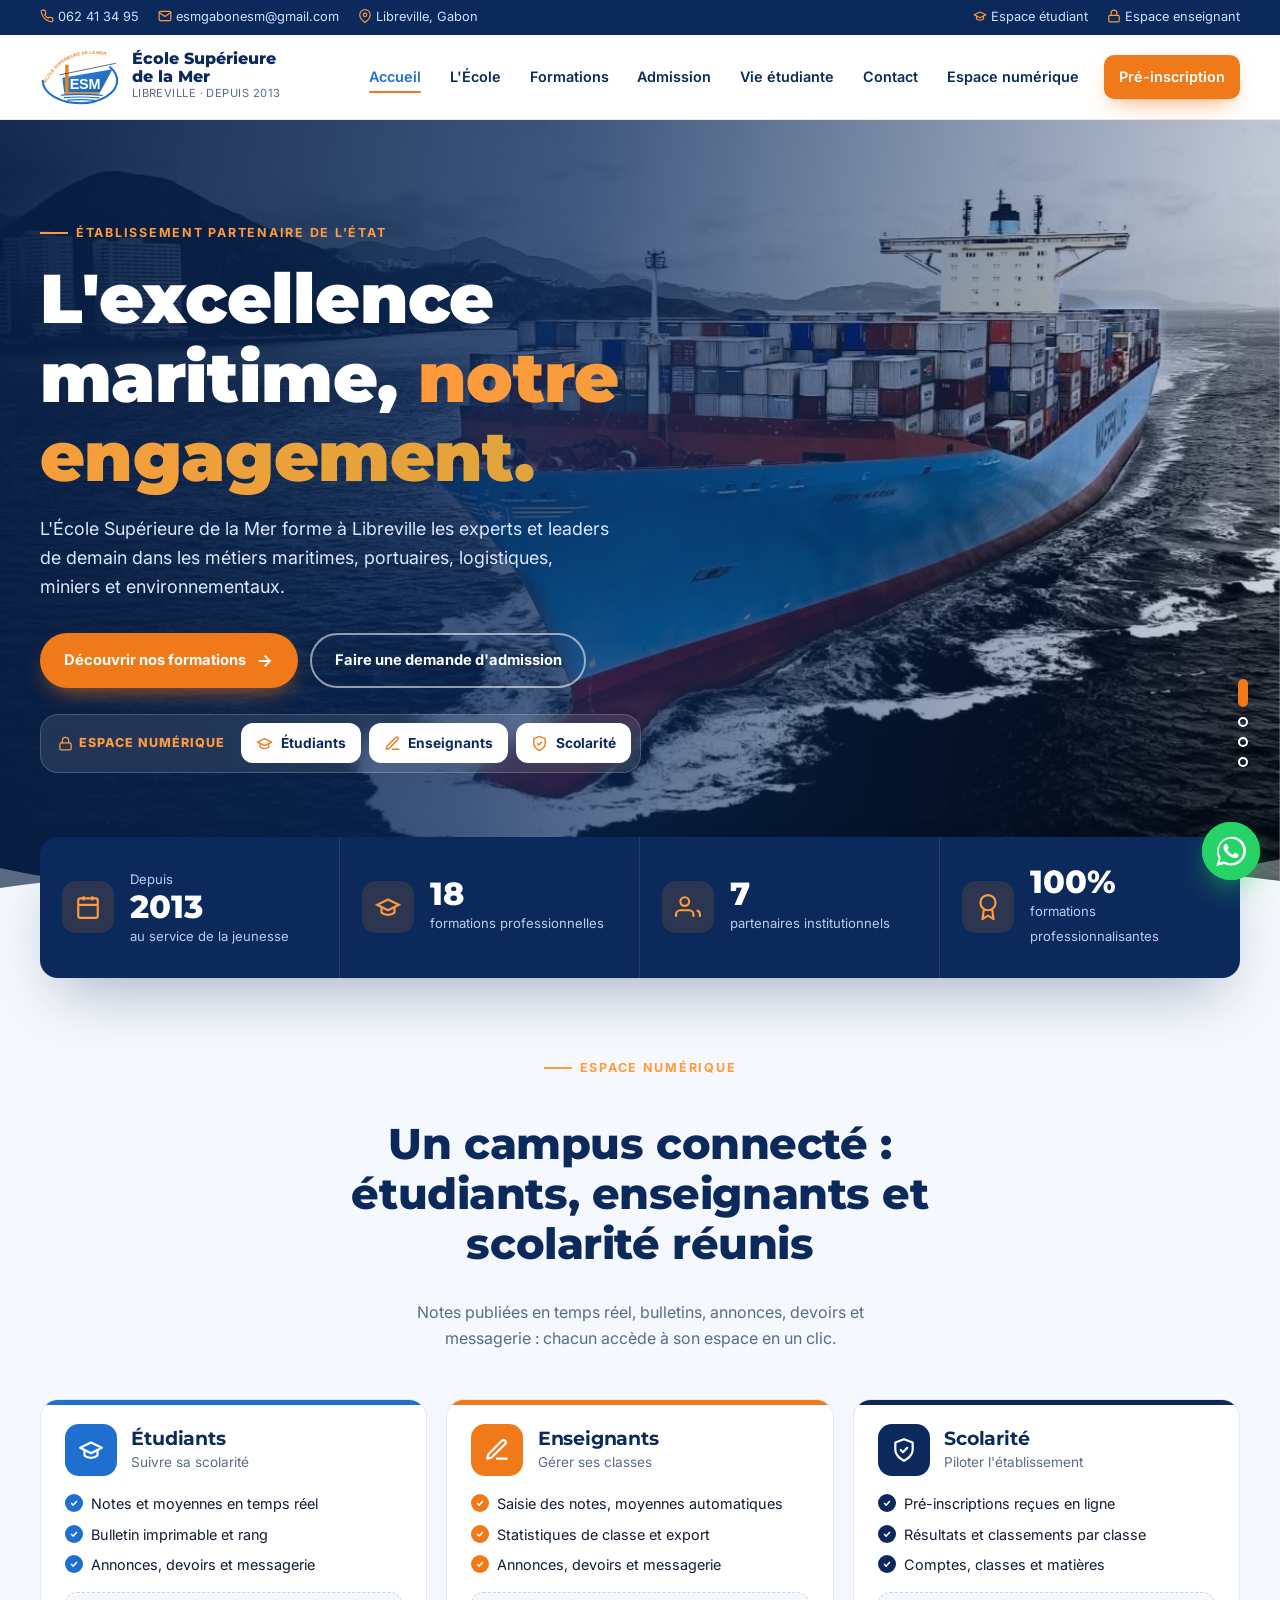
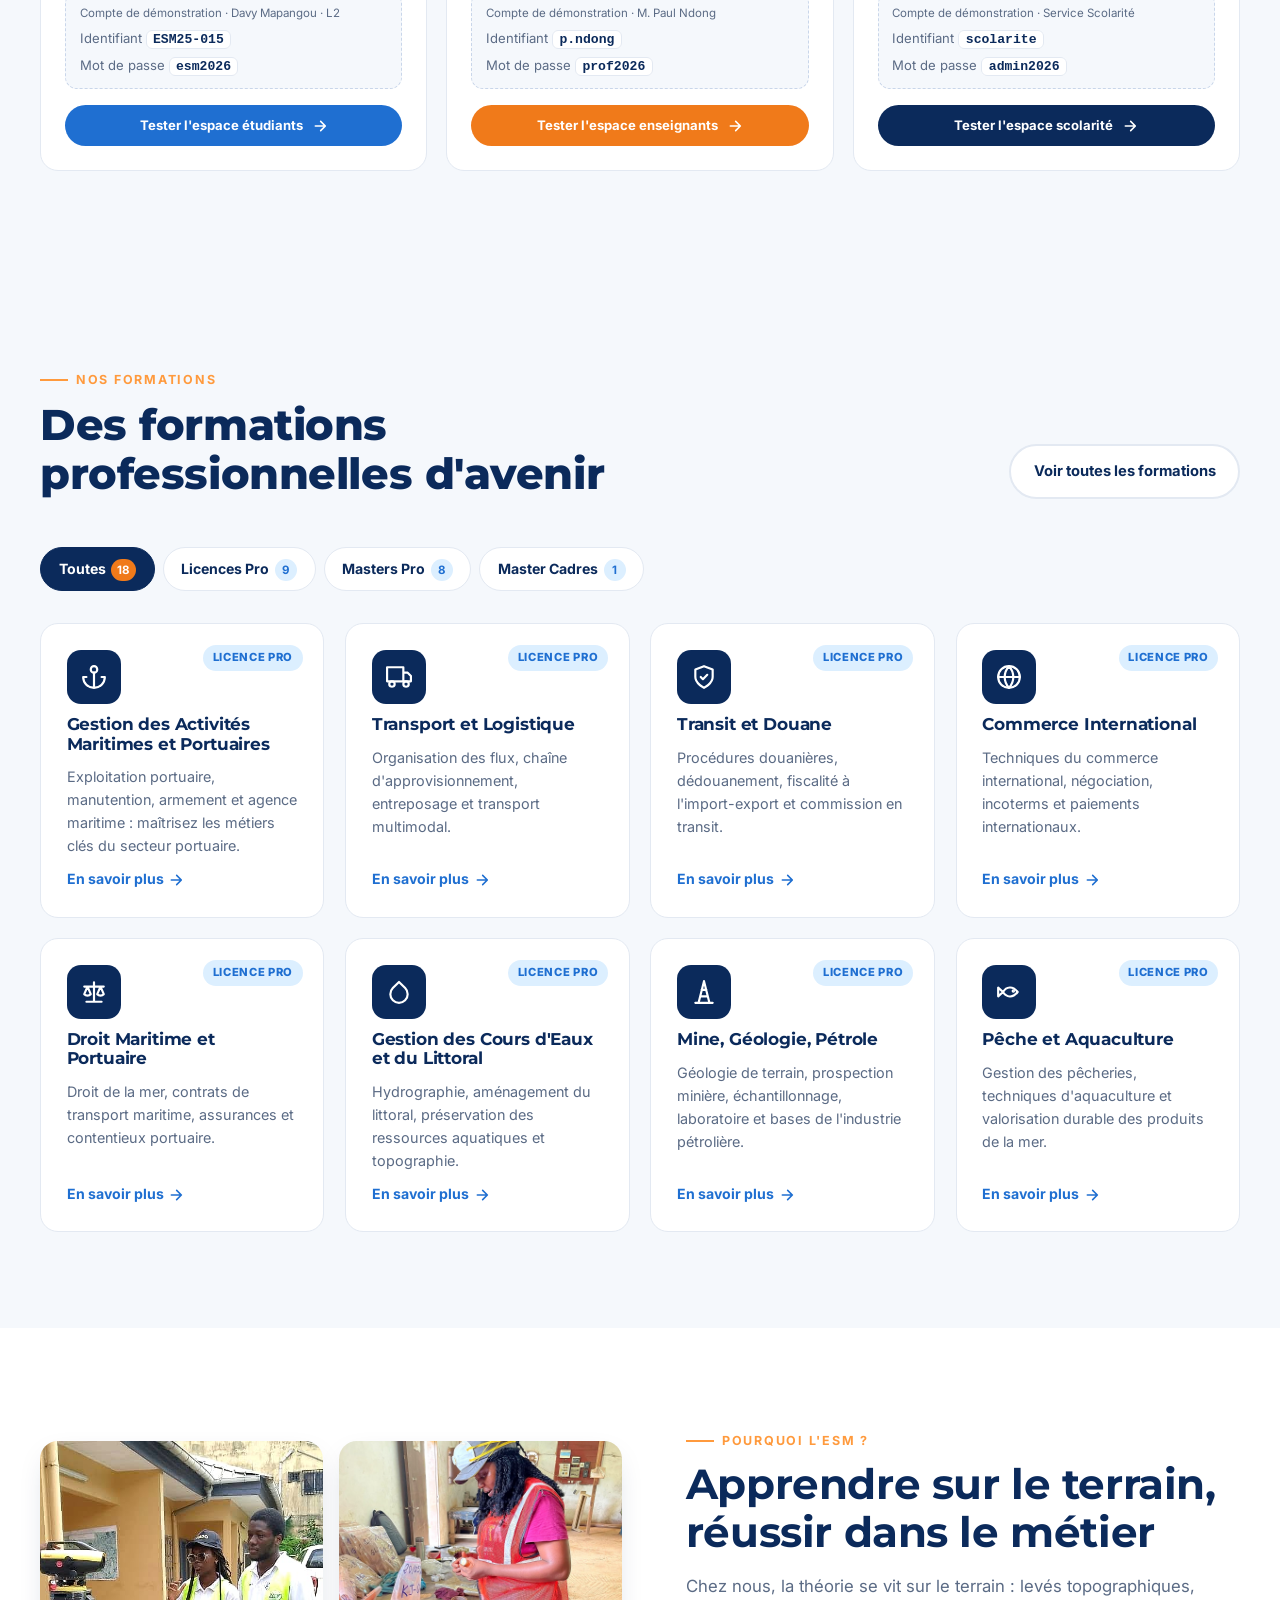
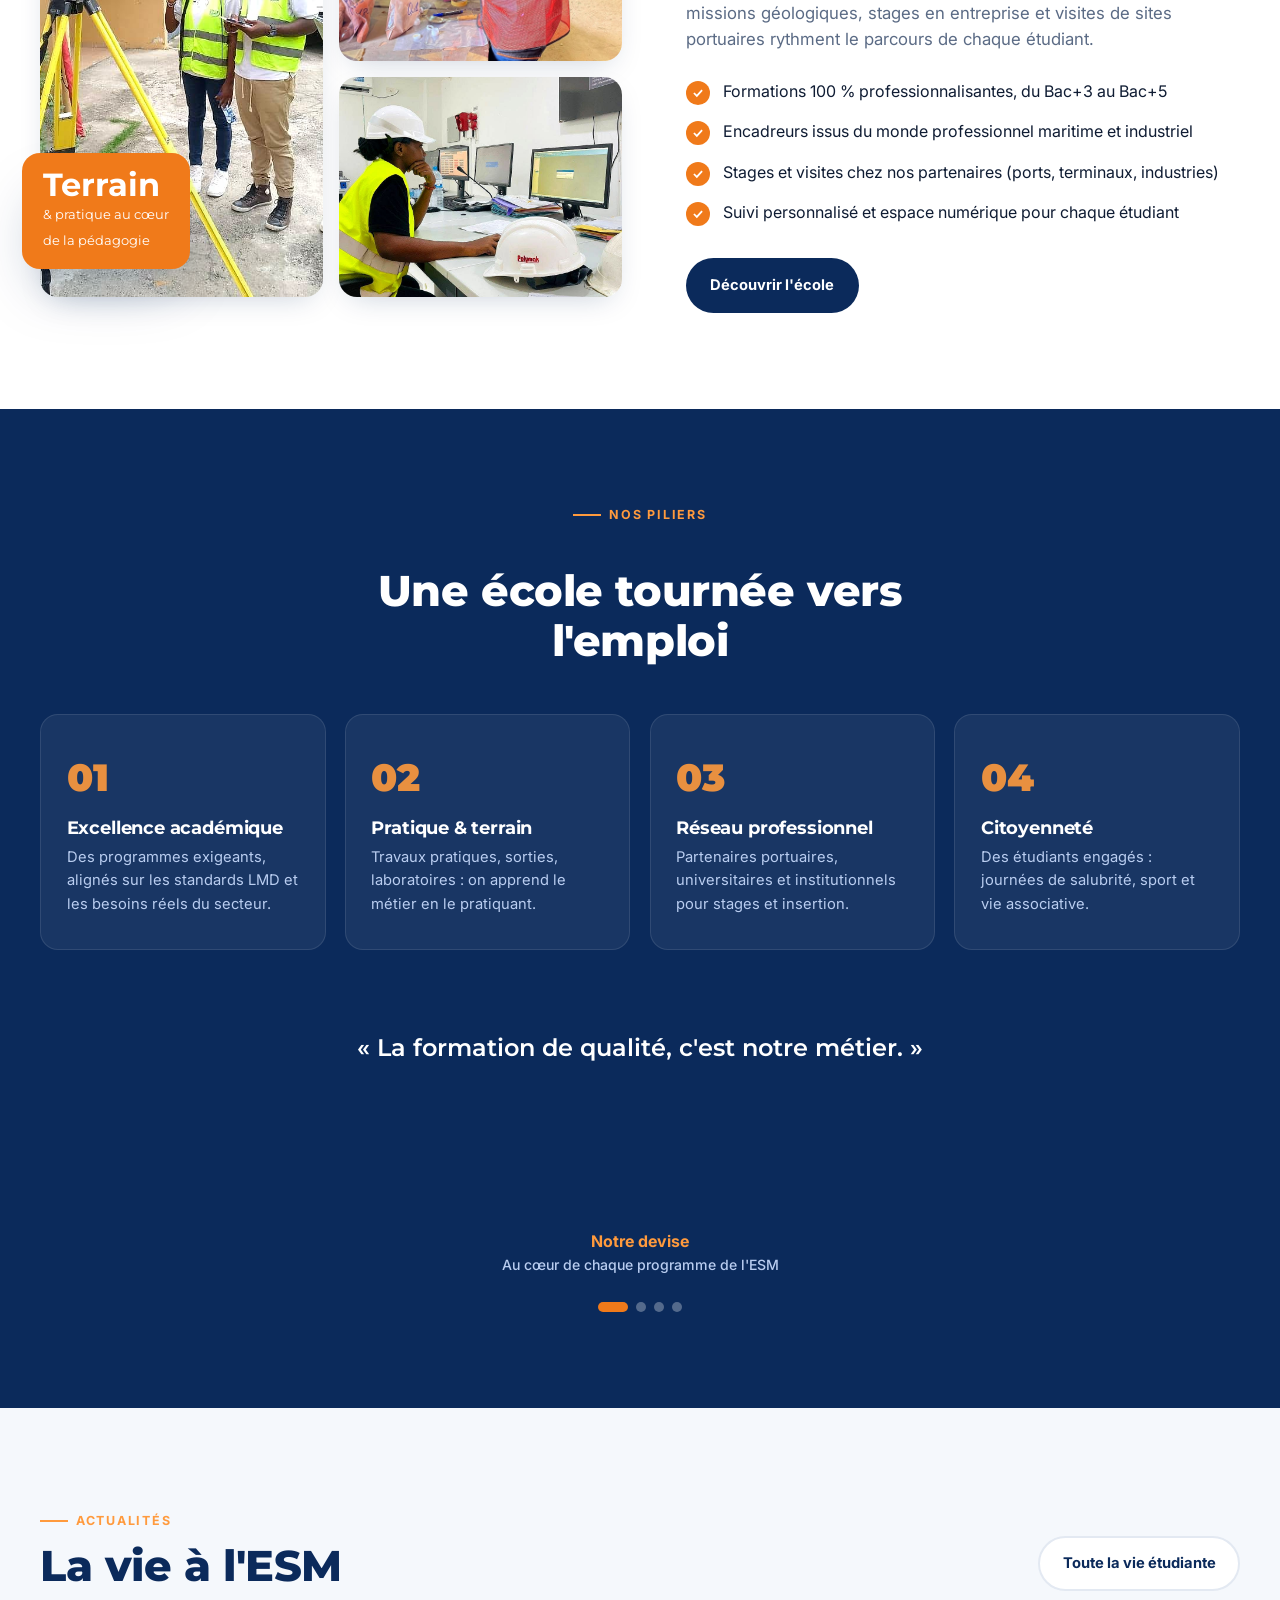
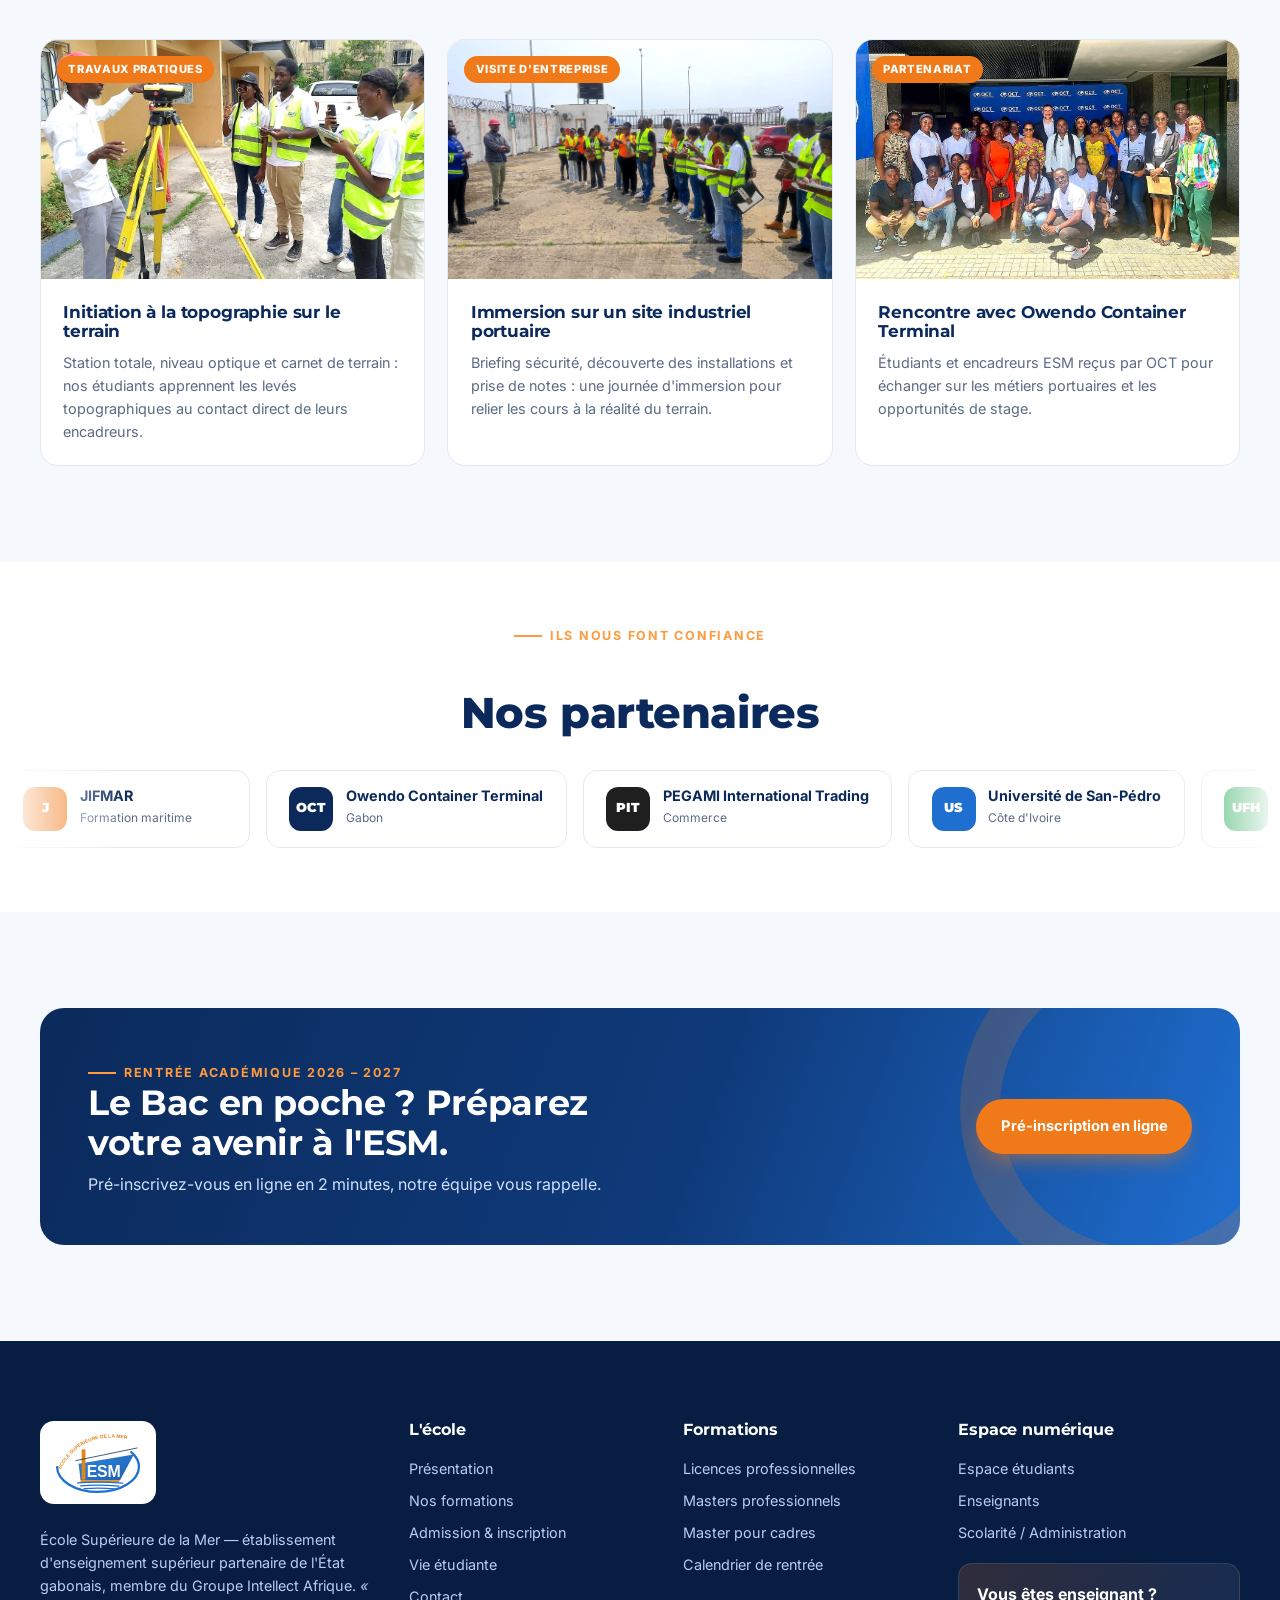
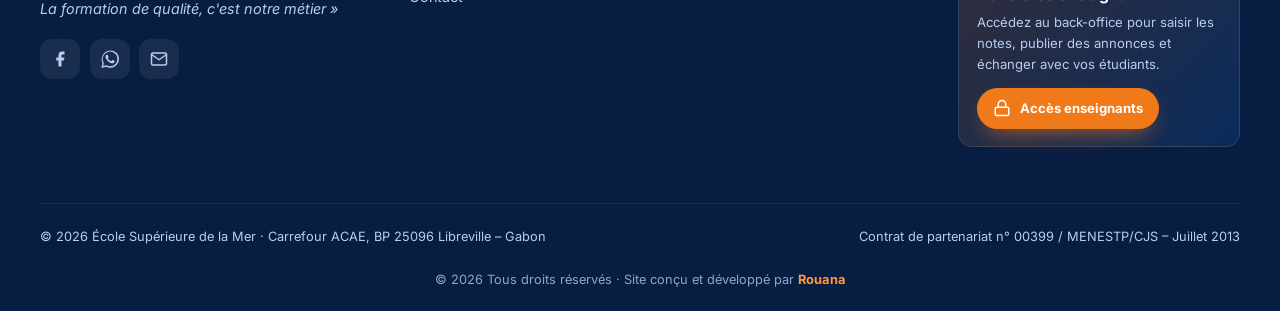
<file: index.html>
<!doctype html>
<html lang="fr">
<head>
<meta charset="utf-8">
<meta name="viewport" content="width=device-width, initial-scale=1">
<meta name="color-scheme" content="only light">
<meta name="theme-color" content="#0b2a5b">
<title>ESM – École Supérieure de la Mer · Libreville, Gabon</title>
<meta name="description" content="École Supérieure de la Mer (ESM) à Libreville : licences et masters professionnels dans les métiers maritimes, portuaires, logistiques, miniers et environnementaux.">
<meta property="og:title" content="ESM – École Supérieure de la Mer">
<meta property="og:description" content="La formation de qualité, c'est notre métier. Licences & Masters professionnels à Libreville.">
<meta property="og:image" content="assets/img/hero-navire.jpg">
<link rel="icon" href="assets/img/logo-esm.svg">
<link rel="preconnect" href="https://fonts.googleapis.com"><link rel="preconnect" href="https://fonts.gstatic.com" crossorigin>
<link href="https://fonts.googleapis.com/css2?family=Inter:wght@400;500;600;700&family=Montserrat:wght@600;700;800;900&display=swap" rel="stylesheet">
<link rel="stylesheet" href="assets/css/style.css">
</head>
<body data-page="index">
<div id="site-header"></div>

<section class="hero" style="padding:0">
  <div class="hero-slides">
    <figure class="on"><img src="assets/img/hero-navire.jpg" alt=""></figure>
    <figure><img src="assets/img/topo-groupe.jpg" alt=""></figure>
    <figure><img src="assets/img/navigation-cartes.jpg" alt="" style="object-position:70% 30%"></figure>
    <figure><img src="assets/img/ceremonie-toge.jpg" alt=""></figure>
  </div>
  <div class="wrap">
    <span class="eyebrow rv">Établissement partenaire de l'État</span>
    <h1 class="rv d1">L'excellence maritime, <em>notre engagement.</em></h1>
    <p class="lead rv d2">L'École Supérieure de la Mer forme à Libreville les experts et leaders de demain dans les métiers maritimes, portuaires, logistiques, miniers et environnementaux.</p>
    <div class="cta rv d3">
      <a class="btn btn-orange" href="formations.html">Découvrir nos formations <svg viewBox="0 0 24 24" fill="none" stroke="currentColor" stroke-width="2.4"><path d="M5 12h14M13 5l7 7-7 7"/></svg></a>
      <a class="btn btn-ghost" href="admission.html#preinscription">Faire une demande d'admission</a>
    </div>
    <div class="quick rv d3" id="quick-access"></div>
  </div>
  <div class="hero-dots"></div>
  <svg class="wave" viewBox="0 0 1440 110" preserveAspectRatio="none" aria-hidden="true">
    <path d="M0 60 C 240 110 480 10 720 50 S 1200 100 1500 40 V110 H0Z" fill="rgba(245,248,252,.35)"/>
    <path d="M0 80 C 300 40 520 110 760 80 S 1180 40 1500 80 V110 H0Z" fill="#f5f8fc"/>
  </svg>
</section>

<div class="stats"><div class="wrap"><div class="grid">
  <div class="stat"><div class="ic"><svg viewBox="0 0 24 24" fill="none" stroke="currentColor" stroke-width="2"><rect x="3" y="4" width="18" height="18" rx="2"/><path d="M16 2v4M8 2v4M3 10h18"/></svg></div><div><span>Depuis</span><b>2013</b><span>au service de la jeunesse</span></div></div>
  <div class="stat"><div class="ic"><svg viewBox="0 0 24 24" fill="none" stroke="currentColor" stroke-width="2"><path d="M22 10L12 5 2 10l10 5 10-5z"/><path d="M6 12v5c3 3 9 3 12 0v-5"/></svg></div><div><b data-count="18">0</b><span>formations professionnelles</span></div></div>
  <div class="stat"><div class="ic"><svg viewBox="0 0 24 24" fill="none" stroke="currentColor" stroke-width="2"><path d="M17 21v-2a4 4 0 00-4-4H5a4 4 0 00-4 4v2"/><circle cx="9" cy="7" r="4"/><path d="M23 21v-2a4 4 0 00-3-3.87"/></svg></div><div><b data-count="7">0</b><span>partenaires institutionnels</span></div></div>
  <div class="stat"><div class="ic"><svg viewBox="0 0 24 24" fill="none" stroke="currentColor" stroke-width="2"><circle cx="12" cy="8" r="7"/><path d="M8.2 13.9L7 23l5-3 5 3-1.2-9.1"/></svg></div><div><b data-count="100" data-suffix="%">0</b><span>formations professionnalisantes</span></div></div>
</div></div></div>

<section class="espace-sec" id="espace-numerique">
  <div class="wrap">
    <div class="center"><div class="sec-head"><span class="eyebrow rv">Espace numérique</span><h2 class="rv d1">Un campus connecté : étudiants, enseignants et scolarité réunis</h2><p class="rv d2">Notes publiées en temps réel, bulletins, annonces, devoirs et messagerie : chacun accède à son espace en un clic.</p></div></div>
    <div class="access" id="access-cards"></div>
  </div>
</section>

<section>
  <div class="wrap">
    <div class="sec-head">
      <div><span class="eyebrow rv">Nos formations</span><h2 class="rv d1">Des formations professionnelles d'avenir</h2></div>
      <a class="btn btn-line rv" href="formations.html">Voir toutes les formations</a>
    </div>
    <div class="tabs" id="formations-tabs"></div>
    <div class="cards swipe" id="formations-grid" data-limit="8"></div>
    <p class="swipe-hint">Faites glisser pour voir plus →</p>
  </div>
</section>

<section class="bg-white">
  <div class="wrap split">
    <div class="mosaic rv">
      <img src="assets/img/topo-cours.jpg" alt="Cours de topographie en plein air" loading="lazy">
      <img src="assets/img/labo-echantillons.jpg" alt="Étudiante au laboratoire" loading="lazy" style="object-position:center 30%">
      <img src="assets/img/salle-controle.jpg" alt="Stage en salle de contrôle" loading="lazy">
      <div class="badge"><b>Terrain</b><span>& pratique au cœur<br>de la pédagogie</span></div>
    </div>
    <div>
      <span class="eyebrow rv">Pourquoi l'ESM ?</span>
      <h2 class="rv d1" style="font-size:clamp(1.8rem,3.4vw,2.6rem);color:var(--navy);margin:.6rem 0 1rem">Apprendre sur le terrain, réussir dans le métier</h2>
      <p class="lead-p rv d2">Chez nous, la théorie se vit sur le terrain : levés topographiques, missions géologiques, stages en entreprise et visites de sites portuaires rythment le parcours de chaque étudiant.</p>
      <ul class="checks rv d2">
        <li>Formations 100 % professionnalisantes, du Bac+3 au Bac+5</li>
        <li>Encadreurs issus du monde professionnel maritime et industriel</li>
        <li>Stages et visites chez nos partenaires (ports, terminaux, industries)</li>
        <li>Suivi personnalisé et espace numérique pour chaque étudiant</li>
      </ul>
      <a class="btn btn-navy rv d3" href="ecole.html">Découvrir l'école</a>
    </div>
  </div>
</section>

<section class="bg-navy">
  <div class="wrap">
    <div class="center"><div class="sec-head"><span class="eyebrow">Nos piliers</span><h2>Une école tournée vers l'emploi</h2></div></div>
    <div class="pillars">
      <div class="pillar rv"><div class="num">01</div><h3>Excellence académique</h3><p>Des programmes exigeants, alignés sur les standards LMD et les besoins réels du secteur.</p></div>
      <div class="pillar rv d1"><div class="num">02</div><h3>Pratique & terrain</h3><p>Travaux pratiques, sorties, laboratoires : on apprend le métier en le pratiquant.</p></div>
      <div class="pillar rv d2"><div class="num">03</div><h3>Réseau professionnel</h3><p>Partenaires portuaires, universitaires et institutionnels pour stages et insertion.</p></div>
      <div class="pillar rv d3"><div class="num">04</div><h3>Citoyenneté</h3><p>Des étudiants engagés : journées de salubrité, sport et vie associative.</p></div>
    </div>
    <div class="testi" id="quotes" style="margin-top:5rem"><blockquote></blockquote><cite></cite><div class="dots"></div></div>
  </div>
</section>

<section>
  <div class="wrap">
    <div class="sec-head">
      <div><span class="eyebrow rv">Actualités</span><h2 class="rv d1">La vie à l'ESM</h2></div>
      <a class="btn btn-line rv" href="vie-etudiante.html">Toute la vie étudiante</a>
    </div>
    <div class="news swipe" id="news" data-limit="3"></div>
    <p class="swipe-hint">Faites glisser pour voir plus →</p>
  </div>
</section>

<section class="bg-white" style="padding:4rem 0">
  <div class="wrap"><div class="center"><div class="sec-head" style="margin-bottom:2rem"><span class="eyebrow">Ils nous font confiance</span><h2>Nos partenaires</h2></div></div></div>
  <div class="marquee"><div class="track" id="partners"></div></div>
</section>

<section>
  <div class="wrap">
    <div class="band rv">
      <div><span class="eyebrow">Rentrée académique 2026 – 2027</span><h2>Le Bac en poche ? Préparez votre avenir à l'ESM.</h2><p>Pré-inscrivez-vous en ligne en 2 minutes, notre équipe vous rappelle.</p></div>
      <a class="btn btn-orange" href="admission.html#preinscription">Pré-inscription en ligne</a>
    </div>
  </div>
</section>

<div id="site-footer"></div>
<script src="assets/js/data.js"></script>
<script src="assets/js/config.js"></script>
<script src="assets/js/store.js"></script>
<script src="assets/js/main.js"></script>
</body>
</html>
</file>
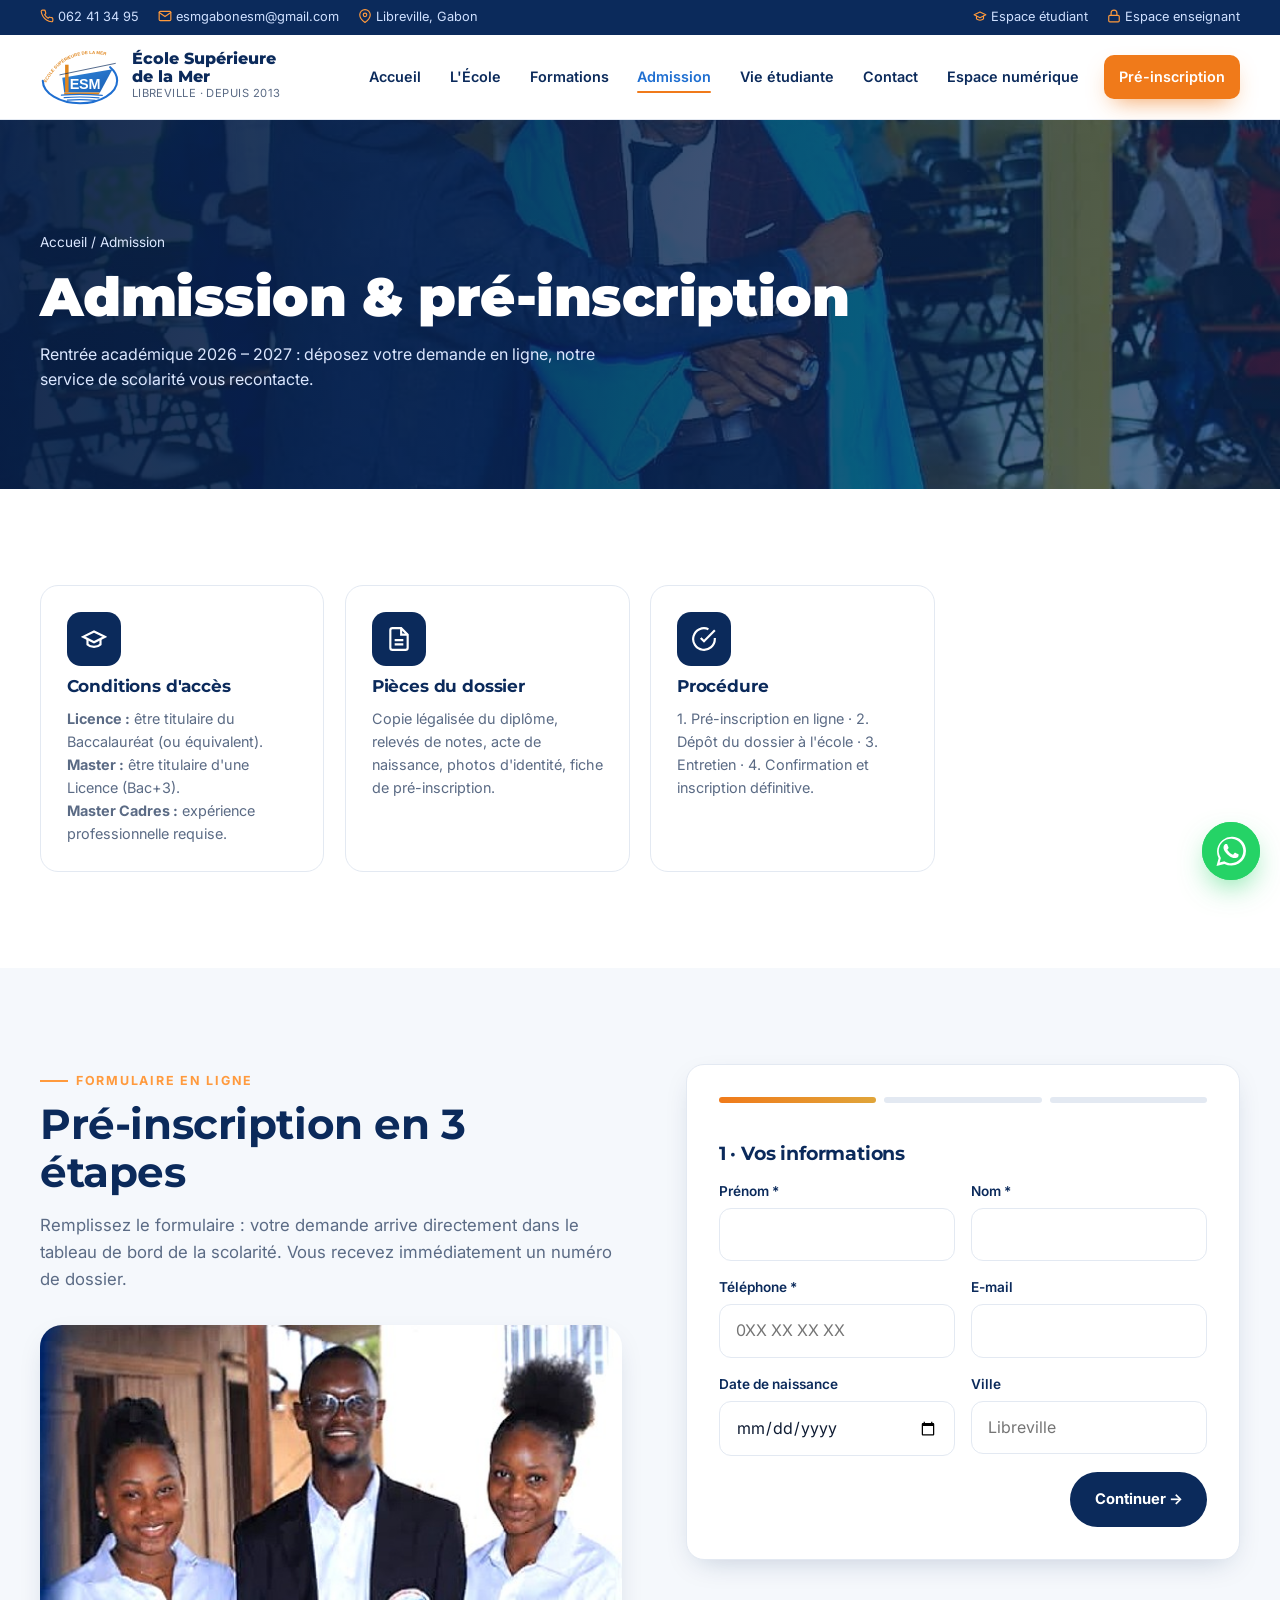
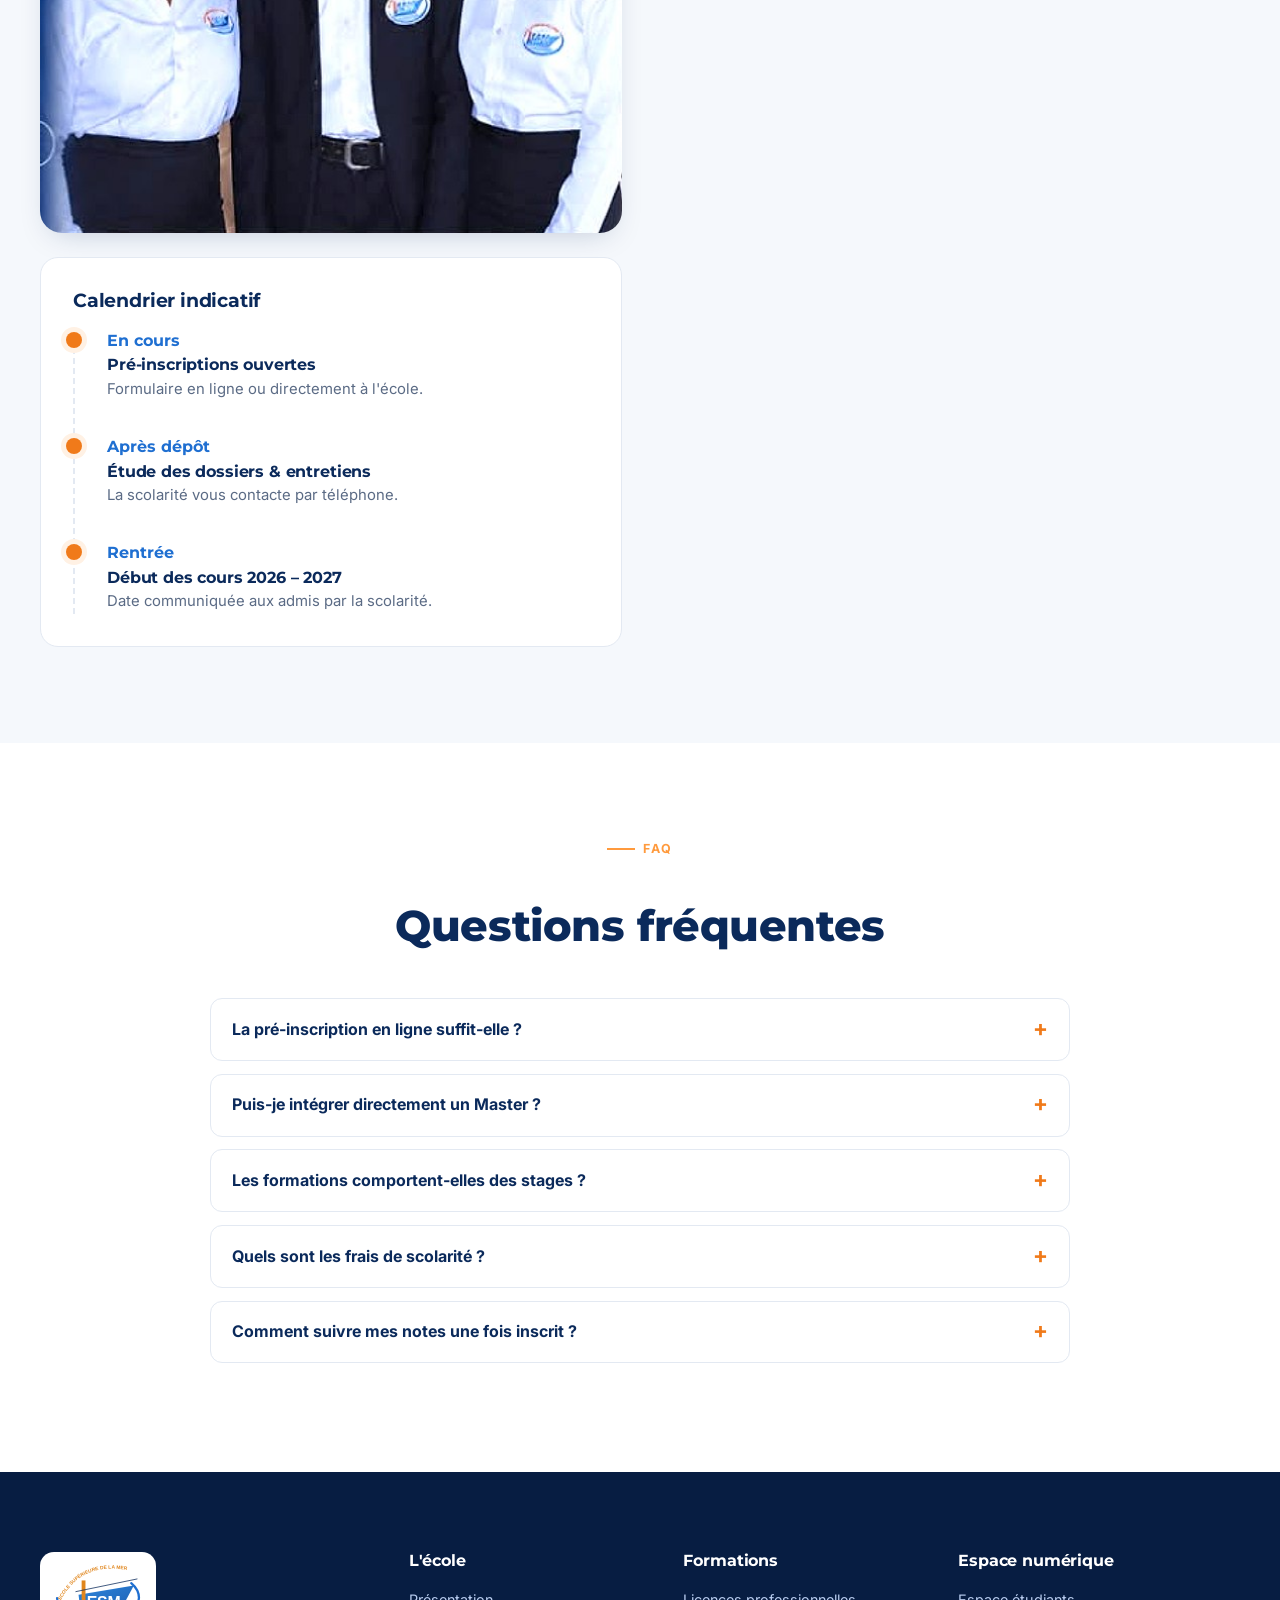
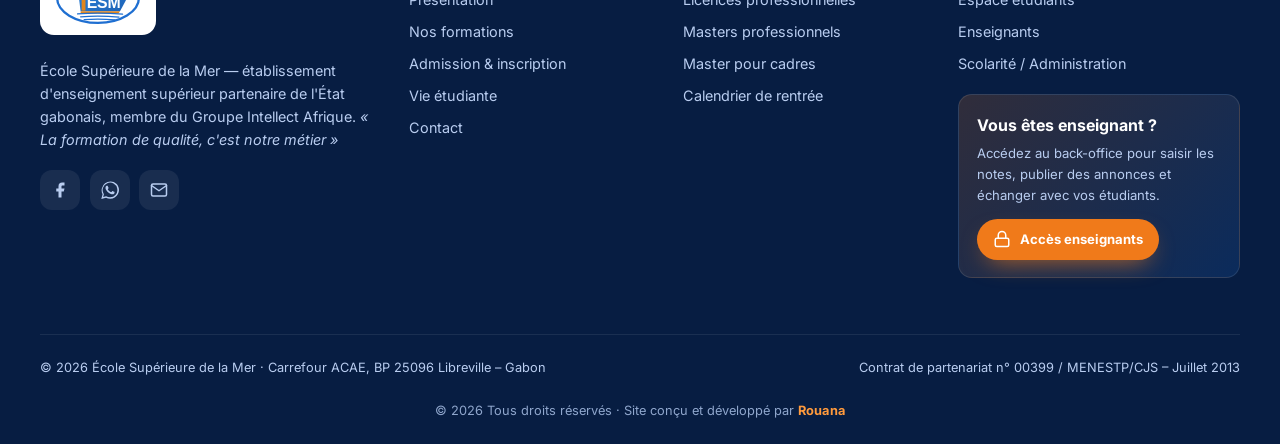
<file: admission.html>
<!doctype html>
<html lang="fr">
<head>
<meta charset="utf-8">
<meta name="viewport" content="width=device-width, initial-scale=1">
<meta name="color-scheme" content="only light">
<meta name="theme-color" content="#0b2a5b">
<title>Admission – ESM · École Supérieure de la Mer</title>
<meta name="description" content="Conditions d'admission, dossier et pré-inscription en ligne à l'École Supérieure de la Mer.">
<link rel="icon" href="assets/img/logo-esm.svg">
<link rel="preconnect" href="https://fonts.googleapis.com"><link rel="preconnect" href="https://fonts.gstatic.com" crossorigin>
<link href="https://fonts.googleapis.com/css2?family=Inter:wght@400;500;600;700&family=Montserrat:wght@600;700;800;900&display=swap" rel="stylesheet">
<link rel="stylesheet" href="assets/css/style.css">
</head>
<body data-page="admission">
<div id="site-header"></div>

<header class="page-hero">
  <img class="bg" src="assets/img/ceremonie-toge.jpg" alt="">
  <div class="wrap">
    <p class="crumbs"><a href="index.html">Accueil</a> / Admission</p>
    <h1>Admission & pré-inscription</h1>
    <p>Rentrée académique 2026 – 2027 : déposez votre demande en ligne, notre service de scolarité vous recontacte.</p>
  </div>
</header>

<section class="bg-white">
  <div class="wrap">
    <div class="cards">
      <div class="fcard rv"><div class="ic"><svg viewBox="0 0 24 24" fill="none" stroke="currentColor" stroke-width="2"><path d="M22 10L12 5 2 10l10 5 10-5z"/><path d="M6 12v5c3 3 9 3 12 0v-5"/></svg></div><h3>Conditions d'accès</h3><p><b>Licence :</b> être titulaire du Baccalauréat (ou équivalent).<br><b>Master :</b> être titulaire d'une Licence (Bac+3).<br><b>Master Cadres :</b> expérience professionnelle requise.</p></div>
      <div class="fcard rv d1"><div class="ic"><svg viewBox="0 0 24 24" fill="none" stroke="currentColor" stroke-width="2"><path d="M14 2H6a2 2 0 00-2 2v16a2 2 0 002 2h12a2 2 0 002-2V8z"/><path d="M14 2v6h6M16 13H8M16 17H8"/></svg></div><h3>Pièces du dossier</h3><p>Copie légalisée du diplôme, relevés de notes, acte de naissance, photos d'identité, fiche de pré-inscription.</p></div>
      <div class="fcard rv d2"><div class="ic"><svg viewBox="0 0 24 24" fill="none" stroke="currentColor" stroke-width="2"><path d="M22 11.1V12a10 10 0 11-5.9-9.1"/><path d="M22 4L12 14l-3-3"/></svg></div><h3>Procédure</h3><p>1. Pré-inscription en ligne · 2. Dépôt du dossier à l'école · 3. Entretien · 4. Confirmation et inscription définitive.</p></div>
    </div>
  </div>
</section>

<section id="preinscription">
  <div class="wrap split" style="align-items:start">
    <div>
      <span class="eyebrow rv">Formulaire en ligne</span>
      <h2 class="rv d1" style="font-size:clamp(1.8rem,3.4vw,2.6rem);color:var(--navy);margin:.6rem 0 1rem">Pré-inscription en 3 étapes</h2>
      <p class="lead-p rv d2">Remplissez le formulaire : votre demande arrive directement dans le tableau de bord de la scolarité. Vous recevez immédiatement un numéro de dossier.</p>
      <img class="rv" src="assets/img/etudiants-trio.jpg" alt="Étudiants de l'ESM" style="border-radius:22px;margin-top:2rem;box-shadow:var(--shadow);width:100%" loading="lazy">
      <div id="calendrier" class="panel rv" style="margin-top:1.5rem;box-shadow:none">
        <h3 style="color:var(--navy);margin-bottom:1rem">Calendrier indicatif</h3>
        <div class="timeline">
          <div class="tl"><b>En cours</b><h4>Pré-inscriptions ouvertes</h4><p>Formulaire en ligne ou directement à l'école.</p></div>
          <div class="tl"><b>Après dépôt</b><h4>Étude des dossiers & entretiens</h4><p>La scolarité vous contacte par téléphone.</p></div>
          <div class="tl"><b>Rentrée</b><h4>Début des cours 2026 – 2027</h4><p>Date communiquée aux admis par la scolarité.</p></div>
        </div>
      </div>
    </div>
    <form class="panel form rv" id="admission-form" novalidate>
      <div class="steps"><span></span><span></span><span></span></div>
      <div class="fstep">
        <h3 style="color:var(--navy)">1 · Vos informations</h3>
        <div class="row"><div class="field"><label for="prenom">Prénom *</label><input id="prenom" name="prenom" required autocomplete="given-name"></div><div class="field"><label for="nom">Nom *</label><input id="nom" name="nom" required autocomplete="family-name"></div></div>
        <div class="row"><div class="field"><label for="tel">Téléphone *</label><input id="tel" name="tel" type="tel" required placeholder="0XX XX XX XX" autocomplete="tel"></div><div class="field"><label for="email">E-mail</label><input id="email" name="email" type="email" autocomplete="email"></div></div>
        <div class="row"><div class="field"><label for="naissance">Date de naissance</label><input id="naissance" name="naissance" type="date"></div><div class="field"><label for="ville">Ville</label><input id="ville" name="ville" placeholder="Libreville"></div></div>
        <button type="button" class="btn btn-navy" data-next style="justify-self:end">Continuer →</button>
      </div>
      <div class="fstep">
        <h3 style="color:var(--navy)">2 · Votre projet</h3>
        <div class="field"><label for="formation">Formation souhaitée *</label><select id="formation" name="formation" required></select></div>
        <div class="row"><div class="field"><label for="niveau">Dernier diplôme obtenu *</label><select id="niveau" name="niveau" required><option value="">— Choisir —</option><option>Baccalauréat</option><option>BTS / DUT</option><option>Licence</option><option>Master</option><option>Autre</option></select></div><div class="field"><label for="serie">Série / spécialité</label><input id="serie" name="serie" placeholder="ex. C, D, B, G…"></div></div>
        <div style="display:flex;justify-content:space-between;gap:.6rem"><button type="button" class="btn btn-line" data-prev>← Retour</button><button type="button" class="btn btn-navy" data-next>Continuer →</button></div>
      </div>
      <div class="fstep">
        <h3 style="color:var(--navy)">3 · Motivation</h3>
        <div class="field"><label for="motivation">Pourquoi souhaitez-vous rejoindre l'ESM ?</label><textarea id="motivation" name="motivation" placeholder="Quelques lignes sur votre projet professionnel…"></textarea></div>
        <div class="field"><label for="source">Comment avez-vous connu l'ESM ?</label><select id="source" name="source"><option>Facebook</option><option>Bouche-à-oreille</option><option>Salon / forum</option><option>Affiche</option><option>Autre</option></select></div>
        <label style="display:flex;gap:.6rem;font-size:.86rem;color:var(--muted)"><input type="checkbox" required> J'accepte d'être recontacté(e) par l'ESM au sujet de ma demande.</label>
        <div style="display:flex;justify-content:space-between;gap:.6rem"><button type="button" class="btn btn-line" data-prev>← Retour</button><button class="btn btn-orange" type="submit">Envoyer ma pré-inscription</button></div>
      </div>
    </form>
  </div>
</section>

<section class="bg-white">
  <div class="wrap" style="max-width:860px">
    <div class="center"><div class="sec-head"><span class="eyebrow">FAQ</span><h2>Questions fréquentes</h2></div></div>
    <div class="faq">
      <details><summary>La pré-inscription en ligne suffit-elle ?</summary><p>Non, elle permet d'ouvrir votre dossier. L'inscription devient définitive après dépôt des pièces à l'école et validation par la scolarité.</p></details>
      <details><summary>Puis-je intégrer directement un Master ?</summary><p>Oui, si vous êtes titulaire d'une Licence (Bac+3) dans un domaine compatible. Votre dossier sera étudié par l'équipe pédagogique.</p></details>
      <details><summary>Les formations comportent-elles des stages ?</summary><p>Oui. Toutes nos formations intègrent des sorties de terrain, des visites d'entreprises et un stage professionnel encadré.</p></details>
      <details><summary>Quels sont les frais de scolarité ?</summary><p>Les frais dépendent de la formation et du niveau. Contactez la scolarité par téléphone, WhatsApp ou e-mail pour recevoir la grille tarifaire à jour.</p></details>
      <details><summary>Comment suivre mes notes une fois inscrit ?</summary><p>Chaque étudiant reçoit un identifiant pour l'Espace numérique : notes, moyennes, bulletin, annonces et messagerie avec les enseignants.</p></details>
    </div>
  </div>
</section>

<div id="site-footer"></div>
<script src="assets/js/data.js"></script>
<script src="assets/js/config.js"></script>
<script src="assets/js/store.js"></script>
<script src="assets/js/main.js"></script>
</body>
</html>
</file>
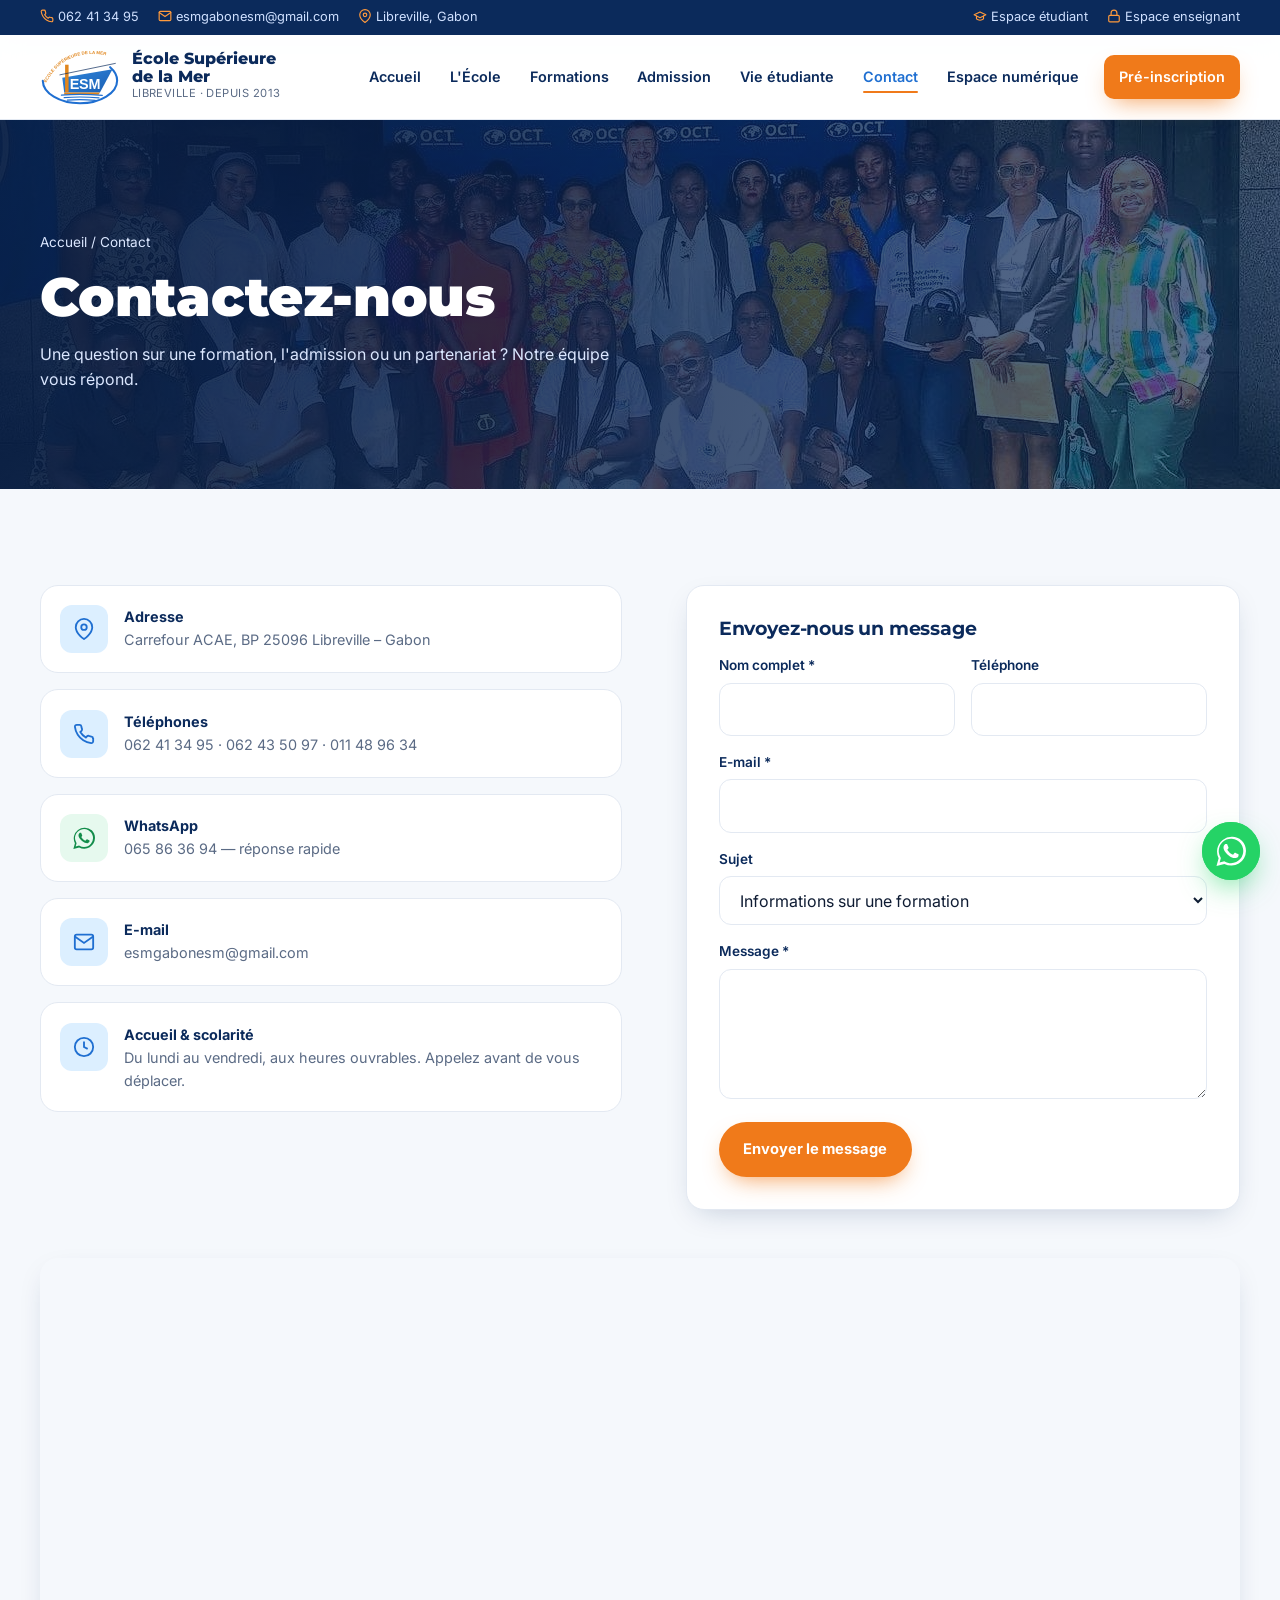
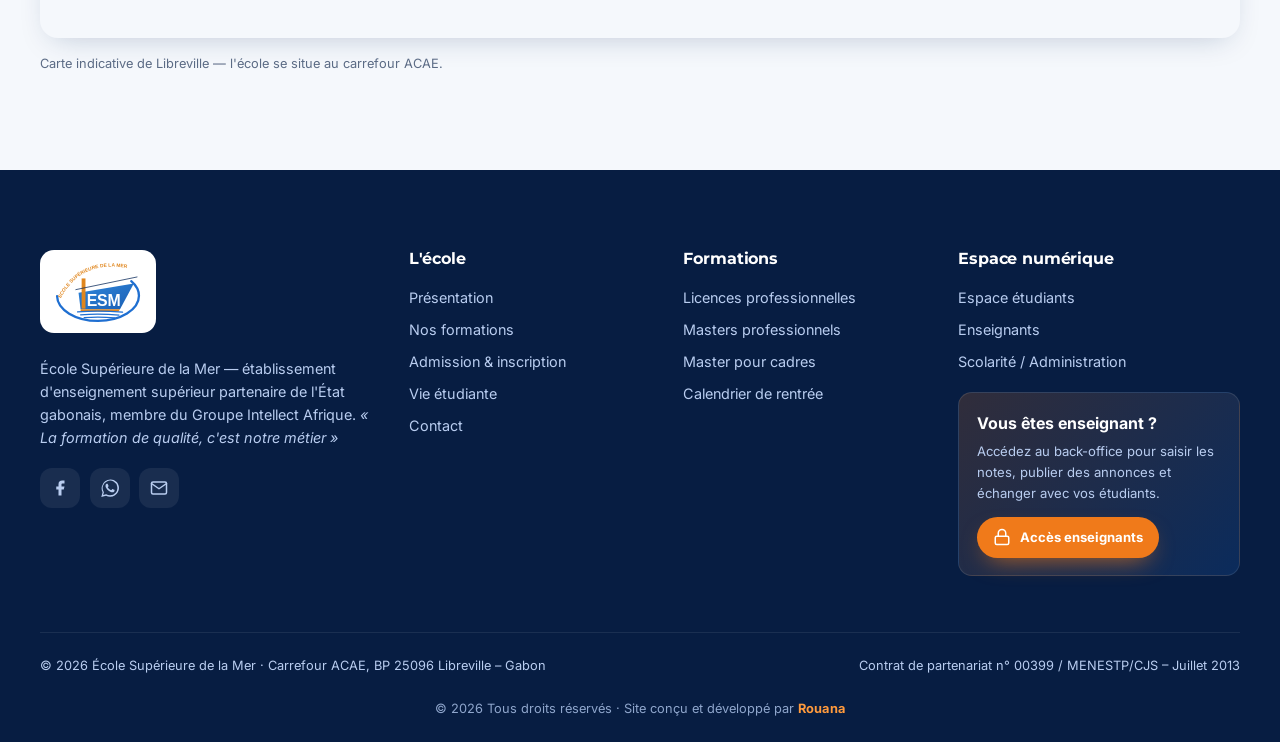
<file: contact.html>
<!doctype html>
<html lang="fr">
<head>
<meta charset="utf-8">
<meta name="viewport" content="width=device-width, initial-scale=1">
<meta name="color-scheme" content="only light">
<meta name="theme-color" content="#0b2a5b">
<title>Contact – ESM · École Supérieure de la Mer</title>
<meta name="description" content="Contactez l'École Supérieure de la Mer à Libreville : téléphone, WhatsApp, e-mail et adresse.">
<link rel="icon" href="assets/img/logo-esm.svg">
<link rel="preconnect" href="https://fonts.googleapis.com"><link rel="preconnect" href="https://fonts.gstatic.com" crossorigin>
<link href="https://fonts.googleapis.com/css2?family=Inter:wght@400;500;600;700&family=Montserrat:wght@600;700;800;900&display=swap" rel="stylesheet">
<link rel="stylesheet" href="assets/css/style.css">
</head>
<body data-page="contact">
<div id="site-header"></div>

<header class="page-hero">
  <img class="bg" src="assets/img/partenariat-oct.jpg" alt="">
  <div class="wrap">
    <p class="crumbs"><a href="index.html">Accueil</a> / Contact</p>
    <h1>Contactez-nous</h1>
    <p>Une question sur une formation, l'admission ou un partenariat ? Notre équipe vous répond.</p>
  </div>
</header>

<section>
  <div class="wrap split" style="align-items:start">
    <div class="cinfo">
      <a class="citem rv" href="https://www.google.com/maps/search/?api=1&query=Carrefour+ACAE+Libreville+Gabon" target="_blank" rel="noopener"><span class="ic"><svg viewBox="0 0 24 24" fill="none" stroke="currentColor" stroke-width="2"><path d="M21 10c0 7-9 13-9 13s-9-6-9-13a9 9 0 0118 0z"/><circle cx="12" cy="10" r="3"/></svg></span><span><b>Adresse</b><span>Carrefour ACAE, BP 25096 Libreville – Gabon</span></span></a>
      <div class="citem rv d1"><span class="ic"><svg viewBox="0 0 24 24" fill="none" stroke="currentColor" stroke-width="2"><path d="M22 16.9v3a2 2 0 01-2.2 2 19.8 19.8 0 01-8.6-3.1 19.5 19.5 0 01-6-6A19.8 19.8 0 012.1 4.2 2 2 0 014.1 2h3a2 2 0 012 1.7c.1.9.4 1.8.7 2.7a2 2 0 01-.5 2.1L8 9.8a16 16 0 006 6l1.3-1.3a2 2 0 012.1-.4c.9.3 1.8.6 2.7.7a2 2 0 011.7 2z"/></svg></span><span><b>Téléphones</b><span><a href="tel:+24162413495">062 41 34 95</a> · <a href="tel:+24162435097">062 43 50 97</a> · <a href="tel:+24111489634">011 48 96 34</a></span></span></div>
      <a class="citem rv d1" href="https://wa.me/24165863694" target="_blank" rel="noopener"><span class="ic" style="background:#e6f9ee;color:#128c4a"><svg viewBox="0 0 24 24" fill="currentColor"><path d="M17.5 14.4c-.3-.1-1.8-.9-2-1-.3-.1-.5-.1-.7.1-.2.3-.8 1-.9 1.2-.2.2-.3.2-.6.1-.3-.1-1.3-.5-2.4-1.5-.9-.8-1.5-1.8-1.7-2.1-.2-.3 0-.5.1-.6l.4-.5c.2-.2.2-.3.3-.5.1-.2 0-.4 0-.5l-.9-2.2c-.2-.6-.5-.5-.7-.5h-.6c-.2 0-.5.1-.8.4-.3.3-1 1-1 2.5s1.1 2.9 1.2 3.1c.1.2 2.1 3.2 5.1 4.5.7.3 1.3.5 1.7.6.7.2 1.4.2 1.9.1.6-.1 1.8-.7 2-1.4.2-.7.2-1.3.2-1.4-.1-.2-.3-.3-.6-.4zM12 21.8c-1.8 0-3.5-.5-5-1.4l-.4-.2-3.7 1 1-3.6-.2-.4A9.8 9.8 0 1112 21.8zm8.4-18.2A11.8 11.8 0 002.1 17.8L.4 24l6.3-1.7A11.8 11.8 0 0024 12c0-3.2-1.2-6.1-3.5-8.4z"/></svg></span><span><b>WhatsApp</b><span>065 86 36 94 — réponse rapide</span></span></a>
      <a class="citem rv d2" href="mailto:esmgabonesm@gmail.com"><span class="ic"><svg viewBox="0 0 24 24" fill="none" stroke="currentColor" stroke-width="2"><path d="M4 4h16c1.1 0 2 .9 2 2v12c0 1.1-.9 2-2 2H4c-1.1 0-2-.9-2-2V6c0-1.1.9-2 2-2z"/><path d="M22 6l-10 7L2 6"/></svg></span><span><b>E-mail</b><span>esmgabonesm@gmail.com</span></span></a>
      <div class="citem rv d3"><span class="ic"><svg viewBox="0 0 24 24" fill="none" stroke="currentColor" stroke-width="2"><circle cx="12" cy="12" r="10"/><path d="M12 6v6l4 2"/></svg></span><span><b>Accueil & scolarité</b><span>Du lundi au vendredi, aux heures ouvrables. Appelez avant de vous déplacer.</span></span></div>
    </div>
    <form class="panel form rv" id="contact-form">
      <h3 style="color:var(--navy)">Envoyez-nous un message</h3>
      <div class="row"><div class="field"><label for="c-nom">Nom complet *</label><input id="c-nom" name="nom" required autocomplete="name"></div><div class="field"><label for="c-tel">Téléphone</label><input id="c-tel" name="tel" type="tel" autocomplete="tel"></div></div>
      <div class="field"><label for="c-email">E-mail *</label><input id="c-email" name="email" type="email" required autocomplete="email"></div>
      <div class="field"><label for="c-sujet">Sujet</label><select id="c-sujet" name="sujet"><option>Informations sur une formation</option><option>Admission / inscription</option><option>Partenariat / entreprise</option><option>Stage</option><option>Autre</option></select></div>
      <div class="field"><label for="c-msg">Message *</label><textarea id="c-msg" name="message" required></textarea></div>
      <button class="btn btn-orange" type="submit" style="justify-self:start">Envoyer le message</button>
    </form>
  </div>
  <div class="wrap">
    <iframe class="map" title="Carte – Libreville" loading="lazy" referrerpolicy="no-referrer-when-downgrade" src="https://www.openstreetmap.org/export/embed.html?bbox=9.38%2C0.36%2C9.52%2C0.45&amp;layer=mapnik&amp;marker=0.4061%2C9.4673"></iframe>
    <p style="font-size:.8rem;color:var(--muted);margin-top:.5rem">Carte indicative de Libreville — l'école se situe au carrefour ACAE.</p>
  </div>
</section>

<div id="site-footer"></div>
<script src="assets/js/data.js"></script>
<script src="assets/js/config.js"></script>
<script src="assets/js/store.js"></script>
<script src="assets/js/main.js"></script>
</body>
</html>
</file>
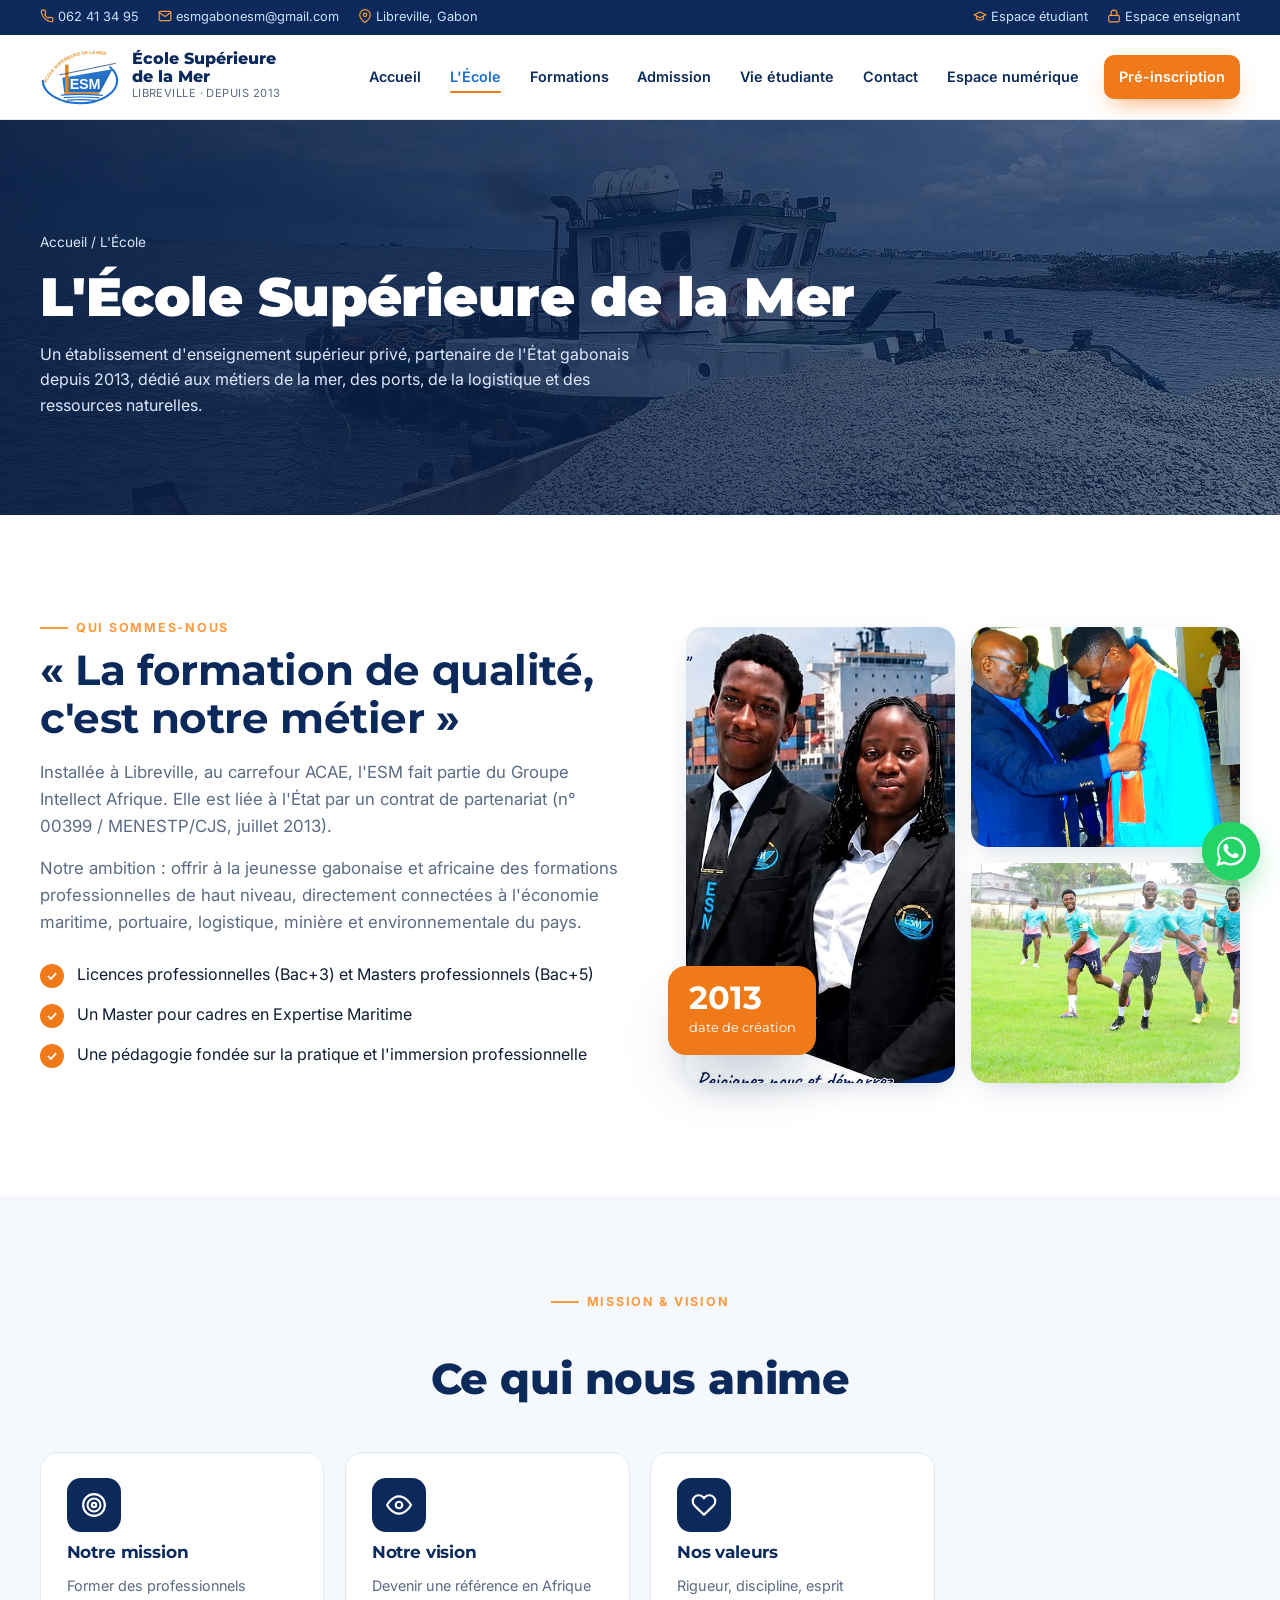
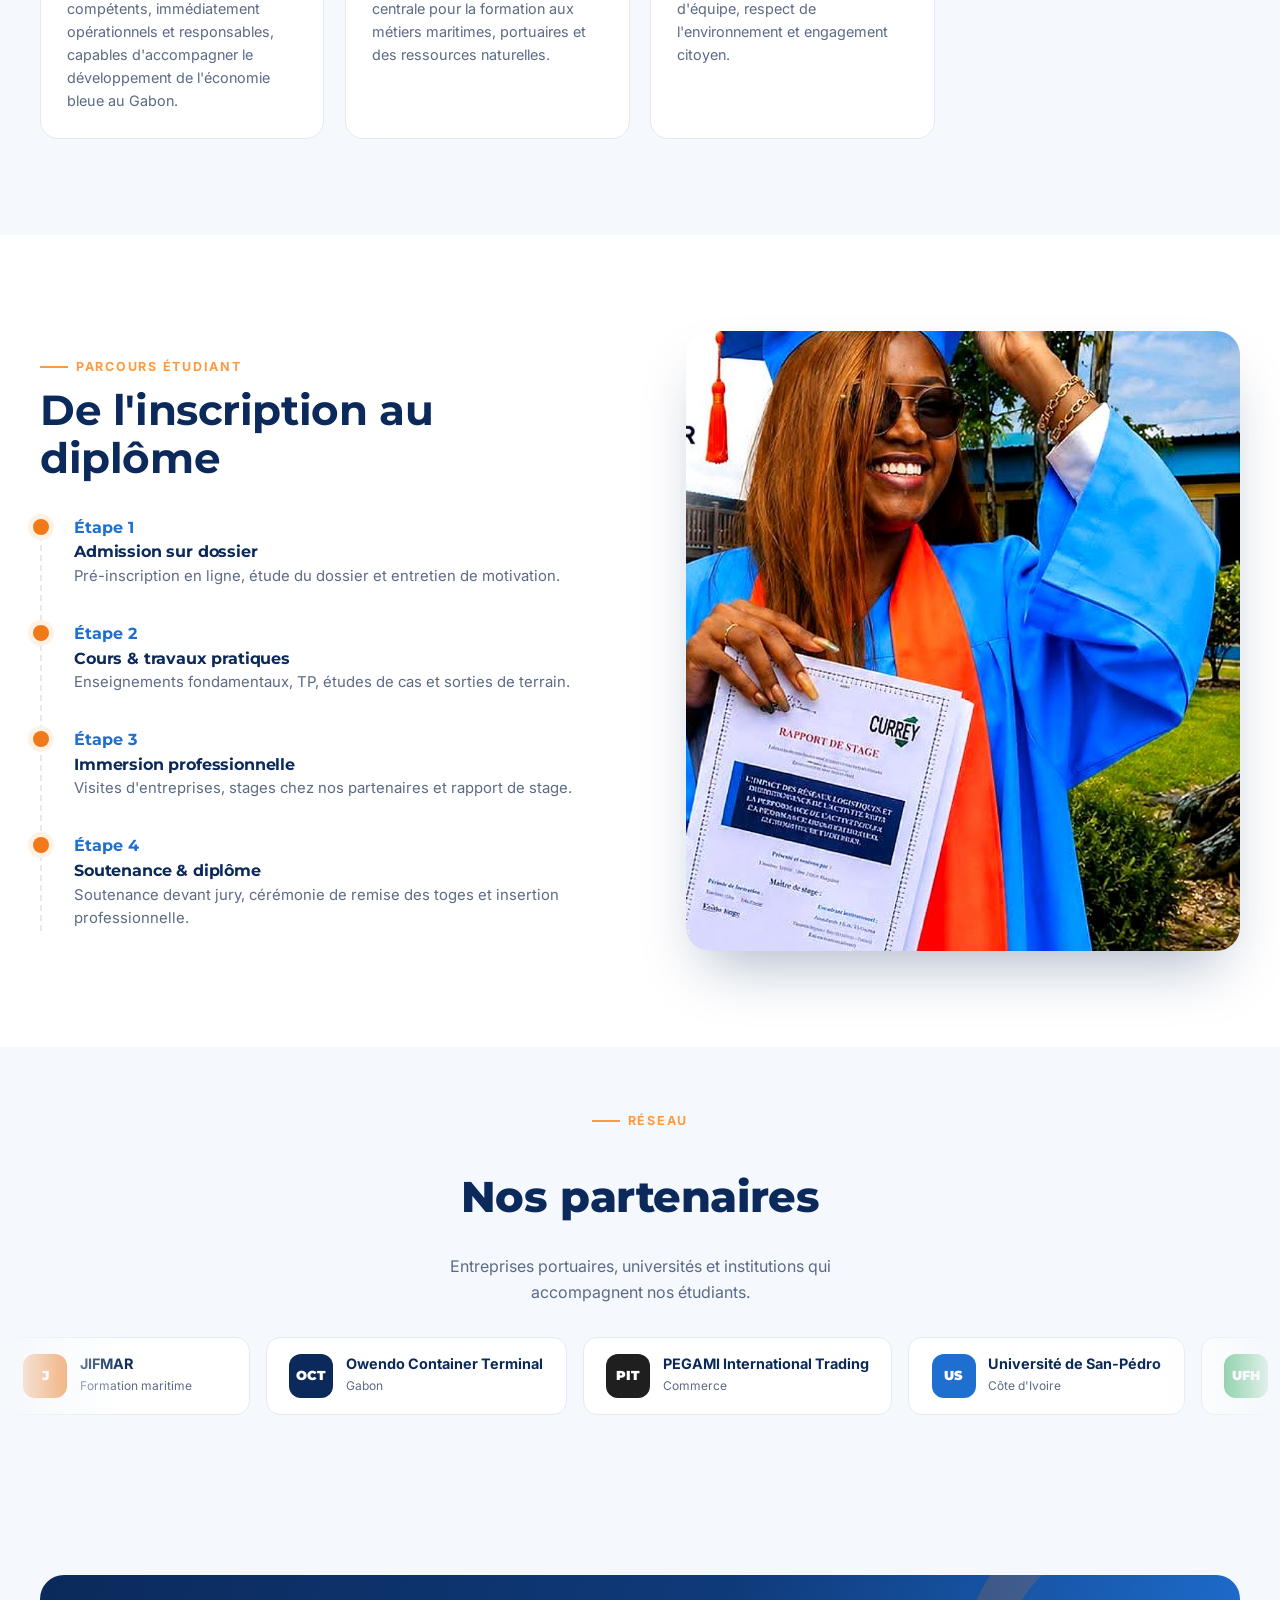
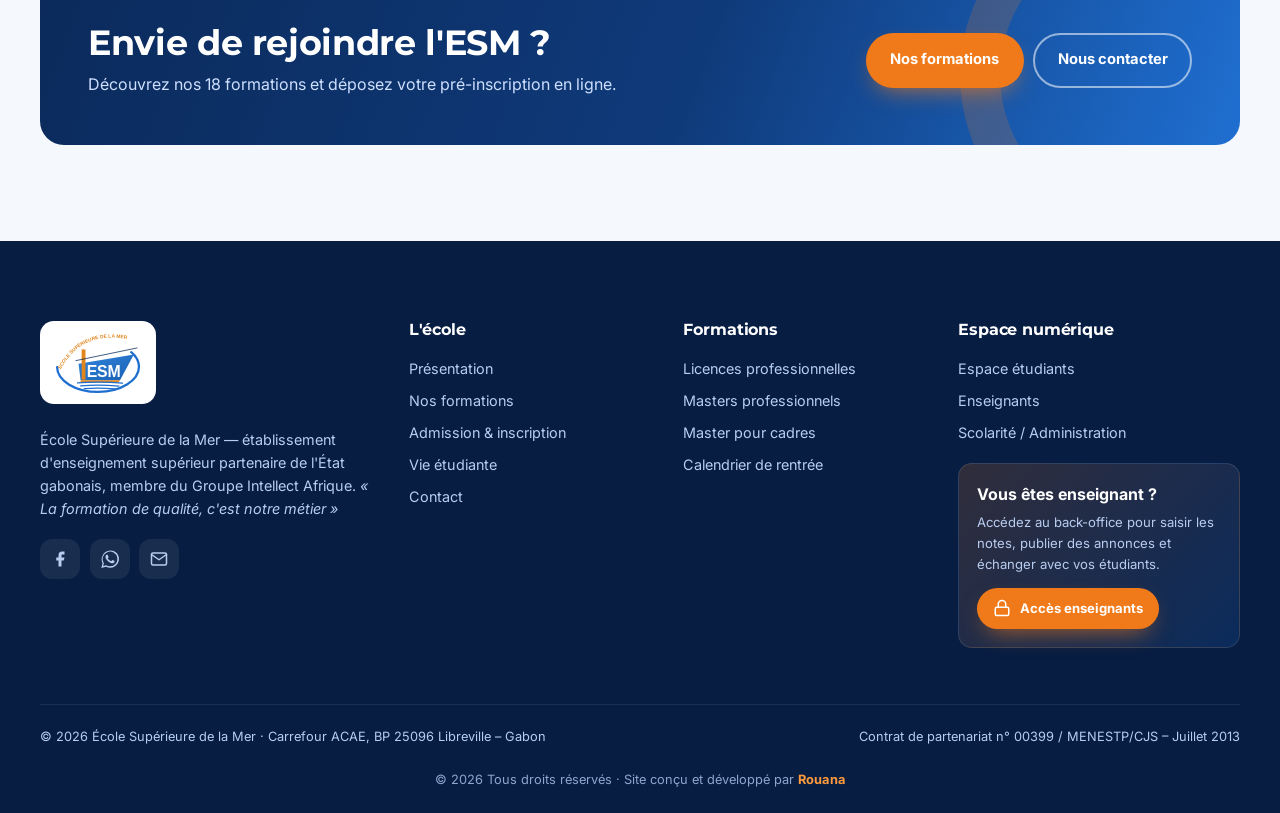
<file: ecole.html>
<!doctype html>
<html lang="fr">
<head>
<meta charset="utf-8">
<meta name="viewport" content="width=device-width, initial-scale=1">
<meta name="color-scheme" content="only light">
<meta name="theme-color" content="#0b2a5b">
<title>L'École – ESM · École Supérieure de la Mer</title>
<meta name="description" content="Présentation de l'École Supérieure de la Mer : mission, valeurs, pédagogie et partenaires.">
<link rel="icon" href="assets/img/logo-esm.svg">
<link rel="preconnect" href="https://fonts.googleapis.com"><link rel="preconnect" href="https://fonts.gstatic.com" crossorigin>
<link href="https://fonts.googleapis.com/css2?family=Inter:wght@400;500;600;700&family=Montserrat:wght@600;700;800;900&display=swap" rel="stylesheet">
<link rel="stylesheet" href="assets/css/style.css">
</head>
<body data-page="ecole">
<div id="site-header"></div>

<header class="page-hero">
  <img class="bg" src="assets/img/remorqueur.jpg" alt="">
  <div class="wrap">
    <p class="crumbs"><a href="index.html">Accueil</a> / L'École</p>
    <h1>L'École Supérieure de la Mer</h1>
    <p>Un établissement d'enseignement supérieur privé, partenaire de l'État gabonais depuis 2013, dédié aux métiers de la mer, des ports, de la logistique et des ressources naturelles.</p>
  </div>
</header>

<section class="bg-white">
  <div class="wrap split">
    <div>
      <span class="eyebrow rv">Qui sommes-nous</span>
      <h2 class="rv d1" style="font-size:clamp(1.8rem,3.4vw,2.6rem);color:var(--navy);margin:.6rem 0 1rem">« La formation de qualité, c'est notre métier »</h2>
      <p class="lead-p rv d2">Installée à Libreville, au carrefour ACAE, l'ESM fait partie du Groupe Intellect Afrique. Elle est liée à l'État par un contrat de partenariat (n° 00399 / MENESTP/CJS, juillet 2013).</p>
      <p class="lead-p rv d2" style="margin-top:1rem">Notre ambition : offrir à la jeunesse gabonaise et africaine des formations professionnelles de haut niveau, directement connectées à l'économie maritime, portuaire, logistique, minière et environnementale du pays.</p>
      <ul class="checks rv d3">
        <li>Licences professionnelles (Bac+3) et Masters professionnels (Bac+5)</li>
        <li>Un Master pour cadres en Expertise Maritime</li>
        <li>Une pédagogie fondée sur la pratique et l'immersion professionnelle</li>
      </ul>
    </div>
    <div class="mosaic rv">
      <img src="assets/img/etudiants-duo.jpg" alt="Étudiants de l'ESM en tenue officielle" loading="lazy" style="object-position:center 20%">
      <img src="assets/img/ceremonie-echarpe.jpg" alt="Remise des écharpes" loading="lazy">
      <img src="assets/img/sport.jpg" alt="Tournoi de football" loading="lazy">
      <div class="badge"><b>2013</b><span>date de création</span></div>
    </div>
  </div>
</section>

<section>
  <div class="wrap">
    <div class="center"><div class="sec-head"><span class="eyebrow">Mission & vision</span><h2>Ce qui nous anime</h2></div></div>
    <div class="cards">
      <div class="fcard rv"><div class="ic"><svg viewBox="0 0 24 24" fill="none" stroke="currentColor" stroke-width="2"><circle cx="12" cy="12" r="10"/><circle cx="12" cy="12" r="6"/><circle cx="12" cy="12" r="2"/></svg></div><h3>Notre mission</h3><p>Former des professionnels compétents, immédiatement opérationnels et responsables, capables d'accompagner le développement de l'économie bleue au Gabon.</p></div>
      <div class="fcard rv d1"><div class="ic"><svg viewBox="0 0 24 24" fill="none" stroke="currentColor" stroke-width="2"><path d="M1 12s4-8 11-8 11 8 11 8-4 8-11 8-11-8-11-8z"/><circle cx="12" cy="12" r="3"/></svg></div><h3>Notre vision</h3><p>Devenir une référence en Afrique centrale pour la formation aux métiers maritimes, portuaires et des ressources naturelles.</p></div>
      <div class="fcard rv d2"><div class="ic"><svg viewBox="0 0 24 24" fill="none" stroke="currentColor" stroke-width="2"><path d="M20.8 4.6a5.5 5.5 0 00-7.8 0L12 5.7l-1-1.1a5.5 5.5 0 00-7.8 7.8l1 1.1L12 21l7.8-7.5 1-1.1a5.5 5.5 0 000-7.8z"/></svg></div><h3>Nos valeurs</h3><p>Rigueur, discipline, esprit d'équipe, respect de l'environnement et engagement citoyen.</p></div>
    </div>
  </div>
</section>

<section class="bg-white">
  <div class="wrap split">
    <div>
      <span class="eyebrow rv">Parcours étudiant</span>
      <h2 class="rv d1" style="font-size:clamp(1.8rem,3.4vw,2.6rem);color:var(--navy);margin:.6rem 0 2rem">De l'inscription au diplôme</h2>
      <div class="timeline">
        <div class="tl rv"><b>Étape 1</b><h4>Admission sur dossier</h4><p>Pré-inscription en ligne, étude du dossier et entretien de motivation.</p></div>
        <div class="tl rv d1"><b>Étape 2</b><h4>Cours & travaux pratiques</h4><p>Enseignements fondamentaux, TP, études de cas et sorties de terrain.</p></div>
        <div class="tl rv d2"><b>Étape 3</b><h4>Immersion professionnelle</h4><p>Visites d'entreprises, stages chez nos partenaires et rapport de stage.</p></div>
        <div class="tl rv d3"><b>Étape 4</b><h4>Soutenance & diplôme</h4><p>Soutenance devant jury, cérémonie de remise des toges et insertion professionnelle.</p></div>
      </div>
    </div>
    <img class="rv" src="assets/img/diplomee.jpg" alt="Diplômée de l'ESM en toge" style="border-radius:24px;box-shadow:var(--shadow-lg);max-height:620px;width:100%;object-fit:cover" loading="lazy">
  </div>
</section>

<section style="padding:4rem 0">
  <div class="wrap"><div class="center"><div class="sec-head" style="margin-bottom:2rem"><span class="eyebrow">Réseau</span><h2>Nos partenaires</h2><p>Entreprises portuaires, universités et institutions qui accompagnent nos étudiants.</p></div></div></div>
  <div class="marquee"><div class="track" id="partners"></div></div>
</section>

<section>
  <div class="wrap"><div class="band rv">
    <div><h2>Envie de rejoindre l'ESM ?</h2><p>Découvrez nos 18 formations et déposez votre pré-inscription en ligne.</p></div>
    <div style="display:flex;gap:.6rem;flex-wrap:wrap"><a class="btn btn-orange" href="formations.html">Nos formations</a><a class="btn btn-ghost" href="contact.html">Nous contacter</a></div>
  </div></div>
</section>

<div id="site-footer"></div>
<script src="assets/js/data.js"></script>
<script src="assets/js/config.js"></script>
<script src="assets/js/store.js"></script>
<script src="assets/js/main.js"></script>
</body>
</html>
</file>
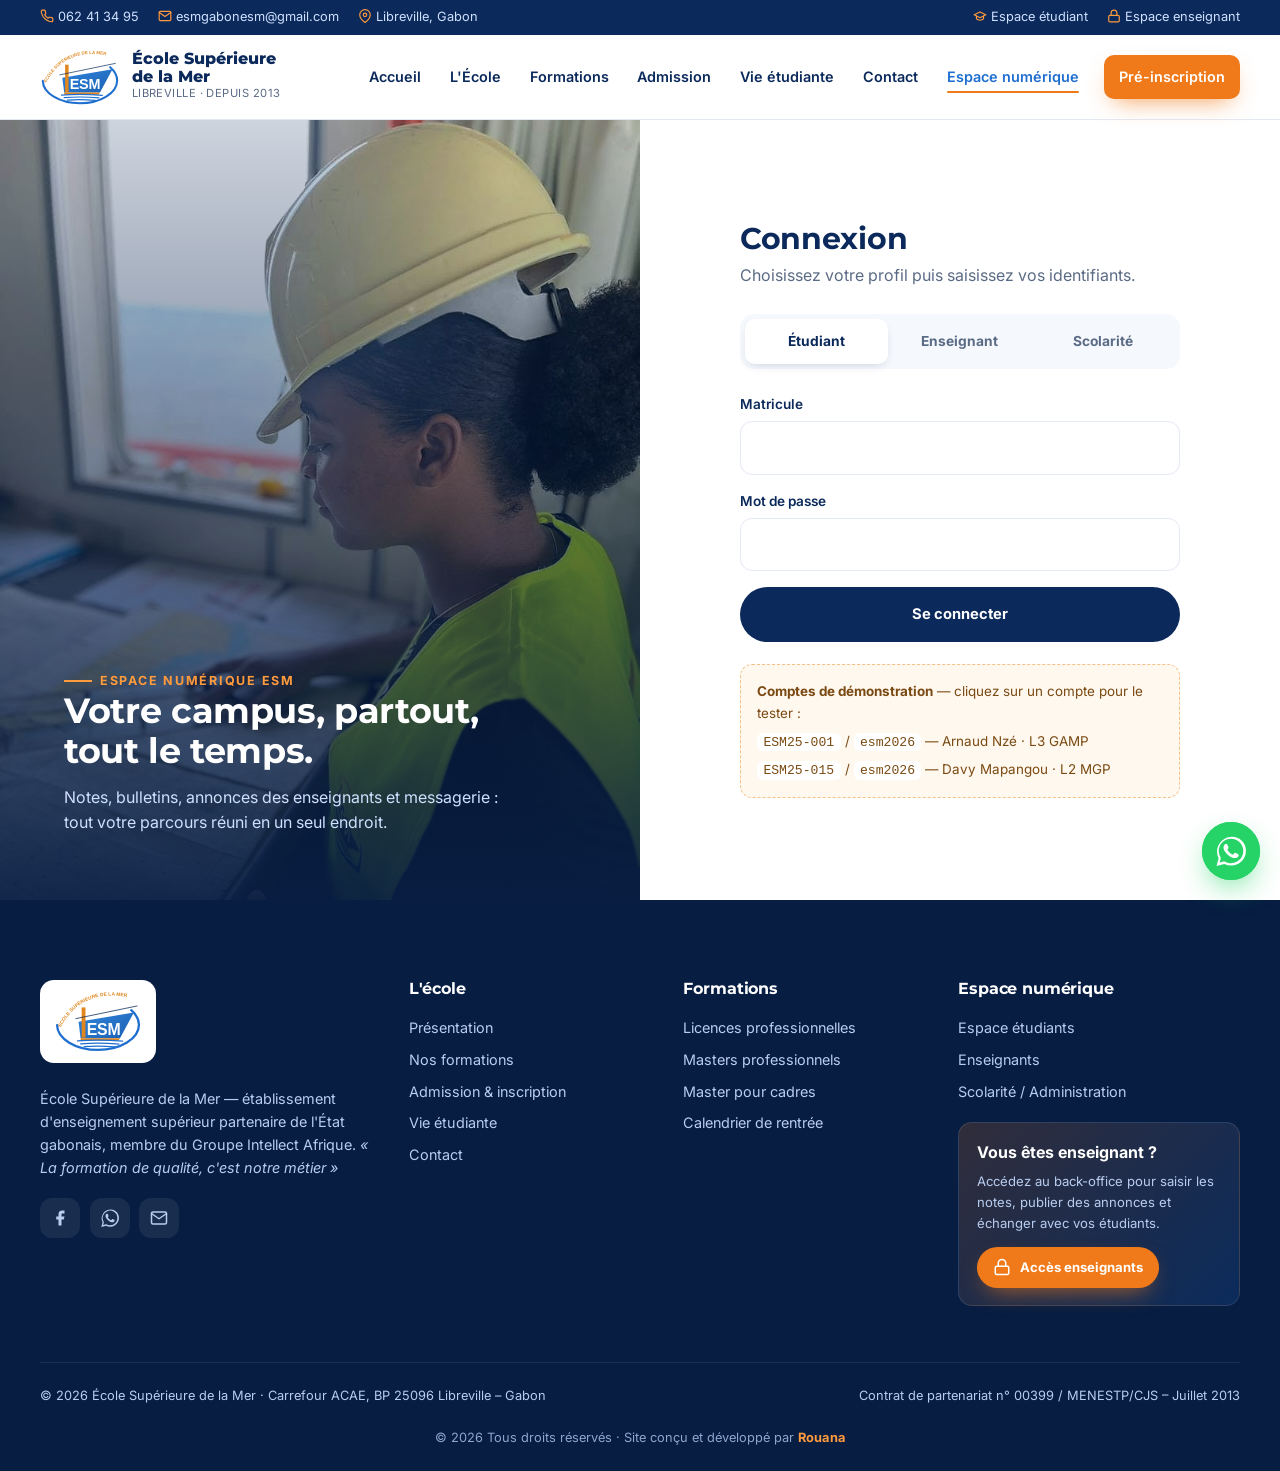
<file: espace.html>
<!doctype html>
<html lang="fr">
<head>
<meta charset="utf-8">
<meta name="viewport" content="width=device-width, initial-scale=1">
<meta name="color-scheme" content="only light">
<meta name="theme-color" content="#0b2a5b">
<title>Espace numérique – ESM · École Supérieure de la Mer</title>
<meta name="robots" content="noindex">
<link rel="icon" href="assets/img/logo-esm.svg">
<link rel="preconnect" href="https://fonts.googleapis.com"><link rel="preconnect" href="https://fonts.gstatic.com" crossorigin>
<link href="https://fonts.googleapis.com/css2?family=Inter:wght@400;500;600;700&family=Montserrat:wght@600;700;800;900&display=swap" rel="stylesheet">
<link rel="stylesheet" href="assets/css/style.css">
</head>
<body data-page="espace">
<div id="site-header"></div>

<div class="auth">
  <div class="side">
    <img id="side-img" src="assets/img/navigation-cartes.jpg" alt="">
    <span class="eyebrow">Espace numérique ESM</span>
    <h2 id="side-title">Votre campus, partout, tout le temps.</h2>
    <p id="side-text">Notes, bulletins, annonces des enseignants et messagerie : tout votre parcours réuni en un seul endroit.</p>
  </div>
  <div class="main">
    <div class="box">
      <h1>Connexion</h1>
      <p style="color:var(--muted)">Choisissez votre profil puis saisissez vos identifiants.</p>
      <div class="role-sw" role="tablist">
        <button type="button" data-role="etudiant" class="on">Étudiant</button>
        <button type="button" data-role="enseignant">Enseignant</button>
        <button type="button" data-role="admin">Scolarité</button>
      </div>
      <form class="form" id="login-form">
        <div class="field"><label for="login" id="login-label">Matricule</label><input id="login" name="login" required autocomplete="username"></div>
        <div class="field"><label for="pwd">Mot de passe</label><input id="pwd" name="pwd" type="password" required autocomplete="current-password"></div>
        <button class="btn btn-navy" type="submit" style="justify-content:center">Se connecter</button>
      </form>
      <div class="demo" id="demo"></div>
    </div>
  </div>
</div>

<div id="site-footer"></div>
<script src="assets/js/data.js"></script>
<script src="assets/js/config.js"></script>
<script src="assets/js/store.js"></script>
<script src="assets/js/main.js"></script>
<script>
(() => {
  const cfg = {
    etudiant: {label:"Matricule", img:"navigation-cartes", t:"Votre campus, partout, tout le temps.", p:"Notes, bulletins, annonces des enseignants et messagerie : tout votre parcours réuni en un seul endroit.", demo:[["ESM25-001","esm2026","Arnaud Nzé · L3 GAMP"],["ESM25-015","esm2026","Davy Mapangou · L2 MGP"]], go:"etudiant.html"},
    enseignant: {label:"Identifiant enseignant", img:"topo-niveau", t:"Le back-office des enseignants.", p:"Saisissez les notes, publiez annonces et devoirs, suivez la progression de vos classes et répondez à vos étudiants.", demo:[["p.ndong","prof2026","M. Paul Ndong · Topographie"],["c.mba","prof2026","Mme Clarisse Mba · Droit"],["s.obiang","prof2026","M. Serge Obiang · Logistique"]], go:"enseignant.html"},
    admin: {label:"Identifiant administration", img:"partenariat-oct", t:"Pilotage de la scolarité.", p:"Pré-inscriptions, messages du site, résultats par classe et annonces à toute l'école.", demo:[["scolarite","admin2026","Service Scolarité"]], go:"enseignant.html"},
  };
  let role = new URLSearchParams(location.search).get("role");
  if (!cfg[role]) role = "etudiant";
  const set = r => {
    role = r; const c = cfg[r];
    document.querySelectorAll(".role-sw button").forEach(b => b.classList.toggle("on", b.dataset.role === r));
    document.getElementById("login-label").textContent = c.label;
    const img = document.getElementById("side-img"); img.src = `assets/img/${c.img}.jpg`;
    document.getElementById("side-title").textContent = c.t; document.getElementById("side-text").textContent = c.p;
    const dm = document.getElementById("demo"); dm.style.display = (window.ESM_CONFIG || {}).showDemo === false ? "none" : "";
    dm.innerHTML = `<b>Comptes de démonstration</b> — cliquez sur un compte pour le tester :<br>` + c.demo.map(([l, p, n]) => `<div style="margin-top:.4rem"><code data-l="${l}" data-p="${p}">${l}</code> / <code data-l="${l}" data-p="${p}">${p}</code> — ${n}</div>`).join("");
  };
  document.querySelector(".role-sw").addEventListener("click", e => { const b = e.target.closest("button"); if (b) set(b.dataset.role); });
  document.getElementById("demo").addEventListener("click", e => { const c = e.target.closest("code"); if (!c) return; document.getElementById("login").value = c.dataset.l; document.getElementById("pwd").value = c.dataset.p; });
  document.getElementById("login-form").addEventListener("submit", async e => {
    e.preventDefault();
    const btn = e.target.querySelector("button"); btn.disabled = true; btn.textContent = "Connexion…";
    let u = null;
    try { u = await Store.login(e.target.login.value, e.target.pwd.value, role); } catch (err) { toast("Connexion au serveur impossible.", "err"); }
    btn.disabled = false; btn.textContent = "Se connecter";
    if (!u) return toast("Identifiants incorrects pour ce profil.", "err");
    toast(`Bienvenue ${u.prenom} !`, "ok");
    setTimeout(() => location.href = cfg[role].go, 500);
  });
  set(role);
  // Accès en un clic depuis l'accueil (?demo=1) : connexion automatique au compte de démonstration
  const P = new URLSearchParams(location.search), E = (typeof ESPACES !== "undefined" ? ESPACES : []).find(x => x.role === role);
  if (P.get("demo") === "1" && E && (window.ESM_CONFIG || {}).showDemo !== false) {
    document.getElementById("login").value = E.demo.login; document.getElementById("pwd").value = E.demo.pwd;
    toast(`Connexion à l'espace ${E.t.toLowerCase()} de démonstration…`);
    setTimeout(() => document.getElementById("login-form").requestSubmit(), 700);
  }
})();
</script>
</body>
</html>
</file>
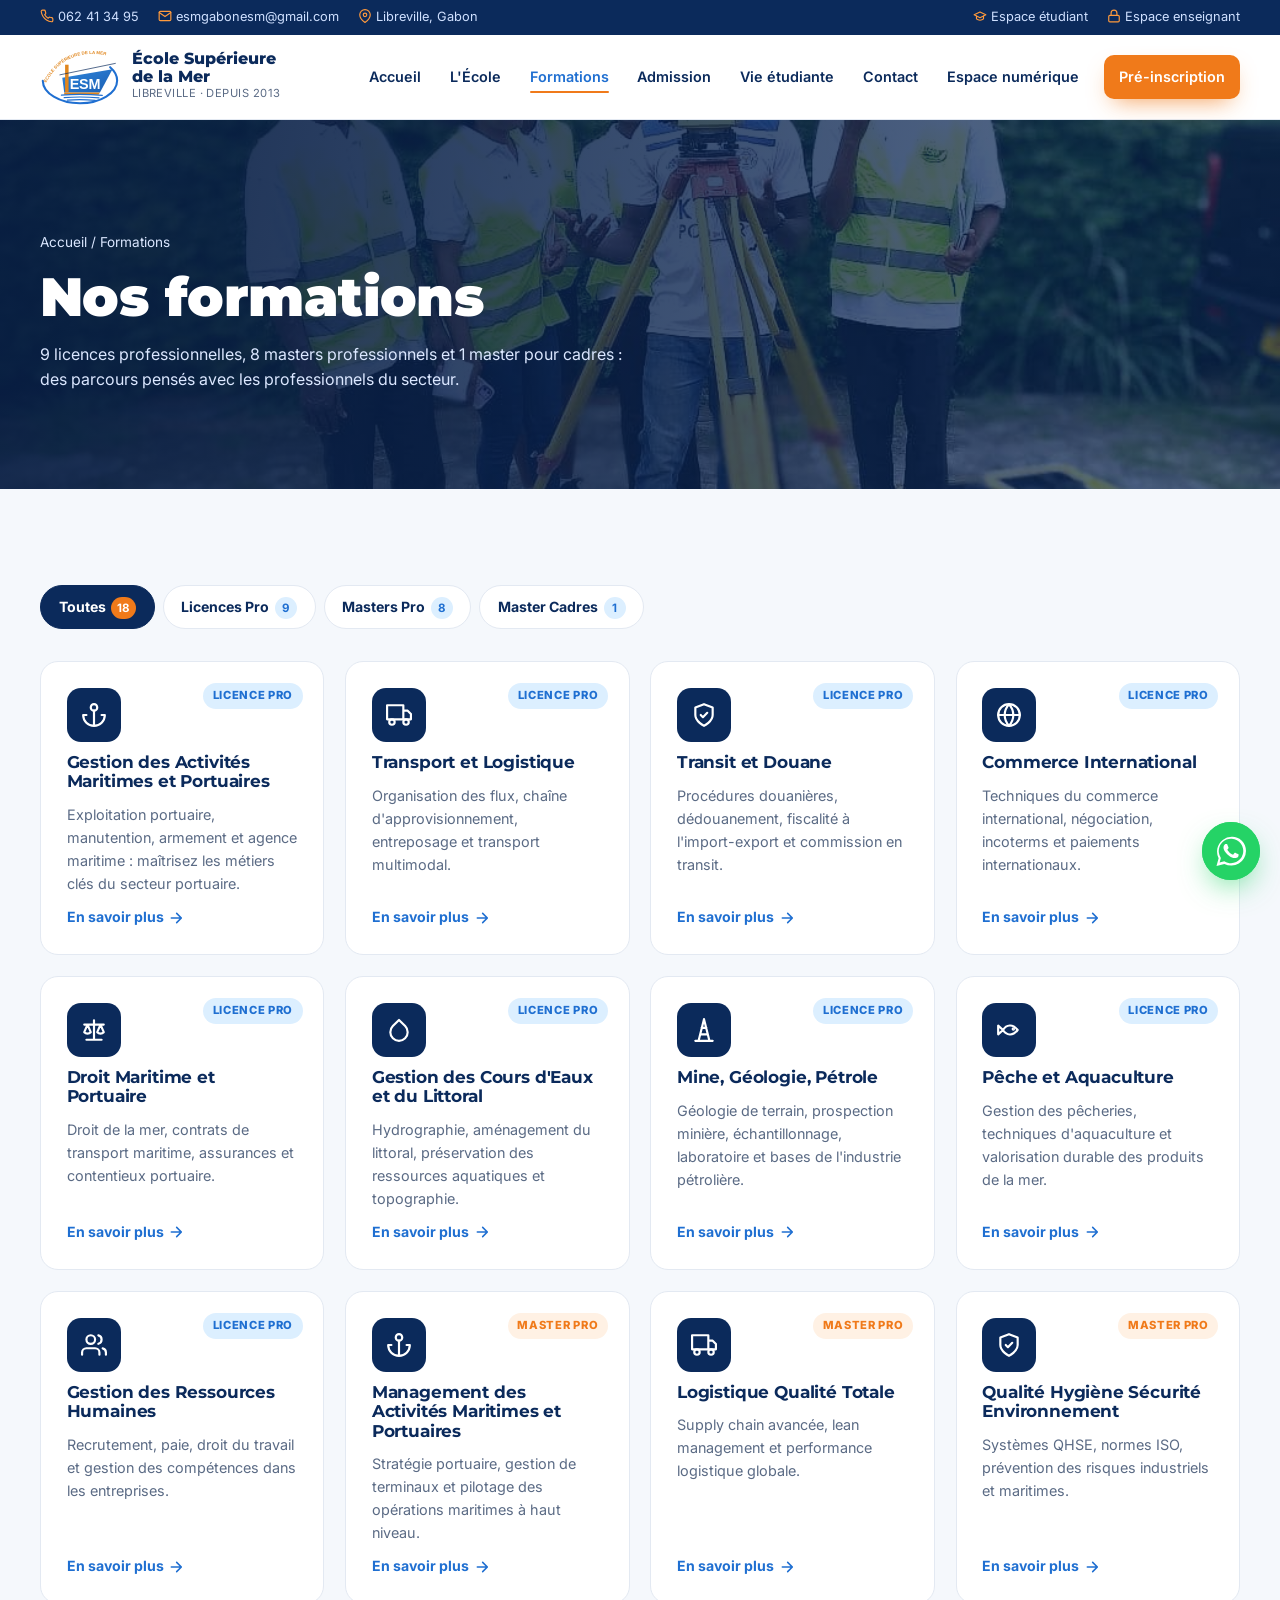
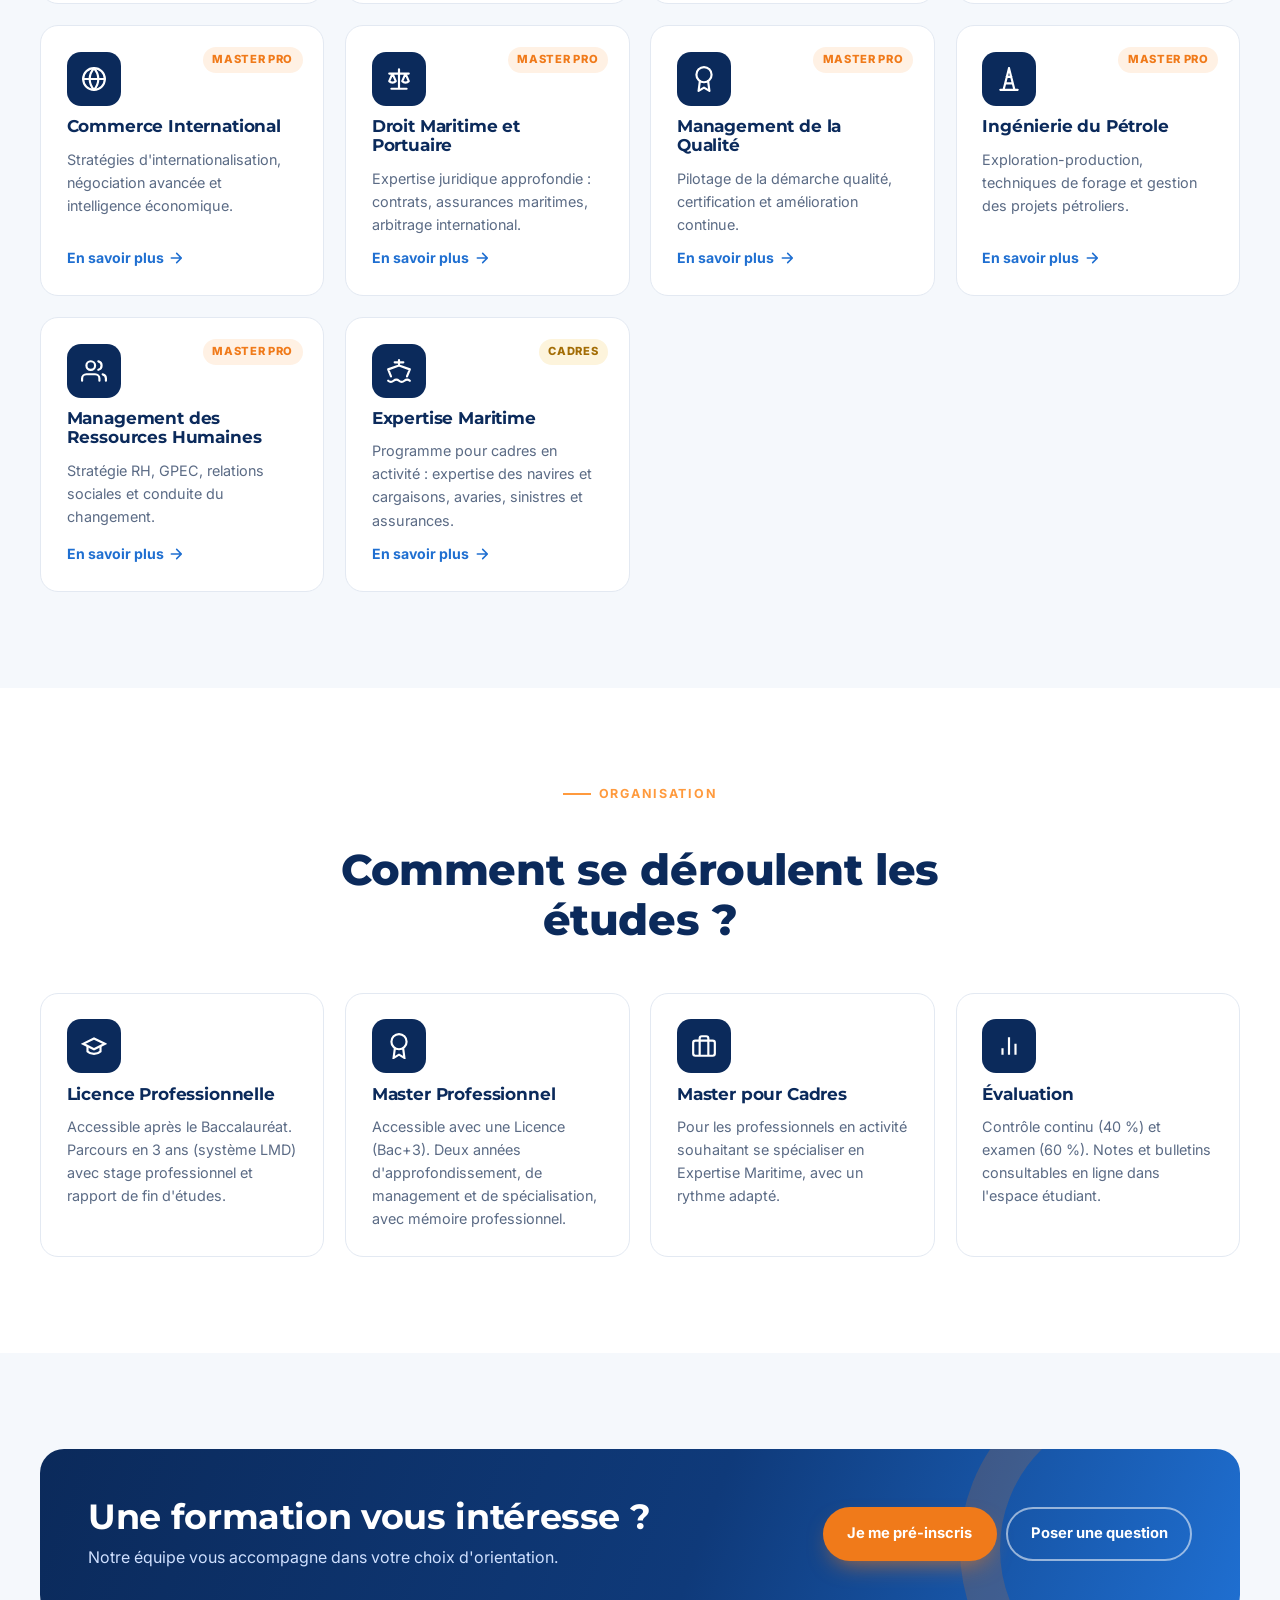
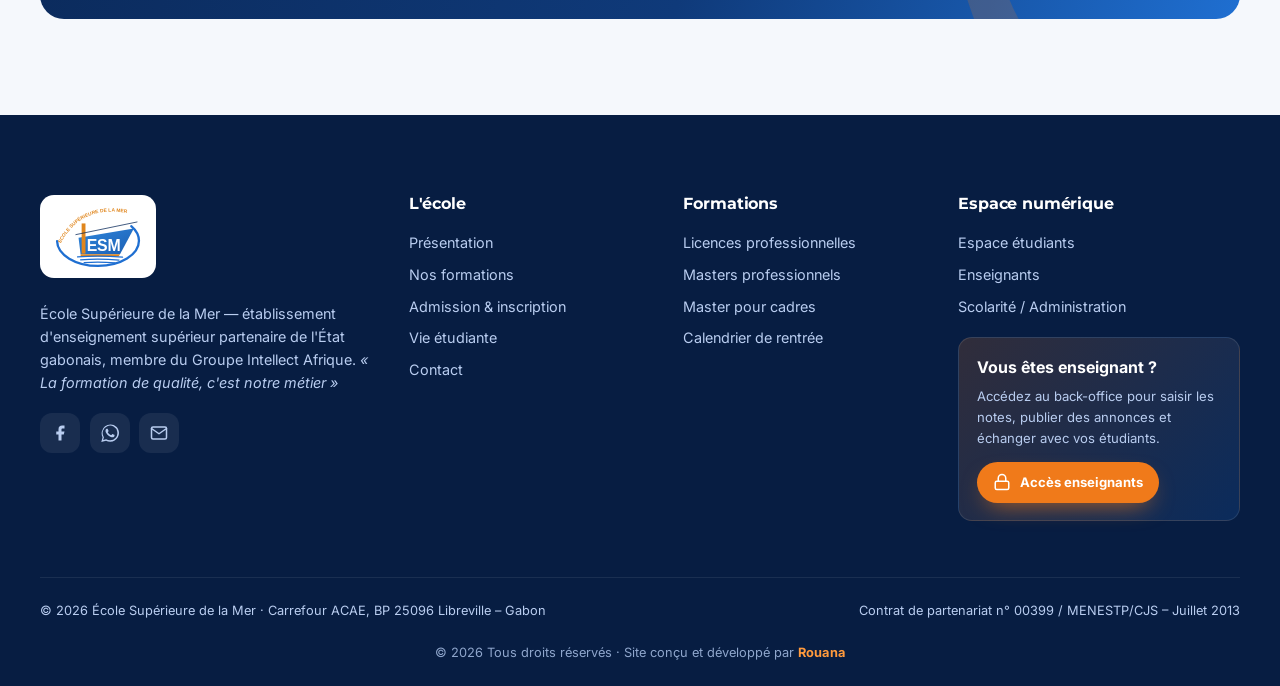
<file: formations.html>
<!doctype html>
<html lang="fr">
<head>
<meta charset="utf-8">
<meta name="viewport" content="width=device-width, initial-scale=1">
<meta name="color-scheme" content="only light">
<meta name="theme-color" content="#0b2a5b">
<title>Formations – ESM · École Supérieure de la Mer</title>
<meta name="description" content="Licences professionnelles, Masters professionnels et Master pour cadres de l'École Supérieure de la Mer à Libreville.">
<link rel="icon" href="assets/img/logo-esm.svg">
<link rel="preconnect" href="https://fonts.googleapis.com"><link rel="preconnect" href="https://fonts.gstatic.com" crossorigin>
<link href="https://fonts.googleapis.com/css2?family=Inter:wght@400;500;600;700&family=Montserrat:wght@600;700;800;900&display=swap" rel="stylesheet">
<link rel="stylesheet" href="assets/css/style.css">
</head>
<body data-page="formations">
<div id="site-header"></div>

<header class="page-hero">
  <img class="bg" src="assets/img/topo-station.jpg" alt="">
  <div class="wrap">
    <p class="crumbs"><a href="index.html">Accueil</a> / Formations</p>
    <h1>Nos formations</h1>
    <p>9 licences professionnelles, 8 masters professionnels et 1 master pour cadres : des parcours pensés avec les professionnels du secteur.</p>
  </div>
</header>

<section>
  <div class="wrap">
    <div class="tabs" id="formations-tabs"></div>
    <div class="cards" id="formations-grid"></div>
  </div>
</section>

<section class="bg-white">
  <div class="wrap">
    <div class="center"><div class="sec-head"><span class="eyebrow">Organisation</span><h2>Comment se déroulent les études ?</h2></div></div>
    <div class="cards">
      <div class="fcard rv"><div class="ic"><svg viewBox="0 0 24 24" fill="none" stroke="currentColor" stroke-width="2"><path d="M22 10L12 5 2 10l10 5 10-5z"/><path d="M6 12v5c3 3 9 3 12 0v-5"/></svg></div><h3>Licence Professionnelle</h3><p>Accessible après le Baccalauréat. Parcours en 3 ans (système LMD) avec stage professionnel et rapport de fin d'études.</p></div>
      <div class="fcard rv d1"><div class="ic"><svg viewBox="0 0 24 24" fill="none" stroke="currentColor" stroke-width="2"><circle cx="12" cy="8" r="7"/><path d="M8.2 13.9L7 23l5-3 5 3-1.2-9.1"/></svg></div><h3>Master Professionnel</h3><p>Accessible avec une Licence (Bac+3). Deux années d'approfondissement, de management et de spécialisation, avec mémoire professionnel.</p></div>
      <div class="fcard rv d2"><div class="ic"><svg viewBox="0 0 24 24" fill="none" stroke="currentColor" stroke-width="2"><rect x="2" y="7" width="20" height="14" rx="2"/><path d="M16 21V5a2 2 0 00-2-2h-4a2 2 0 00-2 2v16"/></svg></div><h3>Master pour Cadres</h3><p>Pour les professionnels en activité souhaitant se spécialiser en Expertise Maritime, avec un rythme adapté.</p></div>
      <div class="fcard rv d3"><div class="ic"><svg viewBox="0 0 24 24" fill="none" stroke="currentColor" stroke-width="2"><path d="M18 20V10M12 20V4M6 20v-6"/></svg></div><h3>Évaluation</h3><p>Contrôle continu (40 %) et examen (60 %). Notes et bulletins consultables en ligne dans l'espace étudiant.</p></div>
    </div>
  </div>
</section>

<section>
  <div class="wrap"><div class="band rv">
    <div><h2>Une formation vous intéresse ?</h2><p>Notre équipe vous accompagne dans votre choix d'orientation.</p></div>
    <div style="display:flex;gap:.6rem;flex-wrap:wrap"><a class="btn btn-orange" href="admission.html#preinscription">Je me pré-inscris</a><a class="btn btn-ghost" href="contact.html">Poser une question</a></div>
  </div></div>
</section>

<div id="site-footer"></div>
<script src="assets/js/data.js"></script>
<script src="assets/js/config.js"></script>
<script src="assets/js/store.js"></script>
<script src="assets/js/main.js"></script>
</body>
</html>
</file>
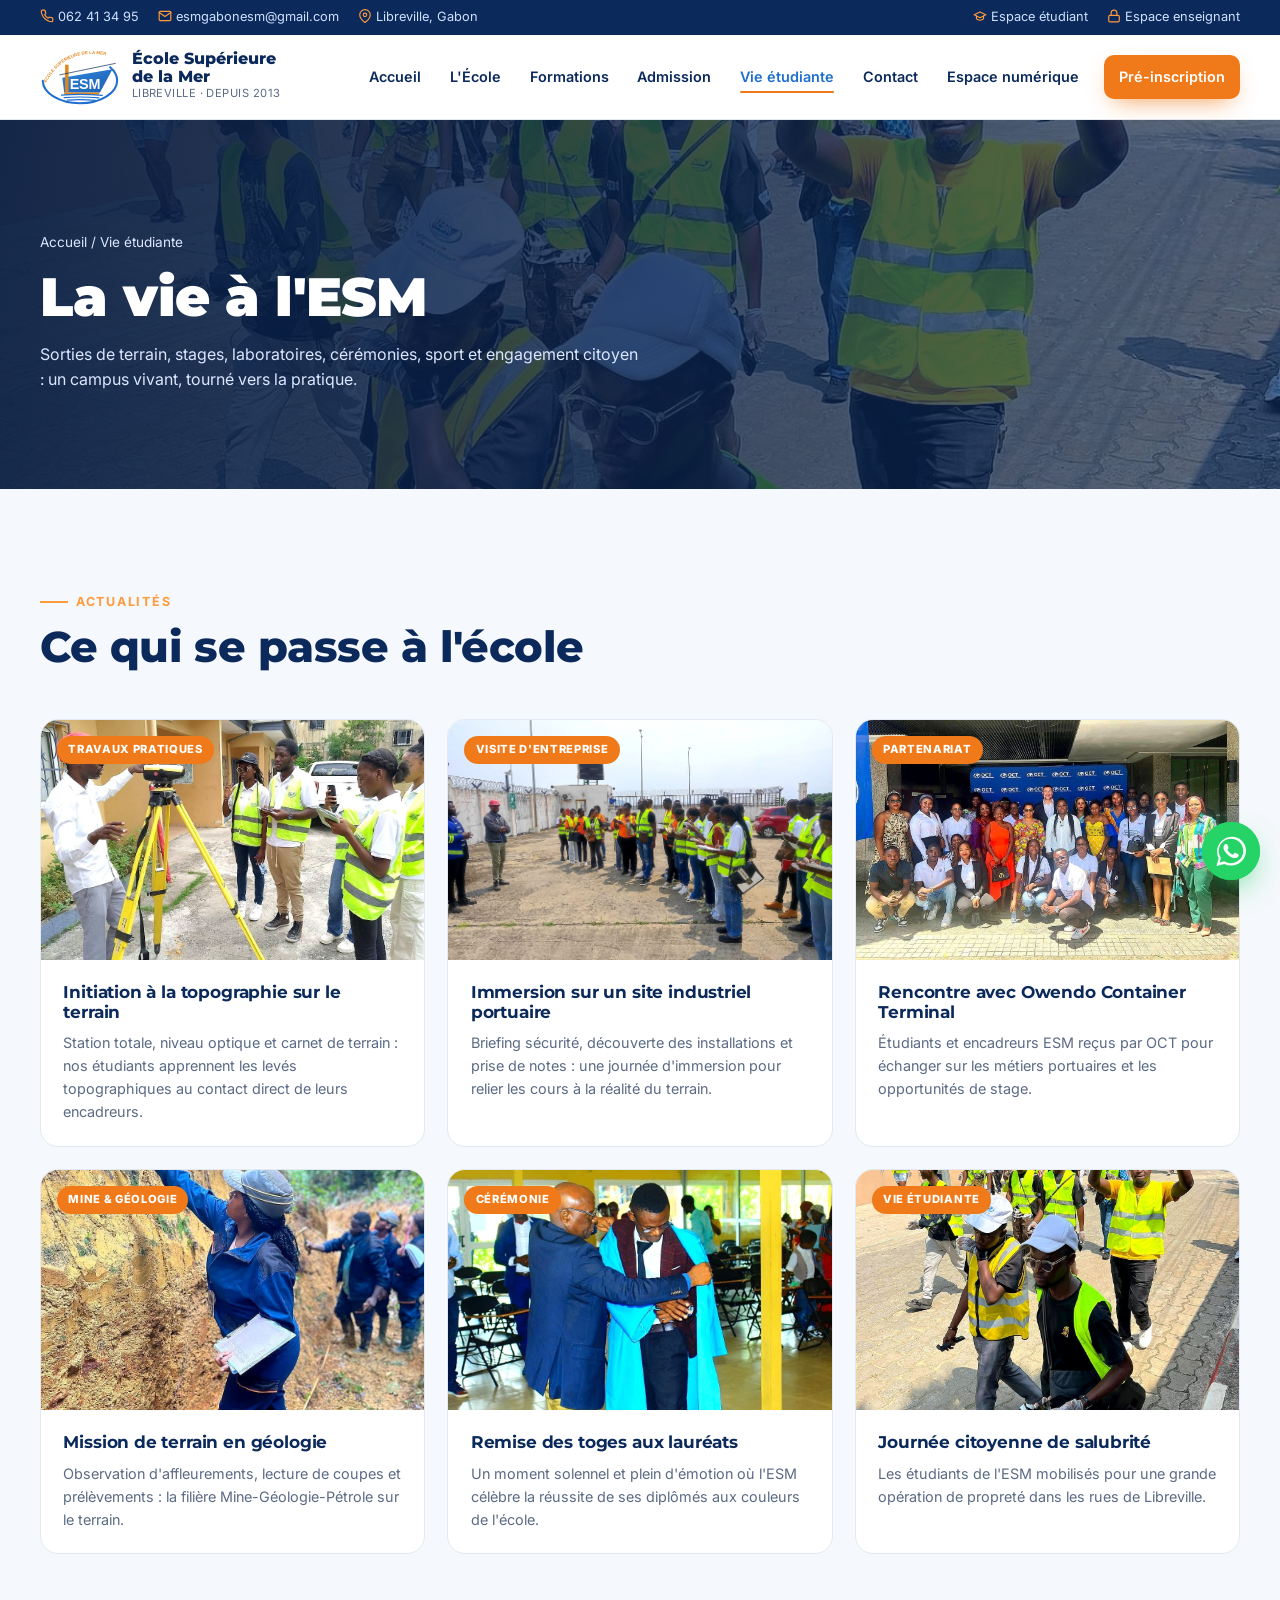
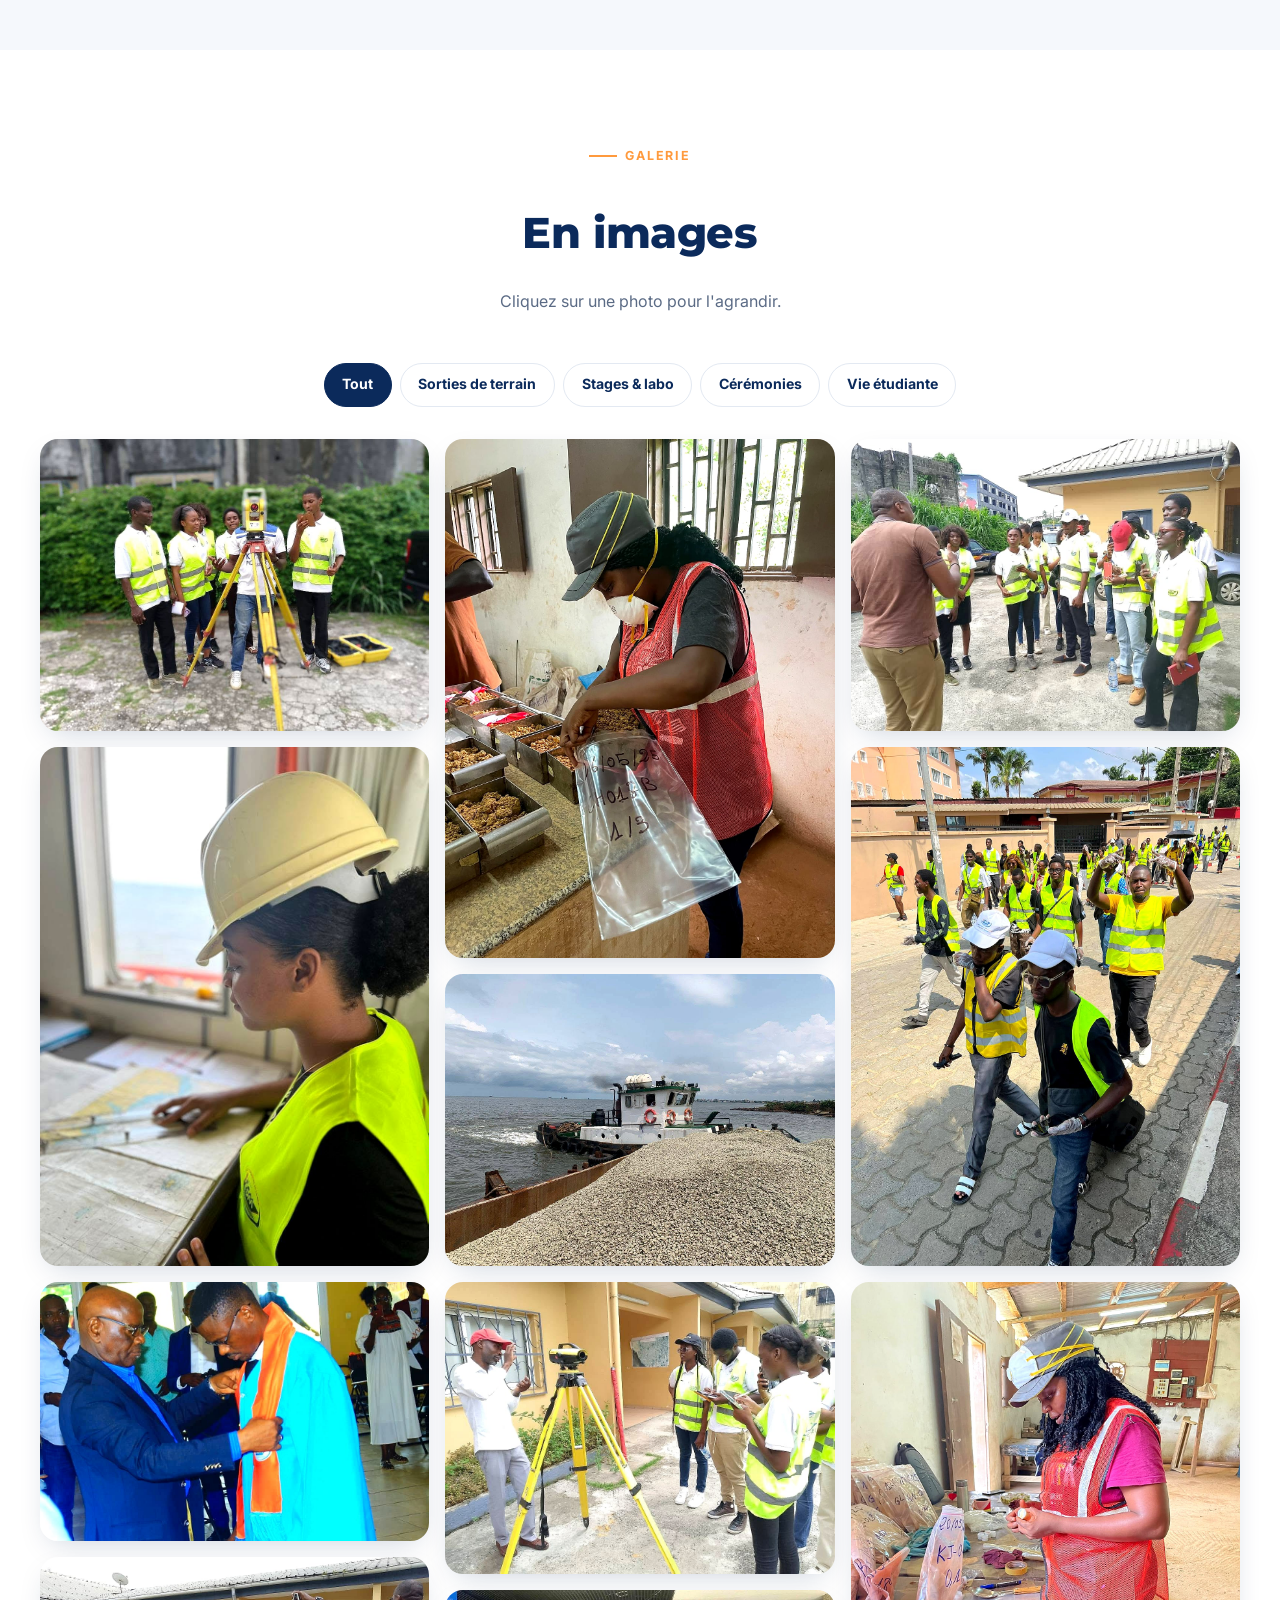
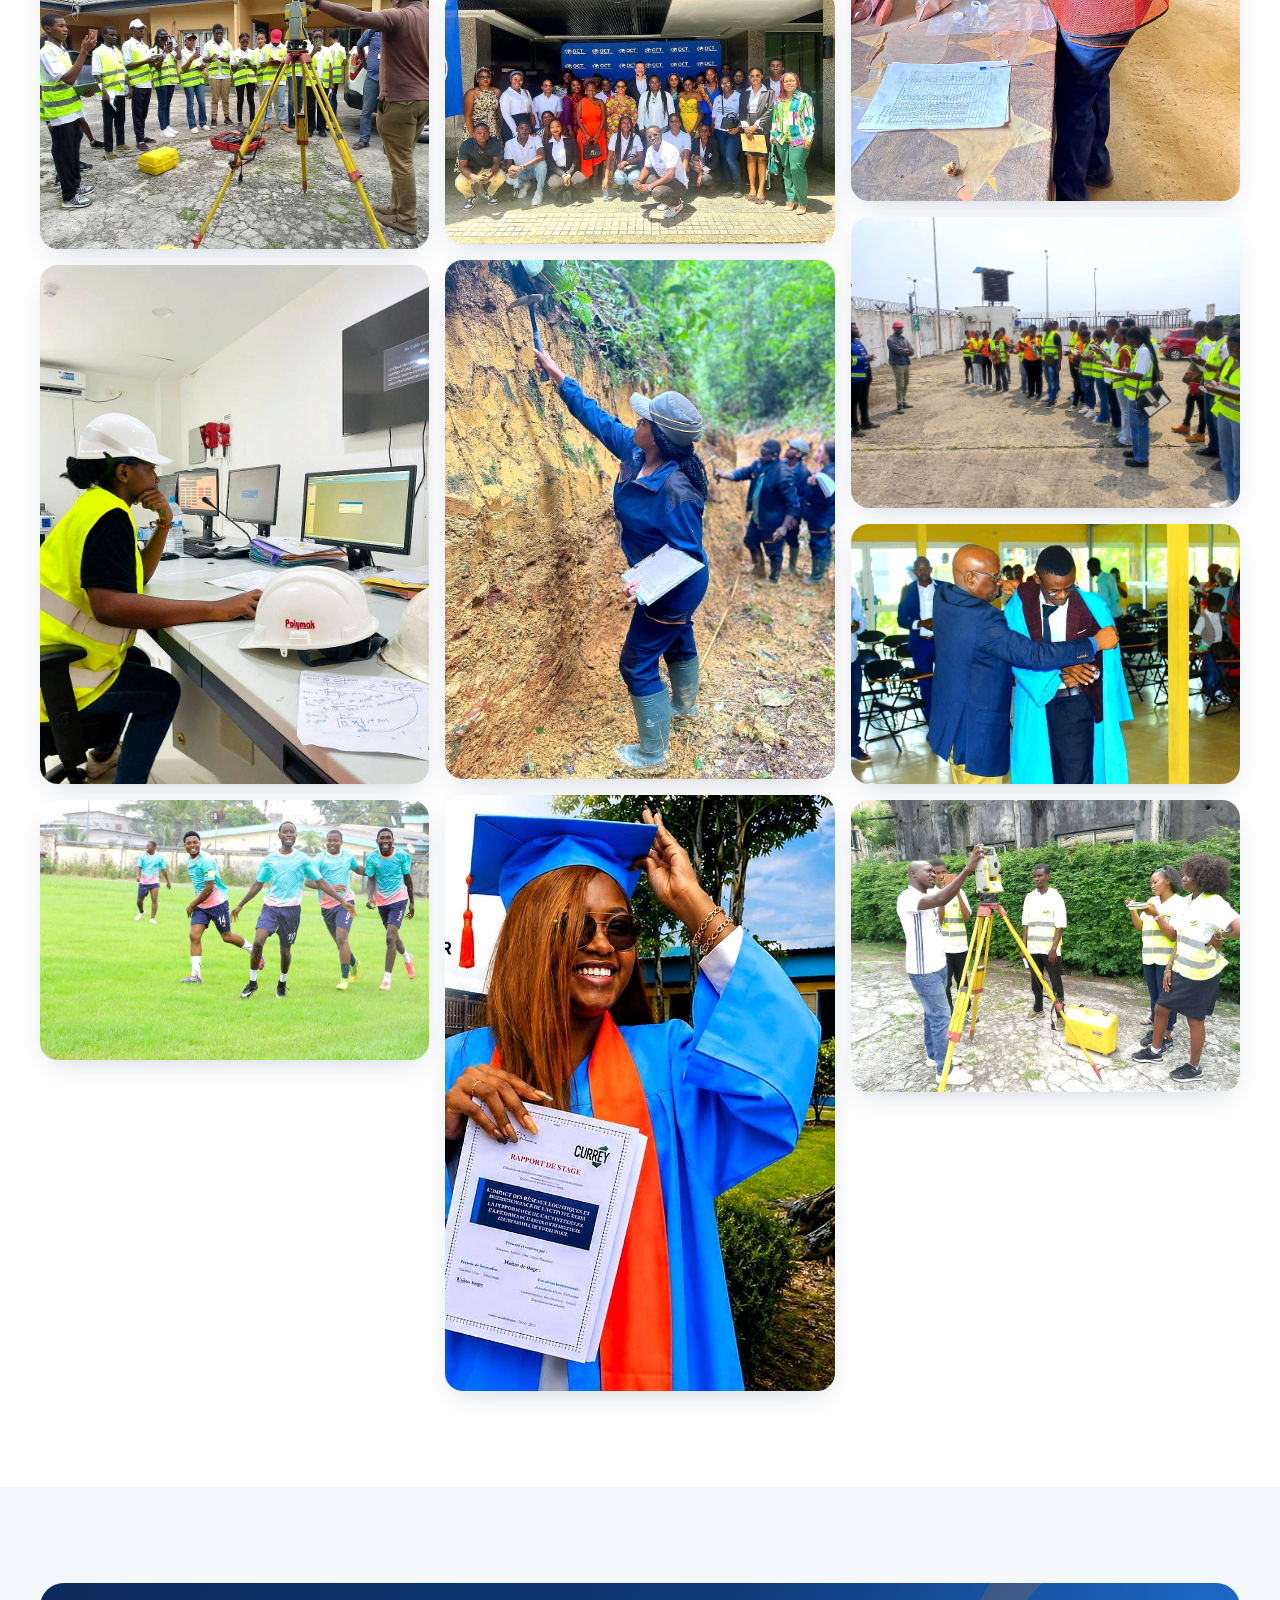
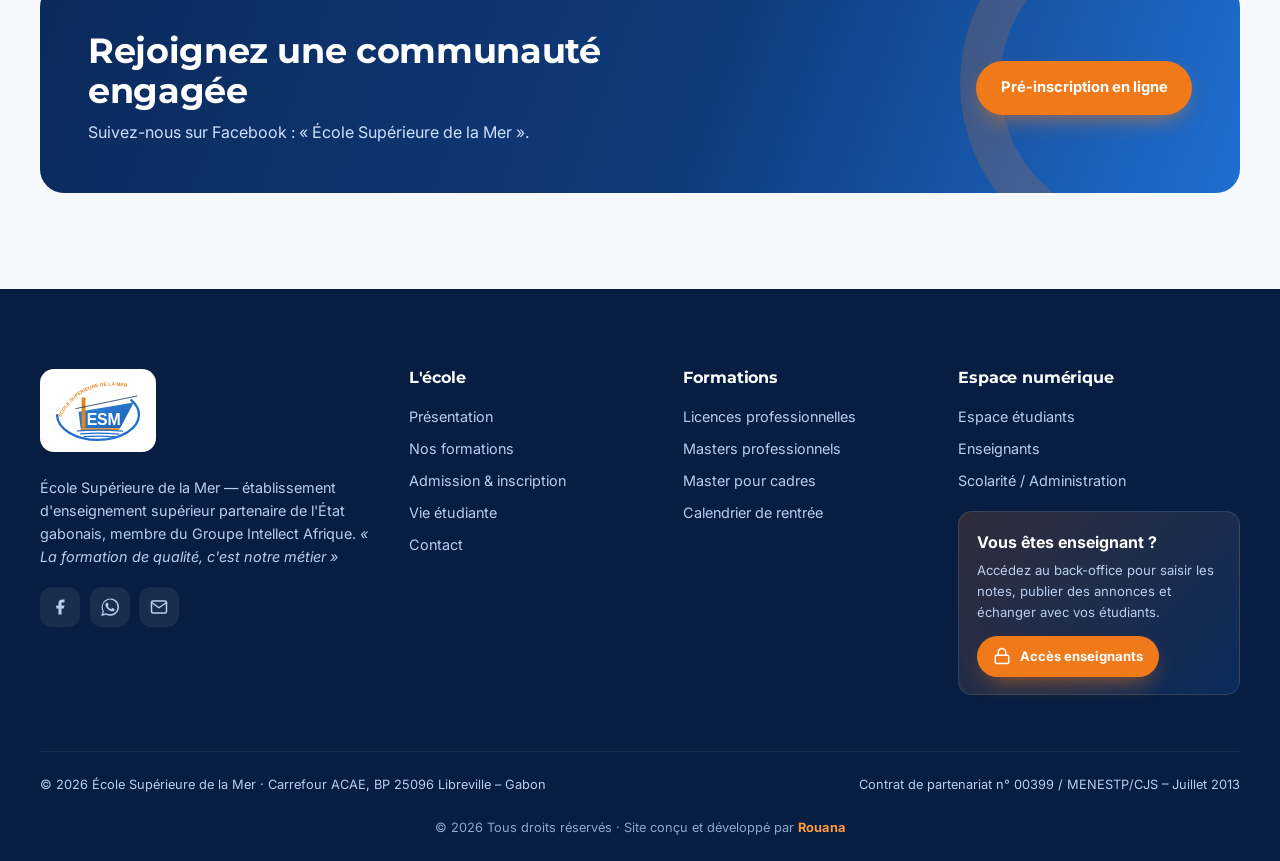
<file: vie-etudiante.html>
<!doctype html>
<html lang="fr">
<head>
<meta charset="utf-8">
<meta name="viewport" content="width=device-width, initial-scale=1">
<meta name="color-scheme" content="only light">
<meta name="theme-color" content="#0b2a5b">
<title>Vie étudiante – ESM · École Supérieure de la Mer</title>
<meta name="description" content="Sorties de terrain, stages, cérémonies et vie étudiante à l'École Supérieure de la Mer.">
<link rel="icon" href="assets/img/logo-esm.svg">
<link rel="preconnect" href="https://fonts.googleapis.com"><link rel="preconnect" href="https://fonts.gstatic.com" crossorigin>
<link href="https://fonts.googleapis.com/css2?family=Inter:wght@400;500;600;700&family=Montserrat:wght@600;700;800;900&display=swap" rel="stylesheet">
<link rel="stylesheet" href="assets/css/style.css">
</head>
<body data-page="vie-etudiante">
<div id="site-header"></div>

<header class="page-hero">
  <img class="bg" src="assets/img/citoyennete.jpg" alt="" style="object-position:center 35%">
  <div class="wrap">
    <p class="crumbs"><a href="index.html">Accueil</a> / Vie étudiante</p>
    <h1>La vie à l'ESM</h1>
    <p>Sorties de terrain, stages, laboratoires, cérémonies, sport et engagement citoyen : un campus vivant, tourné vers la pratique.</p>
  </div>
</header>

<section>
  <div class="wrap">
    <div class="sec-head"><div><span class="eyebrow rv">Actualités</span><h2 class="rv d1">Ce qui se passe à l'école</h2></div></div>
    <div class="news" id="news"></div>
  </div>
</section>

<section class="bg-white">
  <div class="wrap">
    <div class="center"><div class="sec-head"><span class="eyebrow">Galerie</span><h2>En images</h2><p>Cliquez sur une photo pour l'agrandir.</p></div></div>
    <div class="filters" id="gallery-filters"></div>
    <div class="gallery" id="gallery"></div>
  </div>
</section>

<section>
  <div class="wrap"><div class="band rv">
    <div><h2>Rejoignez une communauté engagée</h2><p>Suivez-nous sur Facebook : « École Supérieure de la Mer ».</p></div>
    <a class="btn btn-orange" href="admission.html#preinscription">Pré-inscription en ligne</a>
  </div></div>
</section>

<div id="site-footer"></div>
<script src="assets/js/data.js"></script>
<script src="assets/js/config.js"></script>
<script src="assets/js/store.js"></script>
<script src="assets/js/main.js"></script>
</body>
</html>
</file>
<file: assets/css/style.css>
/* =========================================================
   ESM — École Supérieure de la Mer · Feuille de style
   ========================================================= */
:root{
  color-scheme:only light;
  --navy:#0b2a5b; --navy-2:#0f3a7a; --blue:#1f6fd1; --sky:#2e9be6; --sky-2:#dcefff;
  --orange:#f07a1a; --orange-2:#ff9a3d; --gold:#e0a53a;
  --ink:#0f1c33; --muted:#5b6b85; --line:#e3e9f2; --bg:#f5f8fc; --card:#fff;
  --ok:#16a34a; --warn:#d97706; --bad:#dc2626;
  --r:18px; --r-sm:12px; --shadow:0 10px 30px -12px rgba(11,42,91,.25); --shadow-lg:0 30px 60px -20px rgba(11,42,91,.35);
  --font-h:"Montserrat",system-ui,sans-serif; --font:"Inter",system-ui,sans-serif;
  --wrap:1200px;
}
*{box-sizing:border-box;margin:0;padding:0}
html{scroll-behavior:smooth}
body{font-family:var(--font);color:var(--ink);background:var(--bg);line-height:1.6;-webkit-font-smoothing:antialiased;overflow-x:hidden}
img{max-width:100%;display:block}
a{color:inherit;text-decoration:none}
button,input,select,textarea{font:inherit;color:inherit}
h1,h2,h3,h4{font-family:var(--font-h);line-height:1.15;letter-spacing:-.01em}
.wrap{width:min(var(--wrap),100% - 32px);margin-inline:auto}
.sr-only{position:absolute;width:1px;height:1px;overflow:hidden;clip:rect(0 0 0 0)}

/* ---------- Boutons ---------- */
.btn{display:inline-flex;align-items:center;gap:.55rem;padding:.85rem 1.4rem;border-radius:999px;font-weight:700;font-size:.92rem;border:2px solid transparent;cursor:pointer;transition:.25s;white-space:nowrap}
.btn svg{width:18px;height:18px}
.btn-orange{background:var(--orange);color:#fff;box-shadow:0 10px 24px -10px rgba(240,122,26,.8)}
.btn-orange:hover{background:var(--orange-2);transform:translateY(-2px)}
.btn-ghost{border-color:rgba(255,255,255,.55);color:#fff}
.btn-ghost:hover{background:#fff;color:var(--navy)}
.btn-navy{background:var(--navy);color:#fff}
.btn-navy:hover{background:var(--blue)}
.btn-line{border-color:var(--line);background:#fff;color:var(--navy)}
.btn-line:hover{border-color:var(--blue);color:var(--blue)}
.btn-sm{padding:.5rem .9rem;font-size:.82rem}

/* ---------- Top bar & header ---------- */
.topbar{background:var(--navy);color:#cfe0ff;font-size:.8rem}
.topbar .wrap{display:flex;justify-content:space-between;gap:1rem;padding:.45rem 0;flex-wrap:wrap}
.topbar a:hover{color:#fff}
.topbar .tb-l,.topbar .tb-r{display:flex;gap:1.2rem;align-items:center;flex-wrap:wrap}
.topbar svg{width:14px;height:14px;vertical-align:-2px;margin-right:4px;color:var(--orange-2)}
.header{position:sticky;top:0;z-index:50;background:rgba(255,255,255,.92);backdrop-filter:blur(12px);border-bottom:1px solid var(--line);transition:.3s}
.header.scrolled{box-shadow:0 8px 30px -18px rgba(11,42,91,.4)}
.header .wrap{display:flex;align-items:center;justify-content:space-between;gap:1rem;height:84px;transition:height .3s}
.header.scrolled .wrap{height:68px}
.brand{display:flex;align-items:center;gap:.8rem}
.brand img{height:58px;width:auto;transition:.3s}
.header.scrolled .brand img{height:48px}
.brand b{display:block;font-family:var(--font-h);font-weight:800;color:var(--navy);font-size:1rem;line-height:1.1}
.brand small{display:block;font-size:.7rem;color:var(--muted);letter-spacing:.04em;text-transform:uppercase}
.nav{display:flex;align-items:center;gap:.2rem}
.nav a{padding:.55rem .8rem;border-radius:10px;font-weight:600;font-size:.9rem;color:var(--navy);position:relative}
.nav a:hover{color:var(--blue);background:var(--sky-2)}
.nav a.active{color:var(--blue)}
.nav a.active::after{content:"";position:absolute;left:.8rem;right:.8rem;bottom:.25rem;height:2px;background:var(--orange);border-radius:2px}
.nav .btn{margin-left:.6rem}
.burger{display:none;background:none;border:0;width:44px;height:44px;cursor:pointer;border-radius:10px}
.burger span{display:block;width:24px;height:2px;background:var(--navy);margin:5px auto;transition:.3s}
@media (max-width:1020px){
  .burger{display:block}
  .nav{position:fixed;inset:68px 0 auto 0;background:#fff;flex-direction:column;align-items:stretch;padding:1rem;gap:.2rem;box-shadow:var(--shadow-lg);transform:translateY(-12px);opacity:0;visibility:hidden;pointer-events:none;transition:.3s;max-height:calc(100vh - 68px);overflow:auto}
  .header .wrap{height:68px}
  .nav.open{transform:none;opacity:1;visibility:visible;pointer-events:auto}
  .nav a{padding:.9rem 1rem}
  .nav .btn{margin:.5rem 0 0;justify-content:center}
  .topbar .tb-r{display:none}
  .brand small{display:none}
}
@media (max-width:640px){.topbar{display:none}.hero-dots{display:none!important}.hero .wrap{padding:4rem 0 8rem!important}
}

/* ---------- Hero ---------- */
.hero{position:relative;min-height:88vh;display:grid;align-items:center;color:#fff;overflow:hidden;isolation:isolate}
.hero-slides,.hero-slides figure{position:absolute;inset:0;z-index:-2}
.hero-slides figure{opacity:0;transition:opacity 1.4s ease}
.hero-slides figure.on{opacity:1}
.hero-slides img{width:100%;height:100%;object-fit:cover;transform:scale(1.08)}
.hero-slides figure.on img{animation:kenburns 9s ease-out forwards}
@keyframes kenburns{from{transform:scale(1.12)}to{transform:scale(1)}}
.hero::before{content:"";position:absolute;inset:0;z-index:-1;background:linear-gradient(100deg,rgba(8,30,68,.95) 0%,rgba(11,42,91,.78) 42%,rgba(11,42,91,.15) 100%)}
.hero .wrap{padding:6rem 0 9rem}
.eyebrow{display:inline-flex;align-items:center;gap:.5rem;font-weight:700;font-size:.78rem;letter-spacing:.14em;text-transform:uppercase;color:var(--orange-2)}
.eyebrow::before{content:"";width:28px;height:2px;background:currentColor}
.hero h1{font-size:clamp(2.3rem,5.4vw,4.3rem);font-weight:900;max-width:14ch;margin:1rem 0 1.2rem}
.hero h1 em{font-style:normal;background:linear-gradient(90deg,var(--orange-2),var(--gold));-webkit-background-clip:text;background-clip:text;color:transparent}
.hero p.lead{font-size:1.12rem;max-width:52ch;color:#dbe7ff}
.hero .cta{display:flex;gap:.8rem;margin-top:2rem;flex-wrap:wrap}
.hero-dots{position:absolute;right:32px;bottom:150px;display:flex;flex-direction:column;gap:10px}
.hero-dots button{width:10px;height:10px;border-radius:50%;border:2px solid #fff;background:transparent;cursor:pointer;transition:.3s}
.hero-dots button.on{background:var(--orange);border-color:var(--orange);height:28px;border-radius:6px}
.wave{position:absolute;left:0;right:0;bottom:-1px;width:100%;height:110px;z-index:0}
.wave path{animation:wave 10s ease-in-out infinite alternate}
.wave path:nth-child(2){animation-duration:14s;animation-direction:alternate-reverse}
@keyframes wave{to{transform:translateX(-60px)}}

.stats{position:relative;z-index:3;margin-top:-80px}
.stats .grid{display:grid;grid-template-columns:repeat(4,1fr);background:var(--navy);color:#fff;border-radius:var(--r);box-shadow:var(--shadow-lg);overflow:hidden}
.stat{padding:1.8rem 1.4rem;display:flex;gap:1rem;align-items:center;border-right:1px solid rgba(255,255,255,.1)}
.stat:last-child{border:0}
.stat .ic{width:52px;height:52px;border-radius:14px;display:grid;place-items:center;background:rgba(240,122,26,.15);color:var(--orange-2);flex:none}
.stat .ic svg{width:26px;height:26px}
.stat b{font-family:var(--font-h);font-size:2rem;font-weight:800;display:block;line-height:1}
.stat span{font-size:.82rem;color:#b9cdf0}
@media (max-width:860px){.stats .grid{grid-template-columns:1fr 1fr}.stat:nth-child(2){border-right:0}.stat{border-bottom:1px solid rgba(255,255,255,.1)}}
@media (max-width:480px){.stats .grid{grid-template-columns:1fr}.stat{border-right:0}}

/* ---------- Sections ---------- */
section{padding:6rem 0}
.sec-head{display:flex;justify-content:space-between;align-items:end;gap:2rem;margin-bottom:3rem;flex-wrap:wrap}
.sec-head h2{font-size:clamp(1.8rem,3.4vw,2.7rem);color:var(--navy);font-weight:800;max-width:22ch;margin-top:.6rem}
.sec-head p{max-width:48ch;color:var(--muted)}
.center{text-align:center}
.center .sec-head{justify-content:center;text-align:center;flex-direction:column;align-items:center}
.bg-white{background:#fff}
.bg-navy{background:var(--navy);color:#fff}
.bg-navy .sec-head h2{color:#fff}
.bg-navy .sec-head p{color:#b9cdf0}

/* Page hero (pages internes) */
.page-hero{position:relative;color:#fff;padding:7rem 0 6rem;overflow:hidden;isolation:isolate}
.page-hero img.bg{position:absolute;inset:0;width:100%;height:100%;object-fit:cover;z-index:-2}
.page-hero::before{content:"";position:absolute;inset:0;z-index:-1;background:linear-gradient(100deg,rgba(8,30,68,.95),rgba(11,42,91,.65))}
.page-hero h1{font-size:clamp(2rem,4.5vw,3.4rem);font-weight:900;margin:.8rem 0}
.page-hero p{max-width:60ch;color:#dbe7ff}
.crumbs{font-size:.85rem;color:#b9cdf0}
.crumbs a:hover{color:#fff}

/* ---------- Cartes formations ---------- */
.tabs{display:flex;gap:.5rem;flex-wrap:wrap;margin-bottom:2rem}
.tab{padding:.6rem 1.1rem;border-radius:999px;border:1.5px solid var(--line);background:#fff;font-weight:700;font-size:.88rem;cursor:pointer;color:var(--navy);transition:.2s}
.tab:hover{border-color:var(--blue)}
.tab.on{background:var(--navy);border-color:var(--navy);color:#fff}
.tab .n{display:inline-grid;place-items:center;min-width:22px;height:22px;border-radius:99px;background:var(--sky-2);color:var(--blue);font-size:.72rem;margin-left:.35rem;padding:0 6px}
.tab.on .n{background:var(--orange);color:#fff}
.cards{display:grid;grid-template-columns:repeat(auto-fill,minmax(260px,1fr));gap:1.3rem}
.fcard{background:#fff;border:1px solid var(--line);border-radius:var(--r);padding:1.6rem;position:relative;transition:.3s;display:flex;flex-direction:column;gap:.7rem;overflow:hidden}
.fcard::after{content:"";position:absolute;left:0;top:0;height:4px;width:0;background:linear-gradient(90deg,var(--orange),var(--gold));transition:.4s}
.fcard:hover{transform:translateY(-6px);box-shadow:var(--shadow);border-color:transparent}
.fcard:hover::after{width:100%}
.fcard .ic{width:54px;height:54px;border-radius:14px;background:var(--navy);color:#fff;display:grid;place-items:center;transition:.3s}
.fcard:hover .ic{background:var(--orange);transform:rotate(-6deg)}
.fcard .ic svg{width:26px;height:26px}
.fcard h3{font-size:1.05rem;color:var(--navy)}
.fcard p{font-size:.9rem;color:var(--muted);flex:1}
.fcard .tag{position:absolute;top:1.3rem;right:1.3rem;font-size:.7rem;font-weight:800;letter-spacing:.06em;text-transform:uppercase;padding:.25rem .6rem;border-radius:99px;background:var(--sky-2);color:var(--blue)}
.fcard .tag.m{background:#fff1e4;color:var(--orange)}
.fcard .tag.c{background:#fdf4dc;color:#a36d05}
.fcard .more{font-weight:700;color:var(--blue);font-size:.88rem;display:inline-flex;gap:.3rem;align-items:center;cursor:pointer;background:none;border:0;padding:0}
.fcard .more:hover{gap:.6rem}

/* ---------- Split / feature ---------- */
.split{display:grid;grid-template-columns:1.05fr 1fr;gap:4rem;align-items:center}
@media (max-width:900px){.split{grid-template-columns:1fr;gap:2.5rem}}
.mosaic{display:grid;grid-template-columns:1fr 1fr;grid-template-rows:220px 220px;gap:1rem;position:relative}
.mosaic img{width:100%;height:100%;object-fit:cover;border-radius:var(--r);box-shadow:var(--shadow)}
.mosaic img:first-child{grid-row:span 2}
.mosaic .badge{position:absolute;left:-18px;bottom:28px;background:var(--orange);color:#fff;border-radius:var(--r);padding:1rem 1.3rem;box-shadow:var(--shadow-lg);font-family:var(--font-h)}
.mosaic .badge b{font-size:2rem;display:block;line-height:1}
.mosaic .badge span{font-size:.8rem}
@media (max-width:560px){.mosaic{grid-template-rows:170px 170px}.mosaic .badge{left:8px}}
.checks{list-style:none;display:grid;gap:.9rem;margin:1.6rem 0 2rem}
.checks li{display:flex;gap:.8rem;align-items:flex-start}
.checks li::before{content:"";flex:none;width:24px;height:24px;border-radius:50%;background:var(--orange) url("data:image/svg+xml,%3Csvg xmlns='http://www.w3.org/2000/svg' viewBox='0 0 24 24' fill='none' stroke='white' stroke-width='3'%3E%3Cpath d='M5 12l5 5 9-10'/%3E%3C/svg%3E") center/14px no-repeat;margin-top:2px}
.lead-p{color:var(--muted);font-size:1.05rem}

/* ---------- Valeurs / pillars ---------- */
.pillars{display:grid;grid-template-columns:repeat(4,1fr);gap:1.2rem}
@media (max-width:900px){.pillars{grid-template-columns:1fr 1fr}}
@media (max-width:520px){.pillars{grid-template-columns:1fr}}
.pillar{padding:2rem 1.6rem;border-radius:var(--r);background:rgba(255,255,255,.06);border:1px solid rgba(255,255,255,.1);transition:.3s}
.pillar:hover{background:rgba(255,255,255,.1);transform:translateY(-4px)}
.pillar .num{font-family:var(--font-h);font-weight:900;font-size:2.4rem;color:var(--orange-2);opacity:.9}
.pillar h3{margin:.6rem 0 .5rem;font-size:1.1rem}
.pillar p{color:#b9cdf0;font-size:.92rem}

/* ---------- Galerie ---------- */
.filters{display:flex;gap:.5rem;flex-wrap:wrap;justify-content:center;margin-bottom:2rem}
.gallery{columns:3 280px;column-gap:1rem}
.gallery figure{break-inside:avoid;margin-bottom:1rem;position:relative;border-radius:var(--r);overflow:hidden;cursor:zoom-in;box-shadow:var(--shadow)}
.gallery img{width:100%;transition:transform .6s}
.gallery figure:hover img{transform:scale(1.06)}
.gallery figcaption{position:absolute;inset:auto 0 0 0;padding:2.5rem 1rem .9rem;color:#fff;font-weight:600;font-size:.9rem;background:linear-gradient(transparent,rgba(8,30,68,.9));transform:translateY(40%);opacity:0;transition:.35s}
.gallery figure:hover figcaption{transform:none;opacity:1}
.gallery figcaption small{display:block;color:var(--orange-2);font-size:.72rem;text-transform:uppercase;letter-spacing:.1em}
.gallery figure.hide{display:none}
.lightbox{position:fixed;inset:0;background:rgba(5,15,35,.94);z-index:200;display:none;align-items:center;justify-content:center;padding:2rem}
.lightbox.on{display:flex}
.lightbox img{max-height:84vh;max-width:92vw;border-radius:12px;box-shadow:0 20px 60px rgba(0,0,0,.6)}
.lightbox p{position:absolute;bottom:1.2rem;left:0;right:0;text-align:center;color:#fff;font-weight:600}
.lightbox button{position:absolute;background:rgba(255,255,255,.12);border:0;color:#fff;width:48px;height:48px;border-radius:50%;cursor:pointer;font-size:1.4rem}
.lightbox button:hover{background:var(--orange)}
.lb-x{top:1.2rem;right:1.2rem}.lb-p{left:1.2rem;top:50%}.lb-n{right:1.2rem;top:50%}

/* ---------- Actualités ---------- */
.news{display:grid;grid-template-columns:repeat(3,1fr);gap:1.4rem}
@media (max-width:900px){.news{grid-template-columns:1fr 1fr}}
@media (max-width:600px){.news{grid-template-columns:1fr}}
.ncard{background:#fff;border-radius:var(--r);overflow:hidden;border:1px solid var(--line);transition:.3s;display:flex;flex-direction:column}
.ncard:hover{box-shadow:var(--shadow);transform:translateY(-5px)}
.ncard .ph{aspect-ratio:16/10;overflow:hidden;position:relative}
.ncard .ph img{width:100%;height:100%;object-fit:cover;transition:.6s}
.ncard:hover .ph img{transform:scale(1.07)}
.ncard .cat{position:absolute;top:1rem;left:1rem;background:var(--orange);color:#fff;font-size:.7rem;font-weight:800;padding:.3rem .7rem;border-radius:99px;text-transform:uppercase;letter-spacing:.06em}
.ncard .bd{padding:1.4rem;display:flex;flex-direction:column;gap:.6rem;flex:1}
.ncard h3{font-size:1.08rem;color:var(--navy)}
.ncard p{font-size:.9rem;color:var(--muted)}

/* ---------- Témoignages ---------- */
.testi{position:relative;max-width:820px;margin:auto;text-align:center}
.testi blockquote{font-family:var(--font-h);font-size:clamp(1.15rem,2.2vw,1.5rem);font-weight:600;line-height:1.5;color:#fff;min-height:7.5em;transition:opacity .4s}
.testi cite{display:block;margin-top:1.2rem;font-style:normal;color:var(--orange-2);font-weight:700}
.testi cite span{display:block;color:#b9cdf0;font-weight:500;font-size:.88rem}
.testi .dots{display:flex;gap:8px;justify-content:center;margin-top:1.6rem}
.testi .dots button{width:10px;height:10px;border-radius:99px;border:0;background:rgba(255,255,255,.3);cursor:pointer;transition:.3s}
.testi .dots button.on{width:30px;background:var(--orange)}

/* ---------- Partenaires marquee ---------- */
.marquee{overflow:hidden;mask-image:linear-gradient(90deg,transparent,#000 10%,#000 90%,transparent)}
.marquee .track{display:flex;gap:1rem;width:max-content;animation:marq 38s linear infinite}
.marquee:hover .track{animation-play-state:paused}
@keyframes marq{to{transform:translateX(-50%)}}
.partner{display:flex;align-items:center;gap:.8rem;padding:1rem 1.4rem;background:#fff;border:1px solid var(--line);border-radius:14px;min-width:250px}
.partner .pl{width:44px;height:44px;border-radius:12px;display:grid;place-items:center;font-family:var(--font-h);font-weight:900;color:#fff;font-size:.8rem;flex:none}
.partner b{display:block;color:var(--navy);font-size:.9rem;line-height:1.2}
.partner small{color:var(--muted);font-size:.75rem}

/* ---------- CTA band ---------- */
.band{background:linear-gradient(110deg,var(--navy) 0%,var(--navy-2) 55%,var(--blue) 100%);border-radius:24px;padding:3rem;color:#fff;display:flex;justify-content:space-between;align-items:center;gap:2rem;position:relative;overflow:hidden;flex-wrap:wrap}
.band::after{content:"";position:absolute;right:-80px;top:-80px;width:280px;height:280px;border-radius:50%;border:40px solid rgba(240,122,26,.18)}
.band h2{font-size:clamp(1.5rem,3vw,2.2rem);max-width:24ch}
.band p{color:#cfe0ff;margin-top:.5rem}
.band > *{position:relative;z-index:1}

/* ---------- Formulaires ---------- */
.form{display:grid;gap:1rem}
.form .row{display:grid;grid-template-columns:1fr 1fr;gap:1rem}
@media (max-width:620px){.form .row{grid-template-columns:1fr}}
.field label{display:block;font-weight:600;font-size:.85rem;margin-bottom:.35rem;color:var(--navy)}
.field input,.field select,.field textarea{width:100%;padding:.8rem 1rem;border:1.5px solid var(--line);border-radius:var(--r-sm);background:#fff;transition:.2s;outline:none}
.field input:focus,.field select:focus,.field textarea:focus{border-color:var(--blue);box-shadow:0 0 0 4px rgba(31,111,209,.12)}
.field textarea{min-height:130px;resize:vertical}
.panel{background:#fff;border:1px solid var(--line);border-radius:var(--r);padding:2rem;box-shadow:var(--shadow)}
.steps{display:flex;gap:.5rem;margin-bottom:1.5rem}
.steps span{flex:1;height:6px;border-radius:99px;background:var(--line);transition:.4s}
.steps span.on{background:linear-gradient(90deg,var(--orange),var(--gold))}
.fstep{display:none;animation:fade .4s}
.fstep.on{display:grid;gap:1rem}
@keyframes fade{from{opacity:0;transform:translateY(8px)}to{opacity:1;transform:none}}

/* ---------- Contact ---------- */
.cinfo{display:grid;gap:1rem}
.citem{display:flex;gap:1rem;padding:1.2rem;background:#fff;border-radius:var(--r);border:1px solid var(--line);transition:.25s}
.citem:hover{border-color:var(--blue);transform:translateX(4px)}
.citem .ic{width:48px;height:48px;border-radius:12px;background:var(--sky-2);color:var(--blue);display:grid;place-items:center;flex:none}
.citem .ic svg{width:22px;height:22px}
.citem b{display:block;color:var(--navy)}
.citem span{color:var(--muted);font-size:.9rem}
.map{border:0;width:100%;height:380px;border-radius:var(--r);box-shadow:var(--shadow);margin-top:3rem}

/* ---------- FAQ ---------- */
.faq details{background:#fff;border:1px solid var(--line);border-radius:var(--r-sm);margin-bottom:.8rem;overflow:hidden}
.faq summary{padding:1.1rem 1.3rem;font-weight:700;color:var(--navy);cursor:pointer;list-style:none;display:flex;justify-content:space-between;gap:1rem}
.faq summary::after{content:"+";font-size:1.4rem;color:var(--orange);transition:.3s;line-height:1}
.faq details[open] summary::after{transform:rotate(45deg)}
.faq details p{padding:0 1.3rem 1.2rem;color:var(--muted)}

/* ---------- Timeline ---------- */
.timeline{position:relative;padding-left:2rem;border-left:2px dashed var(--line);display:grid;gap:2rem}
.tl{position:relative}
.tl::before{content:"";position:absolute;left:calc(-2rem - 9px);top:4px;width:16px;height:16px;border-radius:50%;background:var(--orange);box-shadow:0 0 0 5px #fff1e4}
.tl b{font-family:var(--font-h);color:var(--blue)}
.tl h4{color:var(--navy);margin:.2rem 0}
.tl p{color:var(--muted);font-size:.93rem}

/* ---------- Footer ---------- */
.footer{background:#071d42;color:#b9cdf0;padding:5rem 0 0;position:relative}
.footer .grid{display:grid;grid-template-columns:1.4fr 1fr 1fr 1.2fr;gap:2.5rem}
@media (max-width:900px){.footer .grid{grid-template-columns:1fr 1fr}}
@media (max-width:560px){.footer .grid{grid-template-columns:1fr}}
.footer h4{color:#fff;font-size:1rem;margin-bottom:1.1rem}
.footer ul{list-style:none;display:grid;gap:.55rem;font-size:.9rem}
.footer a:hover{color:var(--orange-2)}
.footer .logo-w{background:#fff;border-radius:14px;padding:.6rem .9rem;display:inline-block;margin-bottom:1rem}
.footer .logo-w img{height:64px}
.footer p{font-size:.9rem}
.socials{display:flex;gap:.6rem;margin-top:1.2rem}
.socials a{width:40px;height:40px;border-radius:12px;display:grid;place-items:center;background:rgba(255,255,255,.07);transition:.25s}
.socials a:hover{background:var(--orange);color:#fff}
.socials svg{width:18px;height:18px}
.staff-box{margin-top:1.2rem;padding:1.1rem;border-radius:14px;background:linear-gradient(135deg,rgba(240,122,26,.18),rgba(31,111,209,.18));border:1px solid rgba(255,255,255,.1)}
.staff-box b{color:#fff;display:block;margin-bottom:.3rem}
.staff-box p{font-size:.82rem;margin-bottom:.8rem}
.foot-credit{text-align:center;font-size:.8rem;padding:0 0 1.4rem;color:#8fa6cc}
.foot-credit b{color:var(--orange-2);font-weight:700;letter-spacing:.02em}
.foot-bottom{border-top:1px solid rgba(255,255,255,.08);margin-top:3.5rem;padding:1.4rem 0;display:flex;justify-content:space-between;gap:1rem;font-size:.8rem;flex-wrap:wrap}

/* ---------- Flottants ---------- */
.wa{position:fixed;right:20px;bottom:20px;z-index:90;width:58px;height:58px;border-radius:50%;background:#25d366;color:#fff;display:grid;place-items:center;box-shadow:0 12px 30px -8px rgba(37,211,102,.7);transition:.3s}
.wa:hover{transform:scale(1.08)}
.wa svg{width:30px;height:30px}
.wa::before{content:"";position:absolute;inset:0;border-radius:50%;border:2px solid #25d366;animation:ping 2s infinite}
@keyframes ping{to{transform:scale(1.6);opacity:0}}
.totop{position:fixed;right:28px;bottom:92px;z-index:90;width:42px;height:42px;border-radius:12px;border:0;background:var(--navy);color:#fff;cursor:pointer;opacity:0;pointer-events:none;transition:.3s}
.totop.on{opacity:1;pointer-events:auto}
.progress{position:fixed;top:0;left:0;height:3px;background:linear-gradient(90deg,var(--orange),var(--gold));z-index:100;width:0}

/* ---------- Toast & modal ---------- */
.toast{pointer-events:none;position:fixed;left:50%;bottom:28px;transform:translate(-50%,140%);background:var(--navy);color:#fff;padding:.9rem 1.3rem;border-radius:14px;box-shadow:var(--shadow-lg);z-index:300;transition:.35s;font-weight:600;display:flex;gap:.6rem;align-items:center;max-width:calc(100vw - 32px)}
.toast.on{transform:translate(-50%,0)}
.toast.ok{background:var(--ok)}.toast.err{background:var(--bad)}
.modal{position:fixed;inset:0;background:rgba(5,15,35,.6);backdrop-filter:blur(4px);z-index:250;display:none;align-items:center;justify-content:center;padding:1rem}
.modal.on{display:flex}
.modal .box{background:#fff;border-radius:22px;max-width:640px;width:100%;max-height:90vh;overflow:auto;box-shadow:var(--shadow-lg);animation:fade .3s}
.modal .box .mh{padding:1.5rem 1.8rem;border-bottom:1px solid var(--line);display:flex;justify-content:space-between;gap:1rem;align-items:start}
.modal .box .mb{padding:1.5rem 1.8rem}
.modal .x{background:var(--bg);border:0;width:36px;height:36px;border-radius:10px;cursor:pointer;font-size:1.2rem;flex:none}

/* ---------- Reveal ---------- */
.rv{opacity:0;transform:translateY(28px);transition:opacity .8s ease,transform .8s ease}
.rv.in{opacity:1;transform:none}
.rv.d1{transition-delay:.1s}.rv.d2{transition-delay:.2s}.rv.d3{transition-delay:.3s}
@media (prefers-reduced-motion:reduce){*{animation:none!important;transition:none!important}.rv{opacity:1;transform:none}}

/* =========================================================
   ESPACE NUMÉRIQUE (portail étudiants / enseignants)
   ========================================================= */
.auth{min-height:calc(100vh - 120px);display:grid;grid-template-columns:1fr 1fr}
@media (max-width:900px){.auth{grid-template-columns:1fr}.auth .side{display:none}}
.auth .side{position:relative;color:#fff;padding:4rem;display:flex;flex-direction:column;justify-content:end;overflow:hidden;isolation:isolate}
.auth .side img{position:absolute;inset:0;width:100%;height:100%;object-fit:cover;z-index:-2}
.auth .side::before{content:"";position:absolute;inset:0;z-index:-1;background:linear-gradient(180deg,rgba(11,42,91,.2),rgba(8,30,68,.95))}
.auth .side h2{font-size:2.2rem;max-width:18ch}
.auth .side p{color:#cfe0ff;margin-top:.8rem;max-width:44ch}
.auth .main{display:grid;place-items:center;padding:3rem 1rem;background:#fff}
.auth .box{width:min(440px,100%)}
.auth h1{color:var(--navy);font-size:1.9rem;margin-bottom:.4rem}
.role-sw{display:grid;grid-template-columns:repeat(3,1fr);background:var(--bg);border-radius:14px;padding:5px;margin:1.6rem 0}
.role-sw button{border:0;background:none;padding:.7rem;border-radius:10px;font-weight:700;cursor:pointer;color:var(--muted);font-size:.86rem}
.role-sw button.on{background:#fff;color:var(--navy);box-shadow:0 4px 12px -6px rgba(11,42,91,.3)}
.demo{margin-top:1.4rem;padding:1rem;border-radius:12px;background:#fff8ef;border:1px dashed #f5c089;font-size:.84rem;color:#7a4a12}
.demo code{background:#fff;padding:.1rem .4rem;border-radius:6px;font-size:.82rem;cursor:pointer}

.app{display:grid;grid-template-columns:260px 1fr;min-height:100vh;background:var(--bg)}
@media (max-width:900px){.app{grid-template-columns:1fr}}
.sidebar{background:var(--navy);color:#b9cdf0;padding:1.4rem 1rem;display:flex;flex-direction:column;gap:.3rem;position:sticky;top:0;height:100vh}
@media (max-width:900px){.sidebar{position:fixed;inset:0 auto 0 0;width:270px;z-index:120;transform:translateX(-100%);transition:.3s}.sidebar.open{transform:none;box-shadow:0 0 0 100vmax rgba(5,15,35,.45)}}
.sidebar .sb-brand{display:flex;align-items:center;gap:.7rem;padding:.4rem .6rem 1.4rem;border-bottom:1px solid rgba(255,255,255,.08);margin-bottom:.8rem}
.sidebar .sb-brand img{height:44px;background:#fff;border-radius:10px;padding:4px}
.sidebar .sb-brand b{color:#fff;font-family:var(--font-h);display:block;line-height:1.1}
.sidebar .sb-brand small{font-size:.72rem;color:var(--orange-2);text-transform:uppercase;letter-spacing:.08em}
.sidebar a,.sidebar button.lnk{display:flex;align-items:center;gap:.8rem;padding:.75rem .9rem;border-radius:12px;font-weight:600;font-size:.9rem;transition:.2s;background:none;border:0;cursor:pointer;color:inherit;text-align:left;width:100%}
.sidebar a svg,.sidebar button.lnk svg{width:20px;height:20px;flex:none}
.sidebar a:hover,.sidebar button.lnk:hover{background:rgba(255,255,255,.07);color:#fff}
.sidebar a.on{background:var(--orange);color:#fff;box-shadow:0 10px 20px -10px rgba(240,122,26,.9)}
.sidebar .pill{margin-left:auto;background:var(--orange);color:#fff;border-radius:99px;font-size:.7rem;padding:.1rem .5rem}
.sidebar a.on .pill{background:#fff;color:var(--orange)}
.sidebar .sb-foot{margin-top:auto;border-top:1px solid rgba(255,255,255,.08);padding-top:.8rem}
.app-main{padding:1.6rem 2rem 3rem;min-width:0}
@media (max-width:600px){.app-main{padding:1rem}}
.app-top{display:flex;justify-content:space-between;align-items:center;gap:1rem;margin-bottom:1.6rem;flex-wrap:wrap}
.app-top h1{font-size:1.6rem;color:var(--navy)}
.app-top p{color:var(--muted);font-size:.9rem}
.who{display:flex;align-items:center;gap:.7rem;background:#fff;border:1px solid var(--line);padding:.4rem .9rem .4rem .4rem;border-radius:99px}
.av{width:38px;height:38px;border-radius:50%;display:grid;place-items:center;color:#fff;font-weight:800;font-size:.85rem;background:linear-gradient(135deg,var(--blue),var(--navy));flex:none}
.who b{display:block;font-size:.88rem;color:var(--navy);line-height:1.1}
.who small{font-size:.74rem;color:var(--muted)}
.top-actions{display:flex;align-items:center;gap:.5rem}
.tbtn{display:inline-flex;align-items:center;gap:.4rem;height:46px;padding:0 1rem;border-radius:99px;border:1px solid var(--line);background:#fff;color:var(--navy);font-weight:700;font-size:.86rem;cursor:pointer;transition:.2s}
.tbtn svg{width:18px;height:18px}
.tbtn:hover{border-color:var(--blue);color:var(--blue)}
.tbtn.out{background:var(--orange);border-color:var(--orange);color:#fff;box-shadow:0 8px 18px -10px rgba(240,122,26,.9)}
.tbtn.out:hover{background:var(--orange-2);color:#fff}
@media (max-width:900px){
  .app-main{padding-top:0}
  .app-top{position:sticky;top:0;z-index:60;background:rgba(245,248,252,.94);backdrop-filter:blur(10px);margin:0 -2rem 1rem;padding:.7rem 2rem;border-bottom:1px solid var(--line);flex-wrap:nowrap}
  .app-top > div:first-child{min-width:0}
  .app-top h1{font-size:1.15rem;white-space:nowrap;overflow:hidden;text-overflow:ellipsis}
  .app-top p{display:none}
  .who{display:none}
  .tbtn{height:40px;padding:0 .75rem;font-size:.8rem}
}
@media (max-width:600px){.app-top{margin:0 -1rem 1rem;padding:.7rem 1rem}}
@media (max-width:420px){.tbtn:not(.out) span{display:none}.tbtn:not(.out){width:40px;padding:0;justify-content:center}}
.sb-toggle{display:none}
@media (max-width:900px){.sb-toggle{display:inline-grid;place-items:center;width:42px;height:42px;border-radius:12px;border:1px solid var(--line);background:#fff;cursor:pointer}}
.kpis{display:grid;grid-template-columns:repeat(4,1fr);gap:1rem;margin-bottom:1.4rem}
@media (max-width:1100px){.kpis{grid-template-columns:1fr 1fr}}
.kpi{background:#fff;border:1px solid var(--line);border-radius:16px;padding:1.2rem;display:flex;gap:1rem;align-items:center}
.kpi .ic{width:48px;height:48px;border-radius:14px;display:grid;place-items:center;flex:none}
.kpi .ic svg{width:24px;height:24px}
.kpi b{font-family:var(--font-h);font-size:1.6rem;color:var(--navy);display:block;line-height:1.1}
.kpi span{font-size:.8rem;color:var(--muted)}
.ic-b{background:var(--sky-2);color:var(--blue)}.ic-o{background:#fff1e4;color:var(--orange)}.ic-g{background:#e6f7ec;color:var(--ok)}.ic-y{background:#fdf4dc;color:#a36d05}
.card{background:#fff;border:1px solid var(--line);border-radius:16px;padding:1.4rem;margin-bottom:1.2rem}
.card h2{font-size:1.1rem;color:var(--navy);margin-bottom:1rem;display:flex;justify-content:space-between;align-items:center;gap:1rem;flex-wrap:wrap}
.cols{display:grid;grid-template-columns:1.6fr 1fr;gap:1.2rem}
@media (max-width:1100px){.cols{grid-template-columns:1fr}}
.toolbar{display:flex;gap:.7rem;flex-wrap:wrap;align-items:end;margin-bottom:1rem}
.toolbar .field{min-width:180px;flex:1}
.toolbar .field select,.toolbar .field input{padding:.6rem .8rem}
.tbl-wrap{overflow-x:auto;border:1px solid var(--line);border-radius:12px}
table.tbl{width:100%;border-collapse:collapse;font-size:.88rem;min-width:640px}
.tbl th{background:var(--bg);text-align:left;padding:.75rem .9rem;color:var(--muted);font-size:.74rem;text-transform:uppercase;letter-spacing:.06em;font-weight:700;white-space:nowrap}
.tbl td{padding:.65rem .9rem;border-top:1px solid var(--line);vertical-align:middle}
.tbl tr:hover td{background:#fafcff}
.tbl input.note{width:78px;padding:.45rem .5rem;border:1.5px solid var(--line);border-radius:8px;text-align:center;font-weight:700;outline:none}
.tbl input.note:focus{border-color:var(--blue)}
.tbl input.note.bad{border-color:var(--bad);background:#fff1f1}
.tbl input.note.dirty{background:#fff8ef;border-color:#f5c089}
.stu{display:flex;align-items:center;gap:.6rem}
.stu .av{width:32px;height:32px;font-size:.72rem}
.stu b{display:block;font-size:.88rem}
.stu small{color:var(--muted);font-size:.74rem}
.chip{display:inline-block;padding:.22rem .6rem;border-radius:99px;font-size:.74rem;font-weight:700;white-space:nowrap}
.chip.ok{background:#e6f7ec;color:var(--ok)}.chip.warn{background:#fdf4dc;color:#a36d05}.chip.bad{background:#fdecec;color:var(--bad)}.chip.info{background:var(--sky-2);color:var(--blue)}.chip.neu{background:var(--bg);color:var(--muted)}
.moy{font-family:var(--font-h);font-weight:800}
.bars{display:flex;align-items:end;gap:8px;height:170px;padding-top:10px}
.bars .b{flex:1;display:flex;flex-direction:column;align-items:center;gap:6px;height:100%;justify-content:end}
.bars .b i{display:block;width:100%;border-radius:8px 8px 3px 3px;background:linear-gradient(180deg,var(--sky),var(--blue));min-height:4px;transition:height .8s cubic-bezier(.2,.8,.2,1)}
.bars .b:nth-child(1) i,.bars .b:nth-child(2) i{background:linear-gradient(180deg,#f59e8b,var(--bad))}
.bars .b:nth-child(3) i{background:linear-gradient(180deg,#fbc27a,var(--orange))}
.bars .b small{font-size:.7rem;color:var(--muted);white-space:nowrap}
.bars .b em{font-style:normal;font-weight:800;font-size:.78rem;color:var(--navy)}
.feed{display:grid;gap:.8rem}
.post{padding:1rem;border:1px solid var(--line);border-radius:12px;border-left:4px solid var(--blue);background:#fff}
.post.devoir{border-left-color:var(--orange)}.post.urgent{border-left-color:var(--bad)}
.post h4{color:var(--navy);font-size:.95rem}
.post p{font-size:.88rem;color:var(--ink);margin:.35rem 0}
.post small{color:var(--muted);font-size:.76rem}
.post .top{display:flex;justify-content:space-between;gap:.6rem;align-items:start}
.msgs{display:grid;grid-template-columns:280px 1fr;border:1px solid var(--line);border-radius:14px;overflow:hidden;min-height:460px;background:#fff}
@media (max-width:760px){.msgs{grid-template-columns:1fr}}
.thread-list{border-right:1px solid var(--line);overflow:auto;max-height:560px}
.thread-list button{display:flex;gap:.7rem;width:100%;text-align:left;padding:.9rem 1rem;border:0;border-bottom:1px solid var(--line);background:#fff;cursor:pointer}
.thread-list button:hover{background:var(--bg)}
.thread-list button.on{background:var(--sky-2)}
.thread-list b{font-size:.86rem;display:block;color:var(--navy)}
.thread-list small{font-size:.76rem;color:var(--muted);display:-webkit-box;-webkit-line-clamp:1;-webkit-box-orient:vertical;overflow:hidden}
.thread-list .unread b::after{content:"";display:inline-block;width:8px;height:8px;border-radius:50%;background:var(--orange);margin-left:6px}
.chat{display:flex;flex-direction:column;min-width:0}
.chat .head{padding:1rem 1.2rem;border-bottom:1px solid var(--line);font-weight:700;color:var(--navy)}
.chat .body{flex:1;padding:1.2rem;overflow:auto;display:flex;flex-direction:column;gap:.6rem;background:var(--bg);max-height:420px}
.bubble{max-width:78%;padding:.7rem 1rem;border-radius:16px;font-size:.9rem;background:#fff;border:1px solid var(--line);align-self:flex-start}
.bubble.me{align-self:flex-end;background:var(--navy);color:#fff;border-color:var(--navy)}
.bubble small{display:block;font-size:.7rem;opacity:.65;margin-top:.25rem}
.chat form{display:flex;gap:.6rem;padding:.8rem;border-top:1px solid var(--line)}
.chat form input{flex:1;padding:.75rem 1rem;border:1.5px solid var(--line);border-radius:99px;outline:none}
.empty{padding:2.5rem 1rem;text-align:center;color:var(--muted)}
.empty svg{width:44px;height:44px;margin:0 auto .6rem;color:#c3cfe0}
.ring{--p:0;width:130px;height:130px;border-radius:50%;background:conic-gradient(var(--orange) calc(var(--p)*1%),var(--line) 0);display:grid;place-items:center;margin:auto}
.ring div{width:104px;height:104px;border-radius:50%;background:#fff;display:grid;place-items:center;text-align:center}
.ring b{font-family:var(--font-h);font-size:1.7rem;color:var(--navy);line-height:1}
.ring small{font-size:.72rem;color:var(--muted)}
.tt{display:grid;grid-template-columns:70px repeat(5,1fr);gap:4px;font-size:.78rem;min-width:640px}
.tt div{padding:.5rem;border-radius:8px;background:var(--bg);min-height:48px}
.tt .h{background:none;font-weight:800;color:var(--navy);text-align:center;min-height:auto}
.tt .t{background:none;color:var(--muted);font-weight:700}
.tt .c{background:var(--sky-2);color:var(--navy);font-weight:600;border-left:3px solid var(--blue)}
.tt .c.o{background:#fff1e4;border-left-color:var(--orange)}
.tt .c small{display:block;color:var(--muted);font-weight:500}
.view{display:none;animation:fade .35s}
.view.on{display:block}
.notice{font-size:.8rem;color:var(--muted);background:#fff;border:1px dashed var(--line);border-radius:12px;padding:.7rem 1rem;margin-top:1.4rem}
@media print{
  .sidebar,.app-top .who,.top-actions,.sb-toggle,.no-print,.notice{display:none!important}
  .app{display:block}.app-main{padding:0}.card{border:0;padding:0}
}


/* ---------- Espace numérique (accueil) ---------- */
.quick{display:flex;align-items:center;gap:.5rem;flex-wrap:wrap;margin-top:1.6rem;padding:.55rem;border-radius:18px;background:rgba(255,255,255,.1);border:1px solid rgba(255,255,255,.18);backdrop-filter:blur(8px);width:max-content;max-width:100%}
.quick .ql{display:inline-flex;align-items:center;gap:.4rem;font-size:.78rem;font-weight:800;letter-spacing:.08em;text-transform:uppercase;color:var(--orange-2);padding:0 .5rem}
.quick .ql svg{width:15px;height:15px}
.qbtn{display:inline-flex;align-items:center;gap:.45rem;padding:.55rem .95rem;border-radius:12px;background:#fff;color:var(--navy);font-weight:700;font-size:.86rem;transition:.25s}
.qbtn svg{width:17px;height:17px;color:var(--orange)}
.qbtn:hover{background:var(--orange);color:#fff;transform:translateY(-2px)}
.qbtn:hover svg{color:#fff}
.espace-sec{padding-top:5rem}
.access{display:grid;grid-template-columns:repeat(3,1fr);gap:1.2rem}
@media (max-width:900px){.access{grid-template-columns:1fr}}
.acard{background:#fff;border:1px solid var(--line);border-radius:var(--r);padding:1.5rem;display:flex;flex-direction:column;gap:1rem;position:relative;overflow:hidden;transition:.3s}
.acard::before{content:"";position:absolute;inset:0 0 auto 0;height:5px;background:var(--c)}
.acard:hover{transform:translateY(-5px);box-shadow:var(--shadow)}
.acard .ah{display:flex;gap:.9rem;align-items:center}
.acard .aic{width:52px;height:52px;border-radius:14px;display:grid;place-items:center;background:var(--c);color:#fff;flex:none}
.acard .aic svg{width:26px;height:26px}
.acard h3{color:var(--navy);font-size:1.2rem}
.acard .ah small{color:var(--muted);font-size:.85rem}
.acard ul{list-style:none;display:grid;gap:.45rem;font-size:.9rem}
.acard li{display:flex;gap:.5rem;align-items:flex-start}
.acard li::before{content:"";flex:none;width:18px;height:18px;margin-top:2px;border-radius:50%;background:var(--c) url("data:image/svg+xml,%3Csvg xmlns='http://www.w3.org/2000/svg' viewBox='0 0 24 24' fill='none' stroke='white' stroke-width='3.5'%3E%3Cpath d='M5 12l5 5 9-10'/%3E%3C/svg%3E") center/10px no-repeat}
.creds{background:var(--bg);border:1px dashed #c9d6ea;border-radius:12px;padding:.7rem .85rem}
.creds small{display:block;color:var(--muted);font-size:.72rem;margin-bottom:.35rem}
.creds div{display:flex;flex-wrap:wrap;gap:.3rem 1rem;font-size:.82rem;color:var(--muted)}
.creds b{font-family:ui-monospace,Consolas,monospace;color:var(--navy);background:#fff;padding:.05rem .4rem;border-radius:6px;border:1px solid var(--line)}
.acta{margin-top:auto;background:var(--c);color:#fff;justify-content:center}
.acta:hover{filter:brightness(1.12);transform:translateY(-2px)}
.acta svg{width:16px;height:16px}
@media (max-width:640px){
  .quick{width:100%;margin-top:1.1rem;padding:.5rem;gap:.4rem;border-radius:14px}
  .quick .ql{width:100%;padding:.1rem .3rem .2rem;font-size:.7rem}
  .qbtn{flex:1;justify-content:center;flex-direction:column;gap:.2rem;padding:.55rem .3rem;font-size:.76rem}
  .espace-sec{padding-top:3.6rem}
  .access{gap:.8rem}
  .acard{padding:1.1rem;gap:.7rem;border-radius:14px}
  .acard .aic{width:42px;height:42px;border-radius:11px}
  .acard .aic svg{width:21px;height:21px}
  .acard h3{font-size:1.05rem}
  .acard ul{font-size:.84rem;gap:.3rem}
}

/* =========================================================
   MOBILE — version compacte (moins de défilement, lecture confortable)
   ========================================================= */
.swipe-hint{display:none}
@media (max-width:640px){
  body{font-size:15px}
  section{padding:3rem 0}
  .sec-head{margin-bottom:1.4rem;gap:.8rem;align-items:flex-start}
  .sec-head h2{font-size:1.5rem;margin-top:.4rem}
  .sec-head p{font-size:.92rem}
  .sec-head .btn{padding:.5rem .9rem;font-size:.8rem}
  .eyebrow{font-size:.7rem}
  .btn{padding:.75rem 1.15rem;font-size:.88rem}

  /* Héro */
  .hero{min-height:auto}
  .hero .wrap{padding:3.2rem 0 6.5rem!important}
  .hero h1{font-size:2.05rem;margin:.7rem 0 .8rem}
  .hero p.lead{font-size:.95rem}
  .hero .cta{margin-top:1.3rem;gap:.6rem}
  .hero .cta .btn{flex:1 1 auto;justify-content:center}
  .wave{height:60px}
  .page-hero{padding:3.4rem 0 2.8rem}
  .page-hero h1{font-size:1.8rem;margin:.5rem 0}
  .page-hero p{font-size:.93rem}

  /* Chiffres clés en 2 x 2 */
  .stats{margin-top:-48px}
  .stats .grid{grid-template-columns:1fr 1fr}
  .stat{padding:1rem .9rem;gap:.6rem;flex-direction:column;align-items:flex-start;border-right:1px solid rgba(255,255,255,.1)!important;border-bottom:1px solid rgba(255,255,255,.1)}
  .stat:nth-child(2n){border-right:0!important}
  .stat:nth-child(n+3){border-bottom:0}
  .stat .ic{width:36px;height:36px;border-radius:10px}
  .stat .ic svg{width:18px;height:18px}
  .stat b{font-size:1.45rem}
  .stat span{font-size:.72rem;line-height:1.3;display:block}

  /* Onglets sur une seule ligne défilante */
  .tabs{flex-wrap:nowrap;overflow-x:auto;margin:0 -16px 1.2rem;padding:0 16px 4px;scrollbar-width:none}
  .tabs::-webkit-scrollbar{display:none}
  .tab{flex:none;padding:.5rem .9rem;font-size:.82rem}

  /* Cartes plus petites */
  .cards{gap:.8rem}
  .fcard{padding:1.1rem;gap:.45rem;border-radius:14px}
  .fcard .ic{width:42px;height:42px;border-radius:11px}
  .fcard .ic svg{width:21px;height:21px}
  .fcard h3{font-size:.98rem;padding-right:4.5rem}
  .fcard p{font-size:.85rem;display:-webkit-box;-webkit-line-clamp:3;-webkit-box-orient:vertical;overflow:hidden}
  .fcard .tag{top:1rem;right:1rem;font-size:.62rem}

  /* Carrousels à faire glisser (accueil) */
  .swipe{display:flex!important;overflow-x:auto;scroll-snap-type:x mandatory;gap:.8rem;margin:0 -16px;padding:0 16px 10px;scrollbar-width:none}
  .swipe::-webkit-scrollbar{display:none}
  .swipe > *{flex:0 0 80%;scroll-snap-align:start}
  .swipe-hint{display:block;font-size:.75rem;color:var(--muted);text-align:right;margin-top:.3rem}

  /* Actualités */
  .ncard .bd{padding:1rem;gap:.4rem}
  .ncard h3{font-size:.98rem}
  .ncard p{font-size:.85rem;display:-webkit-box;-webkit-line-clamp:3;-webkit-box-orient:vertical;overflow:hidden}

  /* Blocs texte + photos */
  .split{gap:1.8rem}
  .mosaic{grid-template-rows:130px 130px;gap:.6rem}
  .mosaic .badge{padding:.6rem .8rem;bottom:14px;left:8px}
  .mosaic .badge b{font-size:1.2rem}
  .mosaic .badge span{font-size:.7rem}
  .checks{gap:.6rem;margin:1rem 0 1.4rem;font-size:.92rem}
  .lead-p{font-size:.95rem}

  /* Piliers en 2 x 2 */
  .pillars{grid-template-columns:1fr 1fr;gap:.7rem}
  .pillar{padding:1.1rem .9rem;border-radius:14px}
  .pillar .num{font-size:1.5rem}
  .pillar h3{font-size:.92rem;margin:.3rem 0}
  .pillar p{font-size:.78rem;line-height:1.45}
  .testi{margin-top:2.4rem!important}
  .testi blockquote{font-size:1.05rem;min-height:4.2em}

  /* Partenaires, bandeau, formulaires */
  .partner{min-width:210px;padding:.7rem 1rem}
  .band{padding:1.6rem 1.3rem;border-radius:18px;gap:1.1rem}
  .band h2{font-size:1.3rem}
  .band p{font-size:.88rem}
  .panel{padding:1.3rem;border-radius:14px}
  .citem{padding:.9rem}
  .map{height:260px;margin-top:2rem}
  .timeline{gap:1.3rem}

  /* Galerie en 2 colonnes */
  .gallery{columns:2;column-gap:.6rem}
  .gallery figure{margin-bottom:.6rem;border-radius:12px}
  .gallery figcaption{font-size:.75rem;padding:1.6rem .6rem .5rem;opacity:1;transform:none}

  /* Pied de page compact */
  .footer{padding:3rem 0 0}
  .footer .grid{grid-template-columns:1fr 1fr;gap:1.6rem 1rem}
  .footer .grid > div:first-child,.footer .grid > div:last-child{grid-column:1 / -1}
  .footer .logo-w img{height:48px}
  .footer p,.footer ul{font-size:.84rem}
  .footer ul{gap:.4rem}
  .foot-bottom{margin-top:2rem;flex-direction:column;gap:.4rem;font-size:.74rem}

  /* Boutons flottants plus discrets */
  .wa{width:50px;height:50px;right:14px;bottom:14px}
  .wa svg{width:26px;height:26px}
  .totop{right:18px;bottom:74px;width:38px;height:38px}
}

/* ---------- Planning (emploi du temps) ---------- */
.pl-toolbar{align-items:center;justify-content:space-between}
.pl-nav{display:flex;align-items:center;gap:.5rem;flex-wrap:wrap}
.pl-nav b{color:var(--navy);font-size:.92rem;min-width:13rem;text-align:center}
.pl-nav .btn{padding:.4rem .8rem}
.pl-grid{border:1px solid var(--line);border-radius:14px;overflow:hidden;background:#fff}
.pl-head,.pl-body{display:grid;grid-template-columns:52px repeat(var(--nd),1fr)}
.pl-head{border-bottom:1px solid var(--line);background:var(--bg)}
.pl-head > div{padding:.55rem .5rem;display:flex;flex-direction:column;gap:.25rem;border-left:1px solid var(--line);min-width:0}
.pl-head > div:first-child{border-left:0}
.pl-head b{font-size:.82rem;color:var(--navy)}
.pl-head small{font-size:.72rem;color:var(--muted)}
.pl-head .today b{color:var(--orange)}
.pl-head .today{background:#fff4ea}
.pl-chip{border:0;text-align:left;font-size:.7rem;font-weight:700;padding:.2rem .45rem;border-radius:6px;background:color-mix(in srgb,var(--pc) 14%,#fff);color:var(--pc);cursor:pointer;white-space:nowrap;overflow:hidden;text-overflow:ellipsis}
.pl-body{position:relative;background:repeating-linear-gradient(#fff 0 53px,var(--line) 53px 54px)}
.pl-hours{position:relative}
.pl-hours span{position:absolute;right:8px;transform:translateY(-50%);font-size:.68rem;color:var(--muted)}
.pl-hours span:first-child{transform:none}
.pl-col{position:relative;border-left:1px solid var(--line);cursor:default}
.pl-col.today{background:rgba(240,122,26,.04)}
.pl-b{position:absolute;left:4px;right:4px;border:0;border-radius:8px;padding:.3rem .45rem;text-align:left;cursor:pointer;overflow:hidden;
  background:color-mix(in srgb,var(--pc) 13%,#fff);border-left:4px solid var(--pc);color:var(--ink);transition:.15s;display:flex;flex-direction:column;gap:.1rem}
.pl-b:hover{box-shadow:0 6px 16px -8px rgba(11,42,91,.45);z-index:2;transform:translateY(-1px)}
.pl-b b{font-size:.76rem;line-height:1.2;color:color-mix(in srgb,var(--pc) 70%,#000)}
.pl-b small{font-size:.68rem;color:var(--muted);line-height:1.25}
.pl-b.ev{background:repeating-linear-gradient(135deg,color-mix(in srgb,var(--pc) 16%,#fff) 0 8px,color-mix(in srgb,var(--pc) 9%,#fff) 8px 16px);left:10px}
.pl-now{position:absolute;left:0;right:0;height:2px;background:var(--orange);z-index:3}
.pl-now::before{content:"";position:absolute;left:-4px;top:-3px;width:8px;height:8px;border-radius:50%;background:var(--orange)}
.pl-mobile{display:none}
@media (max-width:760px){
  .pl-grid{display:none}
  .pl-mobile{display:block}
  .pl-nav{width:100%;justify-content:space-between}
  .pl-nav b{min-width:0;font-size:.82rem;flex:1}
  .pl-days{display:grid;grid-template-columns:repeat(auto-fit,minmax(0,1fr));gap:.35rem;margin-bottom:.8rem}
  .pl-days button{border:1px solid var(--line);background:#fff;border-radius:12px;padding:.45rem 0;display:flex;flex-direction:column;align-items:center;cursor:pointer;color:var(--navy)}
  .pl-days button b{font-size:.78rem}
  .pl-days button small{font-size:.72rem;color:var(--muted)}
  .pl-days button.today{border-color:var(--orange)}
  .pl-days button.on{background:var(--navy);border-color:var(--navy);color:#fff}
  .pl-days button.on small{color:#cfe0ff}
  .pl-list{display:grid;gap:.5rem}
  .pl-item{display:flex;gap:.8rem;align-items:center;text-align:left;border:1px solid var(--line);border-left:5px solid var(--pc);border-radius:12px;background:#fff;padding:.7rem .8rem;cursor:pointer;width:100%}
  .pl-item.ev{background:color-mix(in srgb,var(--pc) 8%,#fff)}
  .pl-item .pl-t{min-width:3.4rem;font-weight:800;color:var(--navy);font-size:.85rem;line-height:1.2}
  .pl-item .pl-t small{font-weight:600;color:var(--muted)}
  .pl-item b{display:block;font-size:.9rem;color:var(--navy)}
  .pl-item span small{font-size:.76rem;color:var(--muted)}
}

.pl-ty{font-style:normal;font-size:.62rem;font-weight:800;letter-spacing:.04em;background:var(--pc);color:#fff;border-radius:4px;padding:.05rem .3rem;margin-right:.3rem;vertical-align:1px}
.pl-item .pl-ty{background:var(--pc)}
/* Le bouton « Pré-inscription » du menu garde un texte blanc (.nav a le passait en bleu marine) */
.nav a.btn-orange,.nav a.btn-orange:hover{color:#fff}
</file>
